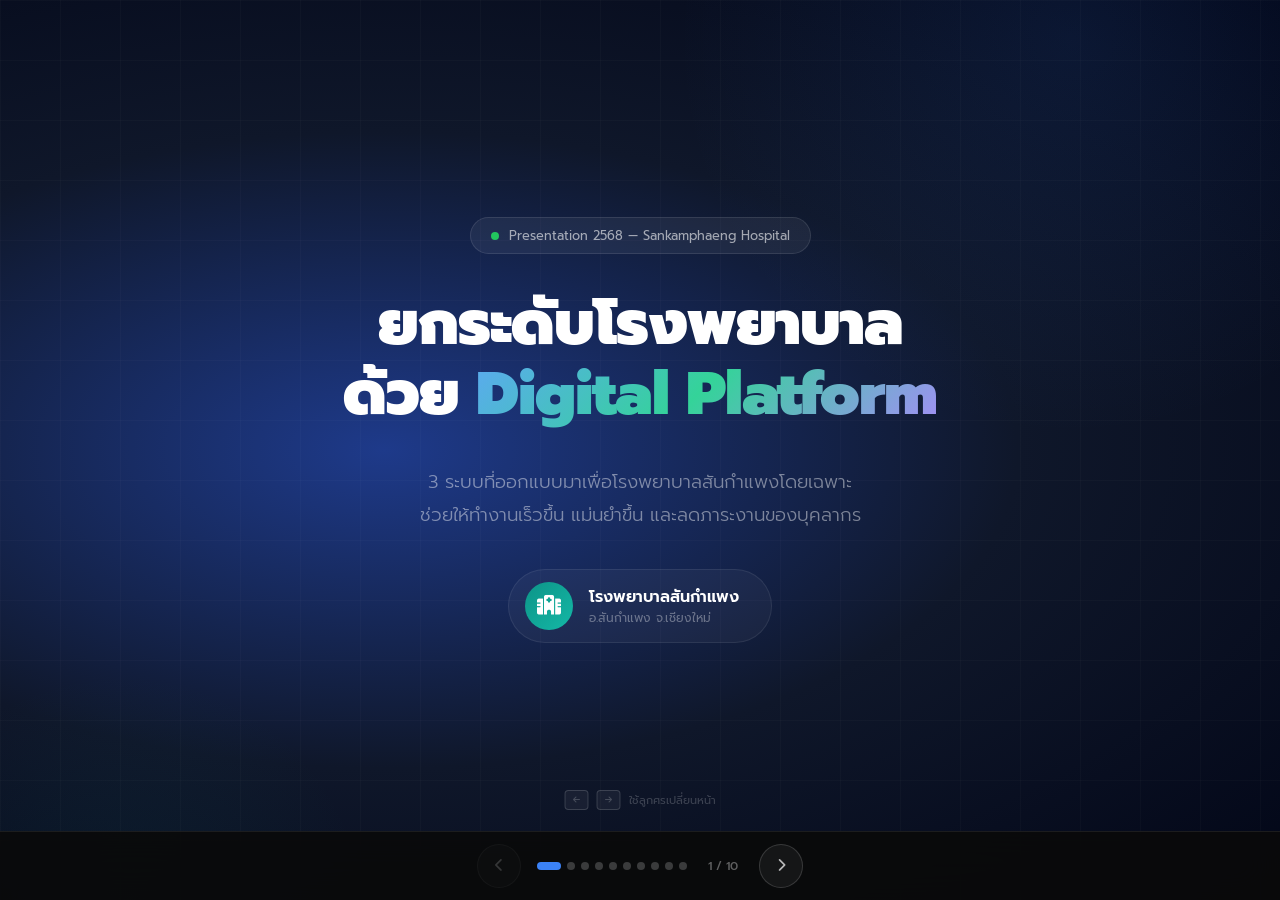
<file: index.html>
<!DOCTYPE html>
<html lang="th">
<head>
    <meta charset="UTF-8">
    <meta name="viewport" content="width=device-width, initial-scale=1.0, maximum-scale=1.0, user-scalable=no, viewport-fit=cover">
    <title>Nectra Solutions - Digital Platform สำหรับโรงพยาบาลสันกำแพง</title>
    <link rel="preconnect" href="https://fonts.googleapis.com">
    <link rel="preconnect" href="https://fonts.gstatic.com" crossorigin>
    <link href="https://fonts.googleapis.com/css2?family=Prompt:wght@300;400;500;600;700;800;900&display=swap" rel="stylesheet">
    <link rel="stylesheet" href="https://cdnjs.cloudflare.com/ajax/libs/font-awesome/6.5.1/css/all.min.css">
    <style>
        :root {
            --primary: #1e40af;
            --primary-light: #3b82f6;
            --accent: #0d9488;
            --accent-light: #14b8a6;
        }

        *, *::before, *::after { margin: 0; padding: 0; box-sizing: border-box; }
        html {
            font-size: 16px;
            overflow: hidden;
            position: fixed;
            inset: 0;
        }

        body {
            font-family: 'Prompt', -apple-system, sans-serif;
            background: #0a0a0a;
            color: white;
            overflow: hidden;
            position: fixed;
            inset: 0;
            -webkit-font-smoothing: antialiased;
            touch-action: none;
            -webkit-overflow-scrolling: auto;
            overscroll-behavior: none;
        }

        /* ===== Slide Container ===== */
        .deck {
            position: fixed;
            inset: 0;
            touch-action: none;
        }

        .slide {
            position: absolute;
            inset: 0;
            display: flex;
            align-items: flex-start;
            justify-content: center;
            padding: 40px 80px 100px;
            opacity: 0;
            visibility: hidden;
            transform: translateX(60px);
            transition: all 0.5s cubic-bezier(0.4, 0, 0.2, 1);
            overflow-y: auto;
            overflow-x: hidden;
            -webkit-overflow-scrolling: touch;
            overscroll-behavior: contain;
            touch-action: pan-y;
        }

        .slide.active {
            opacity: 1;
            visibility: visible;
            transform: translateX(0);
        }

        .slide.exit-left {
            opacity: 0;
            transform: translateX(-60px);
        }

        .slide-inner {
            max-width: 1200px;
            width: 100%;
            padding-top: 20px;
        }

        /* ===== Navigation Controls ===== */
        .slide-controls {
            position: fixed;
            bottom: 0;
            left: 0;
            right: 0;
            z-index: 100;
            display: flex;
            align-items: center;
            justify-content: center;
            gap: 16px;
            background: rgba(10,10,10,0.92);
            backdrop-filter: blur(20px);
            padding: 12px 20px;
            padding-bottom: max(12px, env(safe-area-inset-bottom));
            border-top: 1px solid rgba(255,255,255,0.08);
            touch-action: manipulation;
        }

        .ctrl-btn {
            width: 44px; height: 44px;
            border-radius: 50%;
            border: 1px solid rgba(255,255,255,0.15);
            background: rgba(255,255,255,0.05);
            color: rgba(255,255,255,0.7);
            font-size: 0.85rem;
            cursor: pointer;
            transition: all 0.2s ease;
            display: flex; align-items: center; justify-content: center;
            -webkit-tap-highlight-color: transparent;
            touch-action: manipulation;
        }

        .ctrl-btn:hover {
            background: rgba(255,255,255,0.15);
            color: white;
            border-color: rgba(255,255,255,0.3);
        }

        .ctrl-btn:active {
            background: rgba(255,255,255,0.2);
            transform: scale(0.92);
        }

        .ctrl-btn:disabled {
            opacity: 0.25;
            cursor: not-allowed;
        }

        .slide-dots {
            display: flex;
            gap: 6px;
            align-items: center;
        }

        .slide-dot {
            width: 8px; height: 8px;
            border-radius: 50%;
            background: rgba(255,255,255,0.2);
            cursor: pointer;
            transition: all 0.3s ease;
            border: none;
            -webkit-tap-highlight-color: transparent;
            touch-action: manipulation;
            padding: 0;
        }

        .slide-dot.active {
            background: var(--primary-light);
            width: 24px;
            border-radius: 4px;
        }

        .slide-counter {
            color: rgba(255,255,255,0.35);
            font-size: 0.75rem;
            font-weight: 500;
            min-width: 40px;
            text-align: center;
            font-variant-numeric: tabular-nums;
        }

        /* ===== Keyboard hint ===== */
        .key-hint {
            position: fixed;
            bottom: 90px;
            left: 50%;
            transform: translateX(-50%);
            z-index: 99;
            color: rgba(255,255,255,0.2);
            font-size: 0.7rem;
            display: flex;
            align-items: center;
            gap: 8px;
            pointer-events: none;
        }

        .key-hint kbd {
            display: inline-flex;
            align-items: center;
            justify-content: center;
            width: 24px; height: 20px;
            border: 1px solid rgba(255,255,255,0.15);
            border-radius: 4px;
            font-size: 0.6rem;
            font-family: inherit;
            background: rgba(255,255,255,0.05);
        }

        /* ===== Tags ===== */
        .tag {
            display: inline-flex;
            align-items: center;
            gap: 8px;
            padding: 6px 18px;
            border-radius: 30px;
            font-size: 0.78rem;
            font-weight: 600;
            margin-bottom: 20px;
        }

        .tag-blue { background: rgba(59,130,246,0.12); color: #60a5fa; border: 1px solid rgba(59,130,246,0.2); }
        .tag-teal { background: rgba(13,148,136,0.12); color: #2dd4bf; border: 1px solid rgba(13,148,136,0.2); }
        .tag-amber { background: rgba(245,158,11,0.12); color: #fbbf24; border: 1px solid rgba(245,158,11,0.2); }
        .tag-purple { background: rgba(124,58,237,0.12); color: #a78bfa; border: 1px solid rgba(124,58,237,0.2); }
        .tag-green { background: rgba(34,197,94,0.12); color: #4ade80; border: 1px solid rgba(34,197,94,0.2); }

        /* ===== Buttons ===== */
        .btn-demo {
            display: inline-flex;
            align-items: center;
            gap: 10px;
            padding: 12px 24px;
            border: none;
            border-radius: 12px;
            font-family: 'Prompt', sans-serif;
            font-size: 0.85rem;
            font-weight: 600;
            cursor: pointer;
            text-decoration: none;
            transition: all 0.3s ease;
        }

        .btn-demo:hover { transform: translateY(-2px); filter: brightness(1.1); }

        .btn-blue { background: linear-gradient(135deg, #2563eb, #3b82f6); color: white; box-shadow: 0 4px 20px rgba(37,99,235,0.35); }
        .btn-teal { background: linear-gradient(135deg, #0d9488, #14b8a6); color: white; box-shadow: 0 4px 20px rgba(13,148,136,0.35); }
        .btn-amber { background: linear-gradient(135deg, #d97706, #f59e0b); color: white; box-shadow: 0 4px 20px rgba(217,119,6,0.35); }
        .btn-ghost { background: rgba(255,255,255,0.06); border: 1px solid rgba(255,255,255,0.15); color: rgba(255,255,255,0.8); box-shadow: none; }
        .btn-ghost:hover { background: rgba(255,255,255,0.1); }

        .btn-group { display: flex; gap: 12px; flex-wrap: wrap; margin-top: 28px; }

        /* ========================================================
           SLIDE 0 : HERO
           ======================================================== */
        .s-hero {
            background: radial-gradient(ellipse at 30% 50%, #1e3a8a 0%, #0f172a 50%, #020617 100%);
            align-items: center;
        }

        .s-cta {
            align-items: center;
        }

        .s-hero::before {
            content: '';
            position: absolute;
            top: -40%; right: -15%;
            width: 800px; height: 800px;
            background: radial-gradient(circle, rgba(59,130,246,0.1) 0%, transparent 70%);
            border-radius: 50%;
            pointer-events: none;
        }

        .s-hero::after {
            content: '';
            position: absolute;
            bottom: -30%; left: -10%;
            width: 500px; height: 500px;
            background: radial-gradient(circle, rgba(13,148,136,0.08) 0%, transparent 70%);
            border-radius: 50%;
            pointer-events: none;
        }

        .hero-grid-bg {
            position: absolute; inset: 0;
            background-image:
                linear-gradient(rgba(255,255,255,0.018) 1px, transparent 1px),
                linear-gradient(90deg, rgba(255,255,255,0.018) 1px, transparent 1px);
            background-size: 60px 60px;
            pointer-events: none;
        }

        .hero-layout {
            display: flex;
            flex-direction: column;
            align-items: center;
            text-align: center;
            gap: 36px;
            position: relative;
            z-index: 1;
        }

        .hero-top-badge {
            display: inline-flex;
            align-items: center;
            gap: 10px;
            background: rgba(255,255,255,0.06);
            border: 1px solid rgba(255,255,255,0.1);
            padding: 8px 20px;
            border-radius: 40px;
            color: rgba(255,255,255,0.6);
            font-size: 0.8rem;
        }

        .pulse-dot {
            width: 8px; height: 8px;
            border-radius: 50%;
            background: #22c55e;
            animation: pulse-g 2s infinite;
        }

        @keyframes pulse-g {
            0%,100% { box-shadow: 0 0 0 0 rgba(34,197,94,0.4); }
            50% { box-shadow: 0 0 0 6px rgba(34,197,94,0); }
        }

        .hero-title {
            font-size: 3.8rem;
            font-weight: 900;
            line-height: 1.15;
            letter-spacing: -1px;
            max-width: 900px;
        }

        .hero-title .hl {
            background: linear-gradient(135deg, #60a5fa 0%, #34d399 50%, #a78bfa 100%);
            -webkit-background-clip: text;
            -webkit-text-fill-color: transparent;
            background-clip: text;
        }

        .hero-sub {
            color: rgba(255,255,255,0.45);
            font-size: 1.15rem;
            font-weight: 300;
            max-width: 680px;
            line-height: 1.8;
        }

        .hero-client {
            display: inline-flex;
            align-items: center;
            gap: 16px;
            background: rgba(255,255,255,0.04);
            border: 1px solid rgba(255,255,255,0.08);
            border-radius: 60px;
            padding: 12px 32px 12px 16px;
        }

        .hero-client-icon {
            width: 48px; height: 48px;
            background: linear-gradient(135deg, #0d9488, #14b8a6);
            border-radius: 50%;
            display: flex; align-items: center; justify-content: center;
            color: white; font-size: 1.2rem;
        }

        .hero-client-info { text-align: left; }
        .hero-client-info .name { font-weight: 600; font-size: 1rem; }
        .hero-client-info .desc { color: rgba(255,255,255,0.35); font-size: 0.76rem; }

        /* ========================================================
           SLIDE 1 : OVERVIEW  (3 systems)
           ======================================================== */
        .s-overview { background: linear-gradient(180deg, #0f172a 0%, #020617 100%); }

        .section-head { margin-bottom: 48px; }
        .section-head h2 { font-size: 2.4rem; font-weight: 800; margin-bottom: 10px; }
        .section-head p { color: rgba(255,255,255,0.4); font-size: 1rem; max-width: 600px; }

        .overview-grid {
            display: grid;
            grid-template-columns: repeat(3, 1fr);
            gap: 28px;
        }

        .ov-card {
            background: rgba(255,255,255,0.03);
            border: 1px solid rgba(255,255,255,0.07);
            border-radius: 20px;
            padding: 36px 28px;
            text-align: center;
            transition: all 0.3s ease;
            position: relative;
            overflow: hidden;
        }

        .ov-card::before {
            content: '';
            position: absolute;
            top: 0; left: 0; right: 0;
            height: 3px;
            opacity: 0;
            transition: opacity 0.3s ease;
        }

        .ov-card:hover { transform: translateY(-6px); border-color: transparent; }
        .ov-card:hover::before { opacity: 1; }

        .ov-card-1::before { background: linear-gradient(90deg,#3b82f6,#60a5fa); }
        .ov-card-1:hover { background: rgba(59,130,246,0.06); border-color: rgba(59,130,246,0.2); }
        .ov-card-2::before { background: linear-gradient(90deg,#0d9488,#2dd4bf); }
        .ov-card-2:hover { background: rgba(13,148,136,0.06); border-color: rgba(13,148,136,0.2); }
        .ov-card-3::before { background: linear-gradient(90deg,#f59e0b,#fbbf24); }
        .ov-card-3:hover { background: rgba(245,158,11,0.06); border-color: rgba(245,158,11,0.2); }

        .ov-num { font-size: 0.7rem; font-weight: 700; color: rgba(255,255,255,0.18); letter-spacing: 2px; margin-bottom: 18px; }

        .ov-icon {
            width: 64px; height: 64px;
            border-radius: 18px;
            display: flex; align-items: center; justify-content: center;
            font-size: 1.6rem;
            margin: 0 auto 20px;
        }

        .ov-card h3 { font-size: 1.15rem; font-weight: 700; margin-bottom: 10px; }
        .ov-card p { color: rgba(255,255,255,0.4); font-size: 0.85rem; line-height: 1.7; margin-bottom: 20px; }

        .ov-tags { display: flex; flex-wrap: wrap; gap: 6px; justify-content: center; }
        .ov-tag {
            background: rgba(255,255,255,0.05);
            border: 1px solid rgba(255,255,255,0.08);
            color: rgba(255,255,255,0.55);
            padding: 3px 11px;
            border-radius: 20px;
            font-size: 0.7rem;
        }

        /* ========================================================
           SLIDE 2 : HRM DETAIL
           ======================================================== */
        .s-hrm { background: linear-gradient(160deg, #020617 0%, #0f172a 50%, #172554 100%); }
        .s-hrm::before {
            content: ''; position: absolute; top: 10%; right: -5%;
            width: 500px; height: 500px;
            background: radial-gradient(circle, rgba(59,130,246,0.07) 0%, transparent 70%);
            border-radius: 50%; pointer-events: none;
        }

        .two-col { display: grid; grid-template-columns: 1fr 1fr; gap: 56px; align-items: center; }

        .feat-list { display: flex; flex-direction: column; gap: 18px; }

        .feat-item { display: flex; gap: 14px; }

        .feat-icon {
            width: 42px; height: 42px; min-width: 42px;
            border-radius: 12px;
            display: flex; align-items: center; justify-content: center;
            font-size: 0.95rem;
        }

        .feat-item h4 { font-size: 0.92rem; font-weight: 600; margin-bottom: 3px; }
        .feat-item p { color: rgba(255,255,255,0.38); font-size: 0.8rem; line-height: 1.6; }

        /* Mockup */
        .mockup {
            background: rgba(255,255,255,0.03);
            border: 1px solid rgba(255,255,255,0.08);
            border-radius: 20px;
            overflow: hidden;
            box-shadow: 0 25px 50px rgba(0,0,0,0.35);
        }

        .mockup-bar {
            display: flex; align-items: center; gap: 8px;
            padding: 12px 16px;
            background: rgba(255,255,255,0.03);
            border-bottom: 1px solid rgba(255,255,255,0.06);
        }

        .mockup-dot { width: 9px; height: 9px; border-radius: 50%; }
        .mockup-bar-text { margin-left: 8px; color: rgba(255,255,255,0.25); font-size: 0.68rem; }

        .mockup-body { padding: 20px; }

        .m-stats { display: grid; grid-template-columns: repeat(3,1fr); gap: 10px; margin-bottom: 14px; }

        .m-stat {
            background: rgba(255,255,255,0.035);
            border: 1px solid rgba(255,255,255,0.06);
            border-radius: 10px;
            padding: 12px;
        }

        .m-stat .lb { font-size: 0.6rem; color: rgba(255,255,255,0.3); margin-bottom: 3px; }
        .m-stat .vl { font-size: 1rem; font-weight: 700; }
        .m-stat .ch { font-size: 0.6rem; margin-top: 3px; }

        .m-chart {
            background: rgba(255,255,255,0.025);
            border: 1px solid rgba(255,255,255,0.05);
            border-radius: 10px;
            padding: 14px;
            height: 100px;
            display: flex;
            align-items: flex-end;
            gap: 5px;
        }

        .m-bar { flex: 1; border-radius: 3px 3px 0 0; min-height: 6px; }

        /* ========================================================
           SLIDE 3 : HRM VERSIONS
           ======================================================== */
        .s-hrm-ver { background: linear-gradient(160deg, #020617 0%, #0f172a 60%, #172554 100%); }

        .ver-grid { display: grid; grid-template-columns: 1fr 1fr; gap: 28px; }

        .ver-card {
            background: rgba(255,255,255,0.025);
            border: 1px solid rgba(255,255,255,0.07);
            border-radius: 20px;
            padding: 32px;
            transition: all 0.3s ease;
        }

        .ver-card:hover { background: rgba(255,255,255,0.05); transform: translateY(-4px); }

        .ver-badge {
            display: inline-flex; align-items: center; gap: 6px;
            padding: 4px 14px; border-radius: 20px;
            font-size: 0.7rem; font-weight: 600; margin-bottom: 18px;
        }

        .ver-card h3 { font-size: 1.15rem; font-weight: 700; margin-bottom: 6px; }
        .ver-card .ver-desc { color: rgba(255,255,255,0.38); font-size: 0.85rem; margin-bottom: 20px; line-height: 1.7; }

        .ver-for {
            display: flex; align-items: center; gap: 8px;
            padding: 10px 14px;
            background: rgba(255,255,255,0.03);
            border: 1px solid rgba(255,255,255,0.06);
            border-radius: 10px;
            color: rgba(255,255,255,0.45);
            font-size: 0.78rem;
            margin-bottom: 20px;
        }

        .ver-for i { color: rgba(255,255,255,0.25); }

        .ver-list { list-style: none; display: flex; flex-direction: column; gap: 10px; margin-bottom: 24px; }

        .ver-list li {
            display: flex; align-items: center; gap: 10px;
            color: rgba(255,255,255,0.55); font-size: 0.82rem;
        }

        .ver-list li i {
            font-size: 0.7rem; width: 20px; height: 20px;
            display: flex; align-items: center; justify-content: center;
            border-radius: 50%;
        }

        .ck-blue { background: rgba(59,130,246,0.15); color: #60a5fa; }
        .ck-teal { background: rgba(13,148,136,0.15); color: #2dd4bf; }

        /* ========================================================
           SLIDE 4 : DISCHARGE DETAIL
           ======================================================== */
        .s-discharge { background: linear-gradient(160deg, #042f2e 0%, #0f172a 50%, #020617 100%); }
        .s-discharge::before {
            content: ''; position: absolute; bottom: 10%; left: -5%;
            width: 500px; height: 500px;
            background: radial-gradient(circle, rgba(13,148,136,0.07) 0%, transparent 70%);
            border-radius: 50%; pointer-events: none;
        }

        .patient-row {
            display: flex; align-items: center; gap: 10px;
            padding: 9px 12px;
            background: rgba(255,255,255,0.02);
            border: 1px solid rgba(255,255,255,0.04);
            border-radius: 8px;
            margin-bottom: 7px;
        }

        .patient-avatar {
            width: 30px; height: 30px; border-radius: 50%;
            background: rgba(255,255,255,0.07);
            display: flex; align-items: center; justify-content: center;
            font-size: 0.6rem; color: rgba(255,255,255,0.35);
        }

        .patient-info { flex: 1; }
        .patient-info .nm { color: rgba(255,255,255,0.65); font-size: 0.7rem; font-weight: 500; }
        .patient-info .mt { color: rgba(255,255,255,0.28); font-size: 0.58rem; }

        .status-badge {
            padding: 2px 9px; border-radius: 20px;
            font-size: 0.58rem; font-weight: 600;
        }

        /* ========================================================
           SLIDE 5 : DISCHARGE FLOW
           ======================================================== */
        .s-dc-flow { background: linear-gradient(180deg, #0f172a 0%, #042f2e 100%); }

        .flow-steps { display: flex; align-items: center; gap: 0; flex-wrap: wrap; justify-content: center; }

        .flow-step {
            display: flex; flex-direction: column; align-items: center;
            text-align: center; min-width: 120px;
        }

        .flow-icon {
            width: 52px; height: 52px; border-radius: 14px;
            display: flex; align-items: center; justify-content: center;
            font-size: 1.1rem; margin-bottom: 10px; position: relative;
        }

        .flow-num {
            position: absolute; top: -5px; right: -5px;
            width: 18px; height: 18px; border-radius: 50%;
            background: rgba(0,0,0,0.8); color: rgba(255,255,255,0.5);
            font-size: 0.55rem; font-weight: 700;
            display: flex; align-items: center; justify-content: center;
            border: 1px solid rgba(255,255,255,0.12);
        }

        .flow-step h5 { font-size: 0.78rem; font-weight: 600; margin-bottom: 3px; }
        .flow-step p { color: rgba(255,255,255,0.3); font-size: 0.68rem; }

        .flow-arrow {
            color: rgba(255,255,255,0.12); font-size: 1.1rem;
            min-width: 36px; text-align: center; margin-bottom: 28px;
        }

        /* Stats row */
        .stats-row {
            display: grid; grid-template-columns: repeat(4,1fr);
            gap: 20px; margin-top: 40px;
            padding-top: 40px;
            border-top: 1px solid rgba(255,255,255,0.06);
        }

        .stat-item { text-align: center; }

        .stat-num {
            font-size: 2.2rem; font-weight: 900; line-height: 1; margin-bottom: 6px;
            background: linear-gradient(135deg, #60a5fa, #34d399);
            -webkit-background-clip: text; -webkit-text-fill-color: transparent; background-clip: text;
        }

        .stat-label { color: rgba(255,255,255,0.35); font-size: 0.8rem; line-height: 1.4; }

        /* ========================================================
           SLIDE 6 : STOCK DETAIL
           ======================================================== */
        .s-stock { background: linear-gradient(160deg, #1c1917 0%, #0f172a 50%, #020617 100%); }
        .s-stock::before {
            content: ''; position: absolute; top: 20%; right: -5%;
            width: 500px; height: 500px;
            background: radial-gradient(circle, rgba(245,158,11,0.06) 0%, transparent 70%);
            border-radius: 50%; pointer-events: none;
        }

        .stock-item {
            display: flex; align-items: center; justify-content: space-between;
            padding: 9px 12px;
            background: rgba(255,255,255,0.02);
            border: 1px solid rgba(255,255,255,0.04);
            border-radius: 8px;
            margin-bottom: 7px;
        }

        .stock-item .s-name { color: rgba(255,255,255,0.65); font-size: 0.7rem; font-weight: 500; }
        .stock-item .s-qty { color: rgba(255,255,255,0.38); font-size: 0.7rem; }

        .stock-bar { height: 3px; background: rgba(255,255,255,0.06); border-radius: 2px; margin-top: 5px; overflow: hidden; width: 120px; }
        .stock-fill { height: 100%; border-radius: 2px; }

        /* ========================================================
           SLIDE 7 : STOCK FLOW
           ======================================================== */
        .s-st-flow { background: linear-gradient(180deg, #0f172a 0%, #1c1917 100%); }

        /* ========================================================
           SLIDE 8 : WHY US
           ======================================================== */
        .s-why { background: linear-gradient(180deg, #020617 0%, #0f172a 100%); }

        .why-grid { display: grid; grid-template-columns: repeat(4,1fr); gap: 22px; }

        .why-card {
            background: rgba(255,255,255,0.025);
            border: 1px solid rgba(255,255,255,0.06);
            border-radius: 16px;
            padding: 28px 22px;
            text-align: center;
            transition: all 0.3s ease;
        }

        .why-card:hover { background: rgba(255,255,255,0.05); transform: translateY(-4px); }

        .why-icon {
            width: 52px; height: 52px; border-radius: 14px;
            display: flex; align-items: center; justify-content: center;
            font-size: 1.2rem; margin: 0 auto 16px;
        }

        .why-card h4 { font-size: 0.95rem; font-weight: 600; margin-bottom: 6px; }
        .why-card p { color: rgba(255,255,255,0.38); font-size: 0.78rem; line-height: 1.6; }

        /* ========================================================
           SLIDE 9 : CTA
           ======================================================== */
        .s-cta {
            background: linear-gradient(160deg, #0f172a 0%, #1e3a8a 40%, #0d9488 100%);
            text-align: center;
        }

        .cta-title { font-size: 2.8rem; font-weight: 900; margin-bottom: 16px; line-height: 1.2; }
        .cta-title .hl {
            background: linear-gradient(135deg, #60a5fa, #34d399);
            -webkit-background-clip: text; -webkit-text-fill-color: transparent; background-clip: text;
        }

        .cta-sub { color: rgba(255,255,255,0.55); font-size: 1.05rem; max-width: 550px; margin: 0 auto 36px; line-height: 1.8; }

        .cta-cards { display: flex; justify-content: center; gap: 18px; flex-wrap: wrap; margin-bottom: 32px; }

        .cta-card {
            background: rgba(255,255,255,0.07);
            border: 1px solid rgba(255,255,255,0.13);
            border-radius: 16px;
            padding: 22px 28px;
            text-decoration: none;
            transition: all 0.3s ease;
            min-width: 180px;
            backdrop-filter: blur(8px);
        }

        .cta-card:hover { background: rgba(255,255,255,0.14); transform: translateY(-4px); box-shadow: 0 12px 40px rgba(0,0,0,0.25); }

        .cta-card .cta-icon { font-size: 1.8rem; margin-bottom: 10px; }
        .cta-card h4 { color: white; font-size: 0.9rem; font-weight: 600; margin-bottom: 3px; }
        .cta-card p { color: rgba(255,255,255,0.4); font-size: 0.72rem; }

        .cta-note { color: rgba(255,255,255,0.25); font-size: 0.78rem; }

        /* Footer inside CTA slide */
        .slide-footer {
            position: absolute;
            bottom: 70px; left: 0; right: 0;
            padding: 16px 40px;
            display: flex;
            justify-content: space-between;
            align-items: center;
            border-top: 1px solid rgba(255,255,255,0.05);
        }

        .sf-brand { display: flex; align-items: center; gap: 10px; }

        .sf-logo {
            width: 32px; height: 32px;
            background: linear-gradient(135deg, var(--primary-light), var(--accent));
            border-radius: 8px;
            display: flex; align-items: center; justify-content: center;
            color: white; font-size: 0.8rem; font-weight: 800;
        }

        .sf-brand-text h3 { color: rgba(255,255,255,0.7); font-size: 0.82rem; font-weight: 600; }
        .sf-brand-text p { color: rgba(255,255,255,0.25); font-size: 0.65rem; }
        .sf-right { color: rgba(255,255,255,0.2); font-size: 0.72rem; }

        /* ===== Responsive ===== */
        @media (max-width: 1024px) {
            .slide { padding: 30px 32px 90px; }
            .hero-title { font-size: 2.8rem; }
            .overview-grid { grid-template-columns: 1fr 1fr; }
            .two-col { grid-template-columns: 1fr; gap: 28px; }
            .ver-grid { grid-template-columns: 1fr; }
            .why-grid { grid-template-columns: repeat(2,1fr); }
            .stats-row { grid-template-columns: repeat(2,1fr); }
        }

        @media (max-width: 768px) {
            .slide { padding: 16px 18px 80px; }
            .slide-inner { padding-top: 8px; }
            .hero-layout { gap: 20px; }
            .hero-title { font-size: 1.8rem; letter-spacing: -0.5px; }
            .hero-sub { font-size: 0.88rem; line-height: 1.6; }
            .hero-top-badge { font-size: 0.7rem; padding: 6px 14px; }
            .hero-client { padding: 10px 16px 10px 10px; gap: 10px; }
            .hero-client-icon { width: 38px; height: 38px; font-size: 1rem; }
            .hero-client-info .name { font-size: 0.88rem; }
            .hero-client-info .desc { font-size: 0.7rem; }

            .section-head { margin-bottom: 24px; }
            .section-head h2 { font-size: 1.4rem; }
            .section-head p { font-size: 0.85rem; }
            .tag { font-size: 0.7rem; padding: 4px 12px; margin-bottom: 12px; }

            .overview-grid { grid-template-columns: 1fr; gap: 14px; }
            .ov-card { padding: 20px 18px; border-radius: 14px; }
            .ov-icon { width: 48px; height: 48px; font-size: 1.2rem; margin-bottom: 12px; }
            .ov-card h3 { font-size: 1rem; }
            .ov-card p { font-size: 0.78rem; margin-bottom: 12px; }
            .ov-num { font-size: 0.6rem; margin-bottom: 10px; }

            .two-col { grid-template-columns: 1fr; gap: 24px; }
            .feat-list { gap: 14px; }
            .feat-icon { width: 36px; height: 36px; min-width: 36px; font-size: 0.85rem; border-radius: 10px; }
            .feat-item { gap: 10px; }
            .feat-item h4 { font-size: 0.85rem; }
            .feat-item p { font-size: 0.75rem; }

            .mockup { display: none; }

            .m-stats { grid-template-columns: 1fr 1fr; gap: 8px; }
            .m-stat { padding: 10px; }
            .m-stat .vl { font-size: 0.9rem; }

            .ver-grid { grid-template-columns: 1fr; gap: 14px; }
            .ver-card { padding: 20px 18px; border-radius: 14px; }
            .ver-card h3 { font-size: 1rem; }
            .ver-card .ver-desc { font-size: 0.8rem; margin-bottom: 14px; }
            .ver-for { font-size: 0.72rem; padding: 8px 12px; margin-bottom: 14px; }
            .ver-list { gap: 8px; margin-bottom: 18px; }
            .ver-list li { font-size: 0.78rem; }
            .ver-badge { font-size: 0.65rem; margin-bottom: 12px; }

            .why-grid { grid-template-columns: 1fr 1fr; gap: 12px; }
            .why-card { padding: 18px 14px; border-radius: 12px; }
            .why-icon { width: 42px; height: 42px; font-size: 1rem; margin-bottom: 10px; }
            .why-card h4 { font-size: 0.82rem; }
            .why-card p { font-size: 0.72rem; }

            .cta-title { font-size: 1.7rem; }
            .cta-sub { font-size: 0.9rem; margin-bottom: 24px; }
            .cta-cards { flex-direction: column; align-items: stretch; gap: 10px; }
            .cta-card { padding: 16px 20px; min-width: auto; display: flex; align-items: center; gap: 14px; border-radius: 12px; }
            .cta-card .cta-icon { font-size: 1.3rem; margin-bottom: 0; }
            .cta-card h4 { font-size: 0.85rem; text-align: left; }
            .cta-card p { font-size: 0.68rem; text-align: left; }
            .cta-note { font-size: 0.7rem; }

            .flow-steps { gap: 0; }
            .flow-step { min-width: 72px; }
            .flow-icon { width: 42px; height: 42px; font-size: 0.9rem; border-radius: 10px; }
            .flow-num { width: 16px; height: 16px; font-size: 0.5rem; }
            .flow-step h5 { font-size: 0.68rem; }
            .flow-step p { font-size: 0.6rem; }
            .flow-arrow { min-width: 16px; font-size: 0.75rem; margin-bottom: 24px; }

            .stats-row { grid-template-columns: 1fr 1fr; gap: 12px; margin-top: 24px; padding-top: 24px; }
            .stat-num { font-size: 1.4rem; }
            .stat-label { font-size: 0.7rem; }

            .key-hint { display: none; }

            .btn-demo { padding: 10px 18px; font-size: 0.8rem; border-radius: 10px; }
            .btn-group { margin-top: 20px; gap: 10px; }
            .btn-group .btn-demo { width: 100%; justify-content: center; }

            .slide-footer { padding: 12px 18px; flex-direction: column; gap: 6px; text-align: center; }
            .sf-brand-text h3 { font-size: 0.75rem; }
            .sf-brand-text p { font-size: 0.6rem; }
            .sf-right { font-size: 0.6rem; }

            .patient-row { padding: 7px 10px; gap: 8px; }
            .patient-avatar { width: 26px; height: 26px; font-size: 0.55rem; }
            .patient-info .nm { font-size: 0.65rem; }
            .patient-info .mt { font-size: 0.55rem; }
            .status-badge { font-size: 0.52rem; padding: 2px 7px; }

            .stock-item { padding: 7px 10px; }
            .stock-item .s-name { font-size: 0.65rem; }
            .stock-item .s-qty { font-size: 0.65rem; }
            .stock-bar { width: 80px; }
        }

        @media (max-width: 480px) {
            .hero-title { font-size: 1.55rem; }
            .slide-controls { gap: 8px; padding: 10px 14px; }
            .ctrl-btn { width: 38px; height: 38px; font-size: 0.8rem; }
            .slide-dot { width: 6px; height: 6px; }
            .slide-dot.active { width: 18px; }
            .slide-counter { font-size: 0.68rem; min-width: 34px; }
            .overview-grid { gap: 10px; }
            .why-grid { gap: 10px; }
        }

        /* ===== Custom Scrollbar for slide overflow ===== */
        .slide::-webkit-scrollbar { width: 3px; }
        .slide::-webkit-scrollbar-track { background: transparent; }
        .slide::-webkit-scrollbar-thumb { background: rgba(255,255,255,0.08); border-radius: 2px; }
    </style>
</head>
<body>

<div class="deck" id="deck">

    <!-- ==================== SLIDE 0 : HERO ==================== -->
    <div class="slide s-hero active" data-index="0">
        <div class="hero-grid-bg"></div>
        <div class="slide-inner">
            <div class="hero-layout">
                <div class="hero-top-badge">
                    <span class="pulse-dot"></span>
                    Presentation 2568 &mdash; Sankamphaeng Hospital
                </div>

                <h1 class="hero-title">
                    ยกระดับโรงพยาบาล<br>
                    ด้วย<span class="hl"> Digital Platform</span>
                </h1>

                <p class="hero-sub">
                    3 ระบบที่ออกแบบมาเพื่อโรงพยาบาลสันกำแพงโดยเฉพาะ<br>
                    ช่วยให้ทำงานเร็วขึ้น แม่นยำขึ้น และลดภาระงานของบุคลากร
                </p>

                <div class="hero-client">
                    <div class="hero-client-icon"><i class="fas fa-hospital"></i></div>
                    <div class="hero-client-info">
                        <div class="name">โรงพยาบาลสันกำแพง</div>
                        <div class="desc">อ.สันกำแพง จ.เชียงใหม่</div>
                    </div>
                </div>
            </div>
        </div>
    </div>

    <!-- ==================== SLIDE 1 : OVERVIEW ==================== -->
    <div class="slide s-overview" data-index="1">
        <div class="slide-inner">
            <div class="section-head">
                <div class="tag tag-green"><i class="fas fa-lightbulb"></i> ภาพรวมระบบ</div>
                <h2>3 ระบบหลักที่เราออกแบบให้</h2>
                <p>ตอบโจทย์ทุกแผนก ตั้งแต่ HR, พยาบาล, ช่างซ่อมบำรุง ไปจนถึงผู้บริหาร</p>
            </div>

            <div class="overview-grid">
                <div class="ov-card ov-card-1">
                    <div class="ov-num">SYSTEM 01</div>
                    <div class="ov-icon" style="background:rgba(59,130,246,0.1);color:#60a5fa">
                        <i class="fas fa-users-gear"></i>
                    </div>
                    <h3>HRM - บริหารทรัพยากรบุคคล</h3>
                    <p>สลิปเงินเดือนดิจิทัล ระบบลา OT เวลาทำงาน สวัสดิการ ทั้งเวอร์ชันเต็มและเวอร์ชันง่ายสำหรับมือถือ</p>
                    <div class="ov-tags">
                        <span class="ov-tag">สลิปเงินเดือน</span>
                        <span class="ov-tag">ระบบลา</span>
                        <span class="ov-tag">OT</span>
                        <span class="ov-tag">สวัสดิการ</span>
                        <span class="ov-tag">ใบรับรอง</span>
                    </div>
                </div>

                <div class="ov-card ov-card-2">
                    <div class="ov-num">SYSTEM 02</div>
                    <div class="ov-icon" style="background:rgba(13,148,136,0.1);color:#2dd4bf">
                        <i class="fas fa-hospital-user"></i>
                    </div>
                    <h3>Discharge Center</h3>
                    <p>ติดตามผู้ป่วยตั้งแต่ Admit จนถึง Follow-up หลังกลับบ้าน วางแผน Home Visit ลด Re-admission</p>
                    <div class="ov-tags">
                        <span class="ov-tag">Discharge Plan</span>
                        <span class="ov-tag">Follow-up</span>
                        <span class="ov-tag">Home Visit</span>
                        <span class="ov-tag">สถิติ</span>
                    </div>
                </div>

                <div class="ov-card ov-card-3">
                    <div class="ov-num">SYSTEM 03</div>
                    <div class="ov-icon" style="background:rgba(245,158,11,0.1);color:#fbbf24">
                        <i class="fas fa-warehouse"></i>
                    </div>
                    <h3>Stock & Equipment</h3>
                    <p>จัดการครุภัณฑ์ ซ่อมบำรุง คลังวัสดุ สแกนบาร์โค้ด ติดตามสถานะอุปกรณ์ทุกชิ้น</p>
                    <div class="ov-tags">
                        <span class="ov-tag">ทะเบียนครุภัณฑ์</span>
                        <span class="ov-tag">ซ่อมบำรุง</span>
                        <span class="ov-tag">คลังวัสดุ</span>
                        <span class="ov-tag">Barcode</span>
                    </div>
                </div>
            </div>
        </div>
    </div>

    <!-- ==================== SLIDE 2 : HRM DETAIL ==================== -->
    <div class="slide s-hrm" data-index="2">
        <div class="slide-inner">
            <div class="section-head">
                <div class="tag tag-blue"><i class="fas fa-users-gear"></i> SYSTEM 01</div>
                <h2>HRM - บริหารทรัพยากรบุคคล</h2>
                <p>ให้บุคลากรทุกคนเข้าถึงข้อมูลของตัวเองได้ทันที ลดภาระงาน HR</p>
            </div>

            <div class="two-col">
                <div>
                    <div class="feat-list">
                        <div class="feat-item">
                            <div class="feat-icon" style="background:rgba(59,130,246,0.1);color:#60a5fa"><i class="fas fa-receipt"></i></div>
                            <div>
                                <h4>สลิปเงินเดือนดิจิทัล</h4>
                                <p>ดูย้อนหลังได้ทุกเดือน ดาวน์โหลด PDF ข้อมูลเป็นความลับ เข้าถึงได้เฉพาะเจ้าตัว</p>
                            </div>
                        </div>
                        <div class="feat-item">
                            <div class="feat-icon" style="background:rgba(34,197,94,0.1);color:#4ade80"><i class="fas fa-calendar-check"></i></div>
                            <div>
                                <h4>ระบบลาออนไลน์</h4>
                                <p>ลาป่วย ลากิจ ลาพักร้อน กดจากมือถือ เห็นวันลาคงเหลือทันที อนุมัติผ่านระบบ</p>
                            </div>
                        </div>
                        <div class="feat-item">
                            <div class="feat-icon" style="background:rgba(245,158,11,0.1);color:#fbbf24"><i class="fas fa-clock"></i></div>
                            <div>
                                <h4>ลงเวลาทำงาน & OT</h4>
                                <p>บันทึกเวลาเข้า-ออก คำนวณ OT อัตโนมัติ ดูสรุปรายเดือน</p>
                            </div>
                        </div>
                        <div class="feat-item">
                            <div class="feat-icon" style="background:rgba(124,58,237,0.1);color:#a78bfa"><i class="fas fa-shield-halved"></i></div>
                            <div>
                                <h4>ข้อมูลภาษี & ประกันสังคม</h4>
                                <p>สรุปภาษีหัก ณ ที่จ่าย ประกันสังคม กบข. ทั้งปี ใช้ยื่นภาษีได้เลย</p>
                            </div>
                        </div>
                    </div>
                    <div class="btn-group">
                        <a href="hrm/" class="btn-demo btn-blue"><i class="fas fa-desktop"></i> ทดลอง HRM ฉบับเต็ม</a>
                        <a href="hrm-simple/" class="btn-demo btn-teal"><i class="fas fa-mobile-screen-button"></i> ทดลอง HRM เวอร์ชันง่าย</a>
                    </div>
                </div>
                <div>
                    <div class="mockup">
                        <div class="mockup-bar">
                            <div class="mockup-dot" style="background:#ef4444"></div>
                            <div class="mockup-dot" style="background:#f59e0b"></div>
                            <div class="mockup-dot" style="background:#22c55e"></div>
                            <span class="mockup-bar-text">HRM Dashboard</span>
                        </div>
                        <div class="mockup-body">
                            <div class="m-stats">
                                <div class="m-stat">
                                    <div class="lb">เงินเดือนสุทธิ</div>
                                    <div class="vl" style="color:#60a5fa">38,582</div>
                                    <div class="ch" style="color:#4ade80">+2.3%</div>
                                </div>
                                <div class="m-stat">
                                    <div class="lb">วันลาคงเหลือ</div>
                                    <div class="vl" style="color:#fbbf24">8 วัน</div>
                                    <div class="ch" style="color:rgba(255,255,255,0.25)">จาก 10 วัน</div>
                                </div>
                                <div class="m-stat">
                                    <div class="lb">OT เดือนนี้</div>
                                    <div class="vl" style="color:#2dd4bf">4,800</div>
                                    <div class="ch" style="color:rgba(255,255,255,0.25)">12 ชม.</div>
                                </div>
                            </div>
                            <div class="m-chart">
                                <div class="m-bar" style="height:35%;background:rgba(59,130,246,0.35)"></div>
                                <div class="m-bar" style="height:50%;background:rgba(59,130,246,0.45)"></div>
                                <div class="m-bar" style="height:42%;background:rgba(59,130,246,0.4)"></div>
                                <div class="m-bar" style="height:60%;background:rgba(59,130,246,0.5)"></div>
                                <div class="m-bar" style="height:55%;background:rgba(59,130,246,0.48)"></div>
                                <div class="m-bar" style="height:48%;background:rgba(59,130,246,0.42)"></div>
                                <div class="m-bar" style="height:65%;background:rgba(59,130,246,0.55)"></div>
                                <div class="m-bar" style="height:72%;background:rgba(59,130,246,0.62)"></div>
                                <div class="m-bar" style="height:58%;background:rgba(59,130,246,0.5)"></div>
                                <div class="m-bar" style="height:78%;background:rgba(59,130,246,0.68)"></div>
                                <div class="m-bar" style="height:68%;background:rgba(59,130,246,0.6)"></div>
                                <div class="m-bar" style="height:88%;background:linear-gradient(to top,#3b82f6,#60a5fa)"></div>
                            </div>
                        </div>
                    </div>
                </div>
            </div>
        </div>
    </div>

    <!-- ==================== SLIDE 3 : HRM VERSIONS ==================== -->
    <div class="slide s-hrm-ver" data-index="3">
        <div class="slide-inner">
            <div class="section-head">
                <div class="tag tag-blue"><i class="fas fa-code-compare"></i> HRM &mdash; 2 เวอร์ชัน</div>
                <h2>เลือกแบบที่เหมาะกับการใช้งาน</h2>
                <p>ฉบับเต็มสำหรับ HR และหัวหน้า &bull; เวอร์ชันง่ายสำหรับบุคลากรทุกคน</p>
            </div>

            <div class="ver-grid">
                <!-- Full -->
                <div class="ver-card">
                    <div class="ver-badge" style="background:rgba(59,130,246,0.12);color:#60a5fa;border:1px solid rgba(59,130,246,0.2)">
                        <i class="fas fa-desktop"></i> Full Version
                    </div>
                    <h3>HRM ฉบับเต็ม</h3>
                    <p class="ver-desc">ระบบครบครัน มี Dashboard สถิติ สำหรับงาน HR และบุคลากรที่ต้องการข้อมูลละเอียด</p>
                    <div class="ver-for"><i class="fas fa-user-tie"></i> เหมาะสำหรับ: ฝ่าย HR, หัวหน้าแผนก, ผู้บริหาร</div>
                    <ul class="ver-list">
                        <li><i class="fas fa-check ck-blue"></i> Dashboard สรุปภาพรวม</li>
                        <li><i class="fas fa-check ck-blue"></i> สลิปเงินเดือน + ดาวน์โหลด PDF</li>
                        <li><i class="fas fa-check ck-blue"></i> ระบบลา + อนุมัติออนไลน์</li>
                        <li><i class="fas fa-check ck-blue"></i> จัดการ OT และเวลาทำงาน</li>
                        <li><i class="fas fa-check ck-blue"></i> ข้อมูลภาษี / ประกันสังคม</li>
                        <li><i class="fas fa-check ck-blue"></i> สวัสดิการ / ฝึกอบรม / เอกสาร</li>
                        <li><i class="fas fa-check ck-blue"></i> ประกาศข่าวสาร</li>
                        <li><i class="fas fa-check ck-blue"></i> เข้าสู่ระบบด้วยรหัสพนักงาน + Password</li>
                    </ul>
                    <a href="hrm/" class="btn-demo btn-blue" style="width:100%;justify-content:center">
                        <i class="fas fa-play"></i> ทดลองใช้ HRM ฉบับเต็ม
                    </a>
                </div>

                <!-- Simple -->
                <div class="ver-card">
                    <div class="ver-badge" style="background:rgba(13,148,136,0.12);color:#2dd4bf;border:1px solid rgba(13,148,136,0.2)">
                        <i class="fas fa-mobile-screen-button"></i> Simple Version
                    </div>
                    <h3>HRM เวอร์ชันง่าย</h3>
                    <p class="ver-desc">ดูข้อมูลสำคัญได้ทันทีจากมือถือ ไม่ต้องจำ Password เข้าด้วย OTP ผ่านเบอร์โทร</p>
                    <div class="ver-for"><i class="fas fa-users"></i> เหมาะสำหรับ: บุคลากรทุกคน, พยาบาล, เจ้าหน้าที่</div>
                    <ul class="ver-list">
                        <li><i class="fas fa-check ck-teal"></i> เข้าระบบด้วยเบอร์โทร + OTP</li>
                        <li><i class="fas fa-check ck-teal"></i> ดูสลิปเงินเดือนทันที</li>
                        <li><i class="fas fa-check ck-teal"></i> เช็ควันลาคงเหลือ</li>
                        <li><i class="fas fa-check ck-teal"></i> ข้อมูลส่วนตัว</li>
                        <li><i class="fas fa-check ck-teal"></i> ออกแบบสำหรับมือถือโดยเฉพาะ</li>
                        <li><i class="fas fa-check ck-teal"></i> ใช้งานง่าย ไม่ต้องเรียนรู้มาก</li>
                    </ul>
                    <a href="hrm-simple/" class="btn-demo btn-teal" style="width:100%;justify-content:center">
                        <i class="fas fa-play"></i> ทดลองใช้ HRM เวอร์ชันง่าย
                    </a>
                </div>
            </div>
        </div>
    </div>

    <!-- ==================== SLIDE 4 : DISCHARGE DETAIL ==================== -->
    <div class="slide s-discharge" data-index="4">
        <div class="slide-inner">
            <div class="section-head">
                <div class="tag tag-teal"><i class="fas fa-hospital-user"></i> SYSTEM 02</div>
                <h2>Discharge Center - ศูนย์วางแผนจำหน่าย</h2>
                <p>ติดตามผู้ป่วยตั้งแต่ Admit จนถึง Follow-up หลังกลับบ้าน</p>
            </div>

            <div class="two-col">
                <div>
                    <div class="feat-list">
                        <div class="feat-item">
                            <div class="feat-icon" style="background:rgba(13,148,136,0.1);color:#2dd4bf"><i class="fas fa-clipboard-list"></i></div>
                            <div>
                                <h4>Dashboard ผู้ป่วย Real-time</h4>
                                <p>จำนวนผู้ป่วย Admit, รอ Discharge, Follow-up ดูได้ทันที พร้อมสถิติรายวัน</p>
                            </div>
                        </div>
                        <div class="feat-item">
                            <div class="feat-icon" style="background:rgba(59,130,246,0.1);color:#60a5fa"><i class="fas fa-route"></i></div>
                            <div>
                                <h4>Discharge Planning</h4>
                                <p>วางแผนจำหน่ายล่วงหน้า กำหนดวันที่คาดว่าจะ Discharge เตรียมความพร้อมก่อนกลับบ้าน</p>
                            </div>
                        </div>
                        <div class="feat-item">
                            <div class="feat-icon" style="background:rgba(245,158,11,0.1);color:#fbbf24"><i class="fas fa-phone-volume"></i></div>
                            <div>
                                <h4>ระบบ Follow-up</h4>
                                <p>แจ้งเตือนนัด Follow-up ผู้ป่วยหลังจำหน่าย ไม่มีตกหล่น ติดตามอาการอย่างต่อเนื่อง</p>
                            </div>
                        </div>
                        <div class="feat-item">
                            <div class="feat-icon" style="background:rgba(124,58,237,0.1);color:#a78bfa"><i class="fas fa-house-medical"></i></div>
                            <div>
                                <h4>Home Visit Management</h4>
                                <p>จัดตาราง Home Visit บันทึกผลเยี่ยมบ้าน ดูประวัติการเยี่ยมย้อนหลัง</p>
                            </div>
                        </div>
                    </div>
                    <div class="btn-group">
                        <a href="discharge/" class="btn-demo btn-teal"><i class="fas fa-play"></i> ทดลองใช้ Discharge Center</a>
                    </div>
                </div>
                <div>
                    <div class="mockup">
                        <div class="mockup-bar">
                            <div class="mockup-dot" style="background:#ef4444"></div>
                            <div class="mockup-dot" style="background:#f59e0b"></div>
                            <div class="mockup-dot" style="background:#22c55e"></div>
                            <span class="mockup-bar-text">Discharge Center</span>
                        </div>
                        <div class="mockup-body">
                            <div class="m-stats">
                                <div class="m-stat">
                                    <div class="lb">ผู้ป่วยใน</div>
                                    <div class="vl" style="color:#2dd4bf">47</div>
                                    <div class="ch" style="color:#f87171">+3 วันนี้</div>
                                </div>
                                <div class="m-stat">
                                    <div class="lb">รอ Discharge</div>
                                    <div class="vl" style="color:#fbbf24">12</div>
                                    <div class="ch" style="color:rgba(255,255,255,0.25)">5 พร้อมวันนี้</div>
                                </div>
                                <div class="m-stat">
                                    <div class="lb">Follow-up</div>
                                    <div class="vl" style="color:#60a5fa">28</div>
                                    <div class="ch" style="color:#4ade80">8 นัดวันนี้</div>
                                </div>
                            </div>
                            <div class="patient-row">
                                <div class="patient-avatar"><i class="fas fa-user"></i></div>
                                <div class="patient-info">
                                    <div class="nm">นายสมชาย ใจดี</div>
                                    <div class="mt">Ward A &bull; Admit 3 วัน</div>
                                </div>
                                <div class="status-badge" style="background:rgba(34,197,94,0.15);color:#4ade80">พร้อม D/C</div>
                            </div>
                            <div class="patient-row">
                                <div class="patient-avatar"><i class="fas fa-user"></i></div>
                                <div class="patient-info">
                                    <div class="nm">นางสาวสุดา รักษา</div>
                                    <div class="mt">Ward B &bull; Admit 5 วัน</div>
                                </div>
                                <div class="status-badge" style="background:rgba(245,158,11,0.15);color:#fbbf24">วางแผน D/C</div>
                            </div>
                            <div class="patient-row">
                                <div class="patient-avatar"><i class="fas fa-user"></i></div>
                                <div class="patient-info">
                                    <div class="nm">นายวิชัย สุขใจ</div>
                                    <div class="mt">D/C แล้ว 2 วัน</div>
                                </div>
                                <div class="status-badge" style="background:rgba(59,130,246,0.15);color:#60a5fa">Follow-up</div>
                            </div>
                        </div>
                    </div>
                </div>
            </div>
        </div>
    </div>

    <!-- ==================== SLIDE 5 : DISCHARGE FLOW ==================== -->
    <div class="slide s-dc-flow" data-index="5">
        <div class="slide-inner">
            <div class="section-head">
                <div class="tag tag-teal"><i class="fas fa-route"></i> Discharge Center &mdash; Workflow</div>
                <h2>Flow การทำงานของระบบ</h2>
                <p>ครอบคลุมตั้งแต่วันแรกที่ผู้ป่วย Admit จนถึงการติดตามหลังกลับบ้าน</p>
            </div>

            <div class="flow-steps">
                <div class="flow-step">
                    <div class="flow-icon" style="background:rgba(239,68,68,0.1);color:#f87171">
                        <i class="fas fa-bed"></i><span class="flow-num">1</span>
                    </div>
                    <h5>รับผู้ป่วย</h5>
                    <p>Admit เข้า Ward</p>
                </div>
                <div class="flow-arrow"><i class="fas fa-chevron-right"></i></div>
                <div class="flow-step">
                    <div class="flow-icon" style="background:rgba(245,158,11,0.1);color:#fbbf24">
                        <i class="fas fa-clipboard-list"></i><span class="flow-num">2</span>
                    </div>
                    <h5>วางแผน D/C</h5>
                    <p>กำหนดวันจำหน่าย</p>
                </div>
                <div class="flow-arrow"><i class="fas fa-chevron-right"></i></div>
                <div class="flow-step">
                    <div class="flow-icon" style="background:rgba(34,197,94,0.1);color:#4ade80">
                        <i class="fas fa-check-circle"></i><span class="flow-num">3</span>
                    </div>
                    <h5>Discharge</h5>
                    <p>จำหน่ายกลับบ้าน</p>
                </div>
                <div class="flow-arrow"><i class="fas fa-chevron-right"></i></div>
                <div class="flow-step">
                    <div class="flow-icon" style="background:rgba(59,130,246,0.1);color:#60a5fa">
                        <i class="fas fa-phone"></i><span class="flow-num">4</span>
                    </div>
                    <h5>Follow-up</h5>
                    <p>โทรติดตามอาการ</p>
                </div>
                <div class="flow-arrow"><i class="fas fa-chevron-right"></i></div>
                <div class="flow-step">
                    <div class="flow-icon" style="background:rgba(124,58,237,0.1);color:#a78bfa">
                        <i class="fas fa-house-medical"></i><span class="flow-num">5</span>
                    </div>
                    <h5>Home Visit</h5>
                    <p>เยี่ยมบ้าน</p>
                </div>
                <div class="flow-arrow"><i class="fas fa-chevron-right"></i></div>
                <div class="flow-step">
                    <div class="flow-icon" style="background:rgba(13,148,136,0.1);color:#2dd4bf">
                        <i class="fas fa-chart-line"></i><span class="flow-num">6</span>
                    </div>
                    <h5>รายงานสถิติ</h5>
                    <p>วิเคราะห์ Re-admit</p>
                </div>
            </div>

            <div class="stats-row">
                <div class="stat-item">
                    <div class="stat-num" style="background:linear-gradient(135deg,#2dd4bf,#0d9488);-webkit-background-clip:text;-webkit-text-fill-color:transparent;background-clip:text">Real-time</div>
                    <div class="stat-label">ข้อมูลผู้ป่วย<br>อัพเดททันที</div>
                </div>
                <div class="stat-item">
                    <div class="stat-num" style="background:linear-gradient(135deg,#60a5fa,#3b82f6);-webkit-background-clip:text;-webkit-text-fill-color:transparent;background-clip:text">ครบวงจร</div>
                    <div class="stat-label">ติดตามตั้งแต่ Admit<br>จนถึง Follow-up</div>
                </div>
                <div class="stat-item">
                    <div class="stat-num" style="background:linear-gradient(135deg,#fbbf24,#f59e0b);-webkit-background-clip:text;-webkit-text-fill-color:transparent;background-clip:text">อัตโนมัติ</div>
                    <div class="stat-label">แจ้งเตือนนัด<br>ไม่มีตกหล่น</div>
                </div>
                <div class="stat-item">
                    <div class="stat-num" style="background:linear-gradient(135deg,#a78bfa,#7c3aed);-webkit-background-clip:text;-webkit-text-fill-color:transparent;background-clip:text">Dashboard</div>
                    <div class="stat-label">สถิติและรายงาน<br>พร้อมใช้ทันที</div>
                </div>
            </div>
        </div>
    </div>

    <!-- ==================== SLIDE 6 : STOCK DETAIL ==================== -->
    <div class="slide s-stock" data-index="6">
        <div class="slide-inner">
            <div class="section-head">
                <div class="tag tag-amber"><i class="fas fa-warehouse"></i> SYSTEM 03</div>
                <h2>Stock & Equipment Management</h2>
                <p>จัดการครุภัณฑ์ ซ่อมบำรุง และคลังวัสดุในที่เดียว</p>
            </div>

            <div class="two-col">
                <div>
                    <div class="feat-list">
                        <div class="feat-item">
                            <div class="feat-icon" style="background:rgba(245,158,11,0.1);color:#fbbf24"><i class="fas fa-list-check"></i></div>
                            <div>
                                <h4>ทะเบียนครุภัณฑ์</h4>
                                <p>บันทึกข้อมูลครุภัณฑ์ทุกชิ้น รู้ว่าอยู่ที่ไหน สถานะเป็นอย่างไร ใครรับผิดชอบ</p>
                            </div>
                        </div>
                        <div class="feat-item">
                            <div class="feat-icon" style="background:rgba(239,68,68,0.1);color:#f87171"><i class="fas fa-screwdriver-wrench"></i></div>
                            <div>
                                <h4>ระบบแจ้งซ่อม & บำรุงรักษา</h4>
                                <p>แจ้งซ่อมออนไลน์ ติดตามสถานะ Real-time ตั้งแผนบำรุงรักษาเชิงป้องกัน</p>
                            </div>
                        </div>
                        <div class="feat-item">
                            <div class="feat-icon" style="background:rgba(34,197,94,0.1);color:#4ade80"><i class="fas fa-boxes-stacked"></i></div>
                            <div>
                                <h4>คลังวัสดุสิ้นเปลือง</h4>
                                <p>เบิกจ่ายวัสดุ ติดตามยอดคงเหลือ แจ้งเตือนเมื่อใกล้หมด ดูประวัติการเบิกย้อนหลัง</p>
                            </div>
                        </div>
                        <div class="feat-item">
                            <div class="feat-icon" style="background:rgba(59,130,246,0.1);color:#60a5fa"><i class="fas fa-barcode"></i></div>
                            <div>
                                <h4>สแกนบาร์โค้ด</h4>
                                <p>รับของเข้าคลังด้วยการสแกน เร็ว แม่นยำ ใช้มือถือสแกนได้</p>
                            </div>
                        </div>
                    </div>
                    <div class="btn-group">
                        <a href="equipment-management/" class="btn-demo btn-amber"><i class="fas fa-play"></i> ทดลองใช้ Stock Management</a>
                    </div>
                </div>
                <div>
                    <div class="mockup">
                        <div class="mockup-bar">
                            <div class="mockup-dot" style="background:#ef4444"></div>
                            <div class="mockup-dot" style="background:#f59e0b"></div>
                            <div class="mockup-dot" style="background:#22c55e"></div>
                            <span class="mockup-bar-text">Equipment Management</span>
                        </div>
                        <div class="mockup-body">
                            <div class="m-stats">
                                <div class="m-stat">
                                    <div class="lb">ครุภัณฑ์ทั้งหมด</div>
                                    <div class="vl" style="color:#fbbf24">1,247</div>
                                    <div class="ch" style="color:#4ade80">98% ใช้งานได้</div>
                                </div>
                                <div class="m-stat">
                                    <div class="lb">รอซ่อม</div>
                                    <div class="vl" style="color:#f87171">18</div>
                                    <div class="ch" style="color:rgba(255,255,255,0.25)">5 เร่งด่วน</div>
                                </div>
                                <div class="m-stat">
                                    <div class="lb">วัสดุต่ำกว่า Min</div>
                                    <div class="vl" style="color:#60a5fa">7</div>
                                    <div class="ch" style="color:#fbbf24">ต้องสั่งเพิ่ม</div>
                                </div>
                            </div>
                            <div class="stock-item">
                                <div>
                                    <div class="s-name">ถุงมือยาง (M)</div>
                                    <div class="stock-bar"><div class="stock-fill" style="width:25%;background:linear-gradient(90deg,#ef4444,#f87171)"></div></div>
                                </div>
                                <div class="s-qty" style="color:#f87171">250 / 1,000</div>
                            </div>
                            <div class="stock-item">
                                <div>
                                    <div class="s-name">ผ้าก๊อซ 4x4</div>
                                    <div class="stock-bar"><div class="stock-fill" style="width:60%;background:linear-gradient(90deg,#f59e0b,#fbbf24)"></div></div>
                                </div>
                                <div class="s-qty">600 / 1,000</div>
                            </div>
                            <div class="stock-item">
                                <div>
                                    <div class="s-name">เข็มฉีดยา 3ml</div>
                                    <div class="stock-bar"><div class="stock-fill" style="width:85%;background:linear-gradient(90deg,#22c55e,#4ade80)"></div></div>
                                </div>
                                <div class="s-qty" style="color:#4ade80">850 / 1,000</div>
                            </div>
                            <div class="stock-item">
                                <div>
                                    <div class="s-name">สำลี</div>
                                    <div class="stock-bar"><div class="stock-fill" style="width:45%;background:linear-gradient(90deg,#f59e0b,#fbbf24)"></div></div>
                                </div>
                                <div class="s-qty">450 / 1,000</div>
                            </div>
                        </div>
                    </div>
                </div>
            </div>
        </div>
    </div>

    <!-- ==================== SLIDE 7 : STOCK FLOW ==================== -->
    <div class="slide s-st-flow" data-index="7">
        <div class="slide-inner">
            <div class="section-head">
                <div class="tag tag-amber"><i class="fas fa-route"></i> Stock & Equipment &mdash; Workflow</div>
                <h2>Flow การทำงานของระบบ</h2>
                <p>ครอบคลุมทั้งการลงทะเบียน เบิกจ่าย ซ่อมบำรุง และรายงาน</p>
            </div>

            <div class="flow-steps">
                <div class="flow-step">
                    <div class="flow-icon" style="background:rgba(59,130,246,0.1);color:#60a5fa">
                        <i class="fas fa-plus-circle"></i><span class="flow-num">1</span>
                    </div>
                    <h5>ลงทะเบียน</h5>
                    <p>บันทึกครุภัณฑ์/วัสดุ</p>
                </div>
                <div class="flow-arrow"><i class="fas fa-chevron-right"></i></div>
                <div class="flow-step">
                    <div class="flow-icon" style="background:rgba(245,158,11,0.1);color:#fbbf24">
                        <i class="fas fa-barcode"></i><span class="flow-num">2</span>
                    </div>
                    <h5>สแกนรับเข้า</h5>
                    <p>Barcode / QR Code</p>
                </div>
                <div class="flow-arrow"><i class="fas fa-chevron-right"></i></div>
                <div class="flow-step">
                    <div class="flow-icon" style="background:rgba(34,197,94,0.1);color:#4ade80">
                        <i class="fas fa-hand-holding"></i><span class="flow-num">3</span>
                    </div>
                    <h5>เบิกจ่าย</h5>
                    <p>แผนกขอเบิก</p>
                </div>
                <div class="flow-arrow"><i class="fas fa-chevron-right"></i></div>
                <div class="flow-step">
                    <div class="flow-icon" style="background:rgba(239,68,68,0.1);color:#f87171">
                        <i class="fas fa-bell"></i><span class="flow-num">4</span>
                    </div>
                    <h5>แจ้งเตือน</h5>
                    <p>Stock ต่ำ / ต้องซ่อม</p>
                </div>
                <div class="flow-arrow"><i class="fas fa-chevron-right"></i></div>
                <div class="flow-step">
                    <div class="flow-icon" style="background:rgba(124,58,237,0.1);color:#a78bfa">
                        <i class="fas fa-screwdriver-wrench"></i><span class="flow-num">5</span>
                    </div>
                    <h5>ซ่อมบำรุง</h5>
                    <p>ติดตามสถานะ</p>
                </div>
                <div class="flow-arrow"><i class="fas fa-chevron-right"></i></div>
                <div class="flow-step">
                    <div class="flow-icon" style="background:rgba(245,158,11,0.1);color:#fbbf24">
                        <i class="fas fa-chart-pie"></i><span class="flow-num">6</span>
                    </div>
                    <h5>รายงาน</h5>
                    <p>สรุปต้นทุน/มูลค่า</p>
                </div>
            </div>

            <div class="stats-row">
                <div class="stat-item">
                    <div class="stat-num" style="background:linear-gradient(135deg,#fbbf24,#f59e0b);-webkit-background-clip:text;-webkit-text-fill-color:transparent;background-clip:text">Barcode</div>
                    <div class="stat-label">สแกนรับเข้าคลัง<br>ลดข้อผิดพลาด</div>
                </div>
                <div class="stat-item">
                    <div class="stat-num" style="background:linear-gradient(135deg,#f87171,#ef4444);-webkit-background-clip:text;-webkit-text-fill-color:transparent;background-clip:text">แจ้งเตือน</div>
                    <div class="stat-label">วัสดุใกล้หมด<br>อุปกรณ์ต้องซ่อม</div>
                </div>
                <div class="stat-item">
                    <div class="stat-num" style="background:linear-gradient(135deg,#4ade80,#16a34a);-webkit-background-clip:text;-webkit-text-fill-color:transparent;background-clip:text">ครบจุด</div>
                    <div class="stat-label">ติดตามทุกชิ้น<br>ทุกแผนก</div>
                </div>
                <div class="stat-item">
                    <div class="stat-num" style="background:linear-gradient(135deg,#a78bfa,#7c3aed);-webkit-background-clip:text;-webkit-text-fill-color:transparent;background-clip:text">PM Plan</div>
                    <div class="stat-label">บำรุงรักษา<br>เชิงป้องกัน</div>
                </div>
            </div>
        </div>
    </div>

    <!-- ==================== SLIDE 8 : WHY US ==================== -->
    <div class="slide s-why" data-index="8">
        <div class="slide-inner">
            <div class="section-head" style="text-align:center;">
                <div class="tag tag-purple"><i class="fas fa-star"></i> ทำไมต้องเลือกเรา</div>
                <h2>สิ่งที่ Nectra Solutions มอบให้</h2>
                <p style="margin:0 auto;">ซอฟต์แวร์ทุกรูปแบบ ส่งมอบด้วยความเร็วที่วัดผลได้ &mdash; Enterprise-grade quality, startup velocity</p>
            </div>

            <div class="why-grid">
                <div class="why-card">
                    <div class="why-icon" style="background:rgba(59,130,246,0.1);color:#60a5fa"><i class="fas fa-bolt"></i></div>
                    <h4>Prototype ใน<br>3-5 วัน</h4>
                    <p>ส่งมอบ Functional Prototype ได้ภายใน 3-5 วัน ปรับแต่งตามความต้องการได้ทันที</p>
                </div>
                <div class="why-card">
                    <div class="why-icon" style="background:rgba(34,197,94,0.1);color:#4ade80"><i class="fas fa-mobile-screen-button"></i></div>
                    <h4>ใช้งานง่าย<br>ทุกอุปกรณ์</h4>
                    <p>ทำงานได้ทั้ง PC และมือถือ มีเวอร์ชันง่ายสำหรับคนที่ไม่ถนัดเทคโนโลยี</p>
                </div>
                <div class="why-card">
                    <div class="why-icon" style="background:rgba(245,158,11,0.1);color:#fbbf24"><i class="fas fa-users-gear"></i></div>
                    <h4>ทีมพัฒนา<br>มืออาชีพ</h4>
                    <p>เคยทำงานให้กับ Kasikorn Bank, Lazada, Refinitiv คุณภาพระดับ Enterprise</p>
                </div>
                <div class="why-card">
                    <div class="why-icon" style="background:rgba(124,58,237,0.1);color:#a78bfa"><i class="fas fa-comments"></i></div>
                    <h4>สื่อสารตรง<br>กับ Developer</h4>
                    <p>คุยกับทีมพัฒนาโดยตรง ไม่ผ่านตัวกลาง แก้ไขปัญหาได้รวดเร็ว</p>
                </div>
            </div>
        </div>
    </div>

    <!-- ==================== SLIDE 9 : CTA ==================== -->
    <div class="slide s-cta" data-index="9">
        <div class="slide-inner">
            <div class="cta-content">
                <div class="tag tag-green" style="margin-bottom:20px"><i class="fas fa-rocket"></i> พร้อมเริ่มต้น</div>
                <h2 class="cta-title">
                    ทดลองใช้ระบบได้เลย<br>
                    <span class="hl">วันนี้</span>
                </h2>
                <p class="cta-sub">
                    คลิกที่ระบบที่สนใจเพื่อดู Demo การทำงานจริง<br>
                    ทุกระบบพร้อมติดตั้งและเริ่มใช้งานทันที
                </p>

                <div class="cta-cards">
                    <a href="hrm/" class="cta-card">
                        <div class="cta-icon" style="color:#60a5fa"><i class="fas fa-desktop"></i></div>
                        <h4>HRM ฉบับเต็ม</h4>
                        <p>Desktop &bull; Full features</p>
                    </a>
                    <a href="hrm-simple/" class="cta-card">
                        <div class="cta-icon" style="color:#2dd4bf"><i class="fas fa-mobile-screen-button"></i></div>
                        <h4>HRM เวอร์ชันง่าย</h4>
                        <p>Mobile &bull; Phone + OTP</p>
                    </a>
                    <a href="discharge/" class="cta-card">
                        <div class="cta-icon" style="color:#a78bfa"><i class="fas fa-hospital-user"></i></div>
                        <h4>Discharge Center</h4>
                        <p>ศูนย์วางแผนจำหน่าย</p>
                    </a>
                    <a href="equipment-management/" class="cta-card">
                        <div class="cta-icon" style="color:#fbbf24"><i class="fas fa-warehouse"></i></div>
                        <h4>Stock & Equipment</h4>
                        <p>คลังและครุภัณฑ์</p>
                    </a>
                </div>

                <p class="cta-note"><i class="fas fa-info-circle"></i>&nbsp; ระบบ Demo ใช้ข้อมูลตัวอย่าง สามารถทดลองใช้งานได้ทุกฟีเจอร์</p>
            </div>
        </div>

        <div class="slide-footer">
            <div class="sf-brand">
                <div class="sf-logo">N</div>
                <div class="sf-brand-text">
                    <h3>Nectra Solutions Co., Ltd.</h3>
                    <p>ซอฟต์แวร์ทุกรูปแบบ ส่งมอบด้วยความเร็วที่วัดผลได้</p>
                </div>
            </div>
            <div class="sf-right">&copy; 2568 Nectra Solutions Co., Ltd. &bull; contact@nectrasolutions.com &bull; 088-594-4074</div>
        </div>
    </div>

</div>

<!-- ===== Controls ===== -->
<div class="slide-controls">
    <button class="ctrl-btn" id="btnPrev" disabled><i class="fas fa-chevron-left"></i></button>
    <div class="slide-dots" id="dots"></div>
    <span class="slide-counter" id="counter">1 / 10</span>
    <button class="ctrl-btn" id="btnNext"><i class="fas fa-chevron-right"></i></button>
</div>

<div class="key-hint">
    <kbd><i class="fas fa-arrow-left" style="font-size:0.5rem"></i></kbd>
    <kbd><i class="fas fa-arrow-right" style="font-size:0.5rem"></i></kbd>
    ใช้ลูกศรเปลี่ยนหน้า
</div>

<script>
(function() {
    const slides = document.querySelectorAll('.slide');
    const total = slides.length;
    let current = 0;
    let isAnimating = false;

    const btnPrev = document.getElementById('btnPrev');
    const btnNext = document.getElementById('btnNext');
    const dotsContainer = document.getElementById('dots');
    const counter = document.getElementById('counter');

    // Build dots
    for (let i = 0; i < total; i++) {
        const dot = document.createElement('button');
        dot.className = 'slide-dot' + (i === 0 ? ' active' : '');
        dot.addEventListener('click', () => goTo(i));
        dotsContainer.appendChild(dot);
    }

    function updateUI() {
        counter.textContent = (current + 1) + ' / ' + total;
        btnPrev.disabled = current === 0;
        btnNext.disabled = current === total - 1;

        dotsContainer.querySelectorAll('.slide-dot').forEach((dot, i) => {
            dot.classList.toggle('active', i === current);
        });
    }

    function goTo(index) {
        if (isAnimating || index === current || index < 0 || index >= total) return;
        isAnimating = true;

        const direction = index > current ? 1 : -1;
        const prev = slides[current];
        const next = slides[index];

        // Setup next slide starting position
        next.style.transition = 'none';
        next.style.transform = 'translateX(' + (direction * 60) + 'px)';
        next.style.opacity = '0';
        next.style.visibility = 'visible';

        // Force reflow
        next.offsetHeight;

        // Animate
        next.style.transition = '';
        prev.style.transition = '';

        prev.classList.remove('active');
        prev.style.transform = 'translateX(' + (-direction * 60) + 'px)';
        prev.style.opacity = '0';

        next.classList.add('active');
        next.style.transform = 'translateX(0)';
        next.style.opacity = '1';

        // Scroll new slide to top
        next.scrollTop = 0;

        current = index;
        updateUI();

        setTimeout(() => {
            prev.style.visibility = 'hidden';
            prev.scrollTop = 0;
            isAnimating = false;
        }, 500);
    }

    function next() { goTo(current + 1); }
    function prev() { goTo(current - 1); }

    btnNext.addEventListener('click', next);
    btnPrev.addEventListener('click', prev);

    // Keyboard
    document.addEventListener('keydown', (e) => {
        if (e.key === 'ArrowRight' || e.key === 'ArrowDown' || e.key === ' ') {
            e.preventDefault();
            next();
        }
        if (e.key === 'ArrowLeft' || e.key === 'ArrowUp') {
            e.preventDefault();
            prev();
        }
        if (e.key === 'Home') { e.preventDefault(); goTo(0); }
        if (e.key === 'End') { e.preventDefault(); goTo(total - 1); }
    });

    // Touch/Swipe - improved for mobile
    let touchStartX = 0;
    let touchStartY = 0;
    let touchStartTime = 0;
    let isSwiping = false;

    const deck = document.getElementById('deck');

    deck.addEventListener('touchstart', (e) => {
        touchStartX = e.touches[0].clientX;
        touchStartY = e.touches[0].clientY;
        touchStartTime = Date.now();
        isSwiping = false;
    }, { passive: true });

    deck.addEventListener('touchmove', (e) => {
        if (!touchStartX) return;
        const dx = e.touches[0].clientX - touchStartX;
        const dy = e.touches[0].clientY - touchStartY;
        // If horizontal movement is dominant, mark as swiping
        if (Math.abs(dx) > 10 && Math.abs(dx) > Math.abs(dy) * 1.2) {
            isSwiping = true;
            e.preventDefault();
        }
    }, { passive: false });

    deck.addEventListener('touchend', (e) => {
        const dx = e.changedTouches[0].clientX - touchStartX;
        const dy = e.changedTouches[0].clientY - touchStartY;
        const dt = Date.now() - touchStartTime;

        // Swipe detection: horizontal dominant, min 30px, max 500ms
        if (Math.abs(dx) > Math.abs(dy) && Math.abs(dx) > 30 && dt < 500) {
            if (dx < 0) next();
            else prev();
        }
        touchStartX = 0;
        touchStartY = 0;
        isSwiping = false;
    }, { passive: true });

    updateUI();
})();
</script>
</body>
</html>
</file>
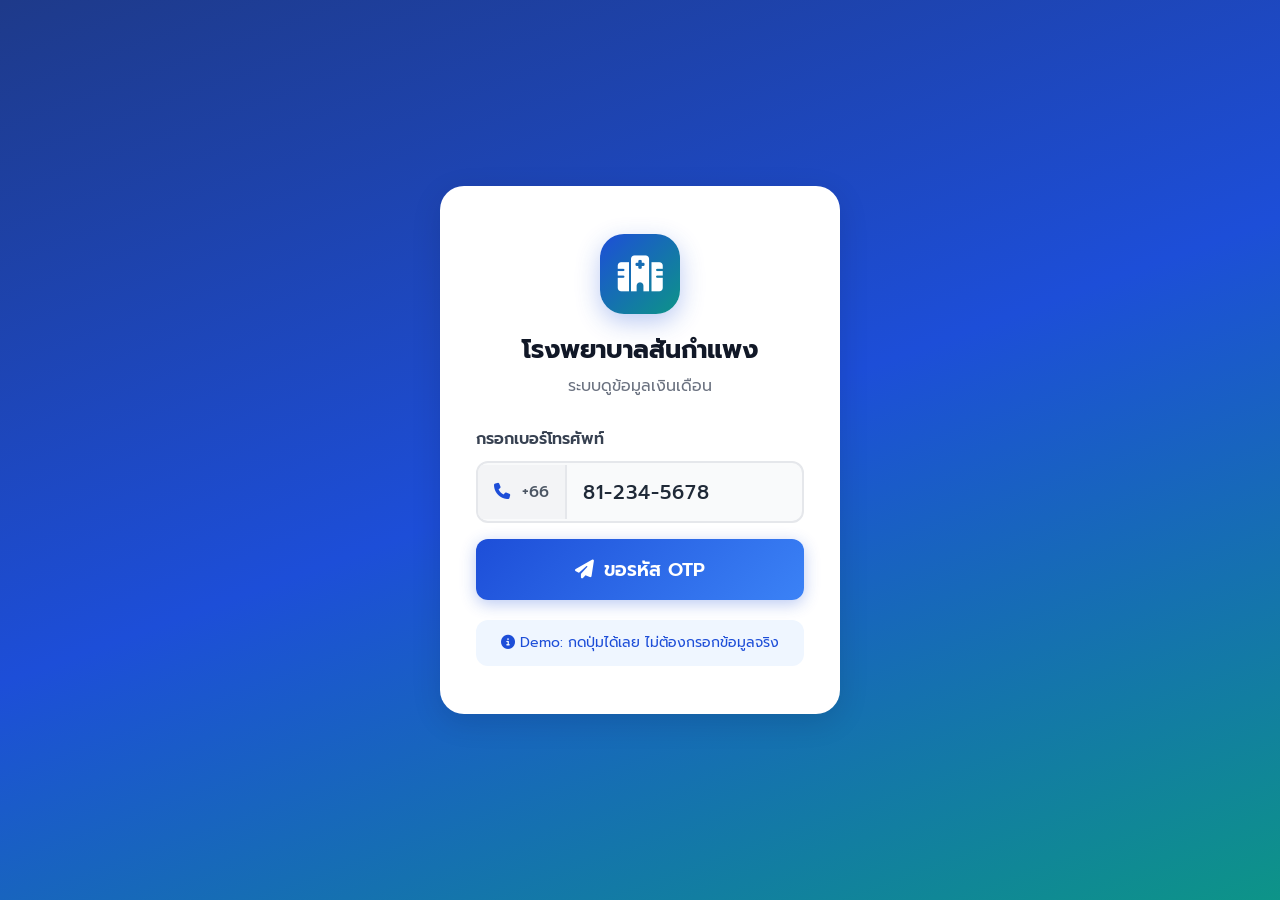
<file: hrm-simple/index.html>
<!DOCTYPE html>
<html lang="th">
<head>
    <meta charset="UTF-8">
    <meta name="viewport" content="width=device-width, initial-scale=1.0, maximum-scale=1.0, user-scalable=no">
    <title>HRM โรงพยาบาลสันกำแพง - เวอร์ชันง่าย</title>
    <link rel="preconnect" href="https://fonts.googleapis.com">
    <link rel="preconnect" href="https://fonts.gstatic.com" crossorigin>
    <link href="https://fonts.googleapis.com/css2?family=Prompt:wght@300;400;500;600;700&display=swap" rel="stylesheet">
    <link rel="stylesheet" href="https://cdnjs.cloudflare.com/ajax/libs/font-awesome/6.5.1/css/all.min.css">
    <link rel="stylesheet" href="css/style.css">
</head>
<body>

    <!-- ===== LOGIN: Step 1 - Phone ===== -->
    <div id="login-phone" class="page login-page">
        <div class="login-box">
            <div class="login-logo">
                <i class="fas fa-hospital"></i>
            </div>
            <h1>โรงพยาบาลสันกำแพง</h1>
            <p class="login-sub">ระบบดูข้อมูลเงินเดือน</p>

            <div class="login-form">
                <label class="field-label">กรอกเบอร์โทรศัพท์</label>
                <div class="phone-input-group">
                    <span class="phone-prefix">
                        <i class="fas fa-phone"></i> +66
                    </span>
                    <input type="tel" id="phone-input" class="big-input" placeholder="81-234-5678" maxlength="12" value="81-234-5678">
                </div>
                <button class="big-btn" onclick="app.sendOTP()">
                    <i class="fas fa-paper-plane"></i> ขอรหัส OTP
                </button>
            </div>

            <div class="login-hint">
                <i class="fas fa-info-circle"></i> Demo: กดปุ่มได้เลย ไม่ต้องกรอกข้อมูลจริง
            </div>
        </div>
    </div>

    <!-- ===== LOGIN: Step 2 - OTP ===== -->
    <div id="login-otp" class="page login-page hidden">
        <div class="login-box">
            <div class="login-logo small">
                <i class="fas fa-shield-halved"></i>
            </div>
            <h2>ใส่รหัส OTP</h2>
            <p class="login-sub">ส่งรหัสไปที่เบอร์ <strong id="otp-phone-display">081-234-5678</strong></p>

            <div class="otp-inputs">
                <input type="tel" maxlength="1" class="otp-box" value="1" data-index="0">
                <input type="tel" maxlength="1" class="otp-box" value="2" data-index="1">
                <input type="tel" maxlength="1" class="otp-box" value="3" data-index="2">
                <input type="tel" maxlength="1" class="otp-box" value="4" data-index="3">
                <input type="tel" maxlength="1" class="otp-box" value="5" data-index="4">
                <input type="tel" maxlength="1" class="otp-box" value="6" data-index="5">
            </div>

            <button class="big-btn" onclick="app.verifyOTP()">
                <i class="fas fa-check-circle"></i> ยืนยัน
            </button>

            <div class="otp-actions">
                <button class="text-btn" onclick="app.sendOTP()">
                    <i class="fas fa-redo"></i> ส่งรหัสใหม่
                </button>
                <button class="text-btn" onclick="app.backToPhone()">
                    <i class="fas fa-arrow-left"></i> เปลี่ยนเบอร์
                </button>
            </div>

            <div class="login-hint">
                <i class="fas fa-info-circle"></i> Demo: กด "ยืนยัน" ได้เลย
            </div>
        </div>
    </div>

    <!-- ===== MAIN APP ===== -->
    <div id="app" class="hidden">

        <!-- Top Bar -->
        <header class="topbar">
            <div class="topbar-left">
                <i class="fas fa-hospital topbar-icon"></i>
                <span id="topbar-title">หน้าหลัก</span>
            </div>
            <div class="topbar-right">
                <button class="topbar-btn" id="notif-btn" onclick="app.goTo('announcements')">
                    <i class="fas fa-bell"></i>
                    <span class="notif-dot"></span>
                </button>
            </div>
        </header>

        <!-- Page Container -->
        <div id="page-container" class="page-container">
            <!-- Dynamic content -->
        </div>

        <!-- Bottom Navigation -->
        <nav class="bottom-nav">
            <button class="nav-tab active" data-page="home" onclick="app.goTo('home')">
                <i class="fas fa-home"></i>
                <span>หน้าหลัก</span>
            </button>
            <button class="nav-tab" data-page="payslip" onclick="app.goTo('payslip')">
                <i class="fas fa-file-invoice-dollar"></i>
                <span>สลิปเงินเดือน</span>
            </button>
            <button class="nav-tab" data-page="leave" onclick="app.goTo('leave')">
                <i class="fas fa-calendar-minus"></i>
                <span>วันลา</span>
            </button>
            <button class="nav-tab" data-page="profile" onclick="app.goTo('profile')">
                <i class="fas fa-user"></i>
                <span>ข้อมูลฉัน</span>
            </button>
        </nav>
    </div>

    <script src="js/app.js"></script>
</body>
</html>
</file>
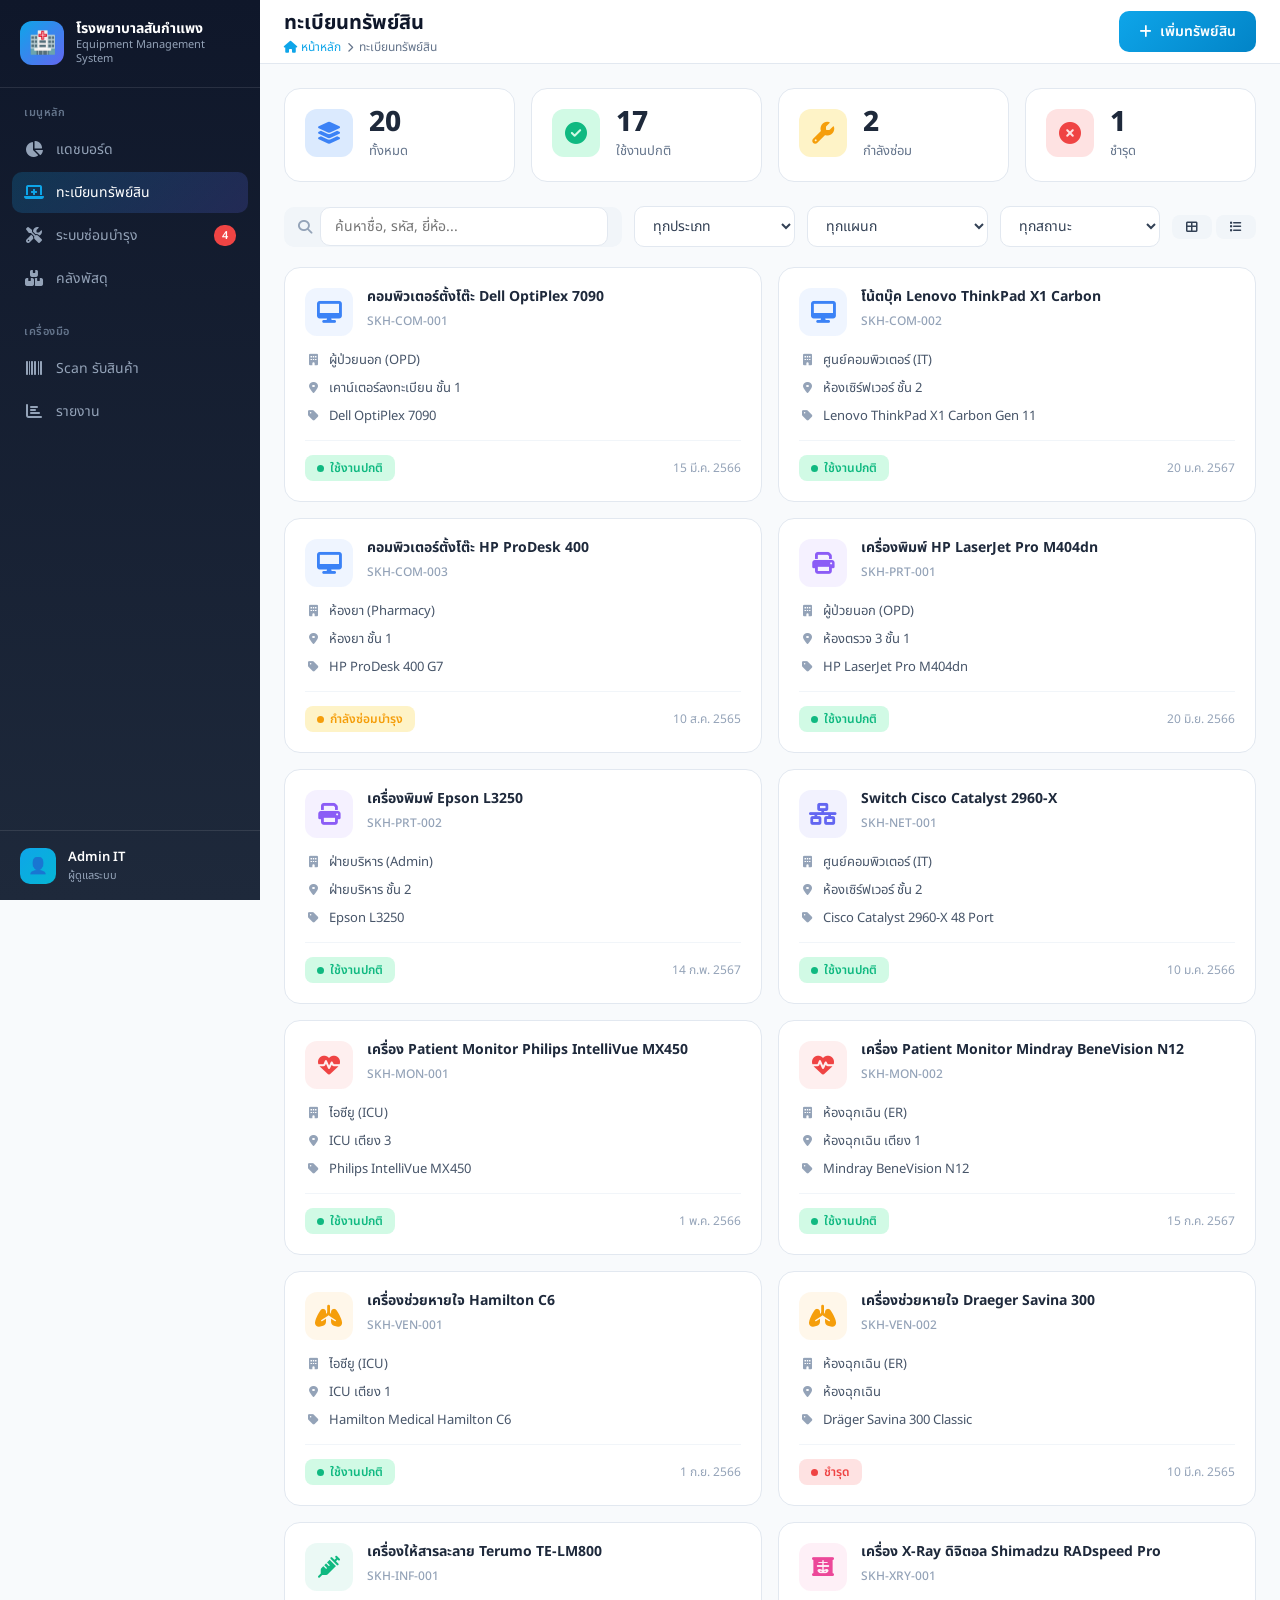
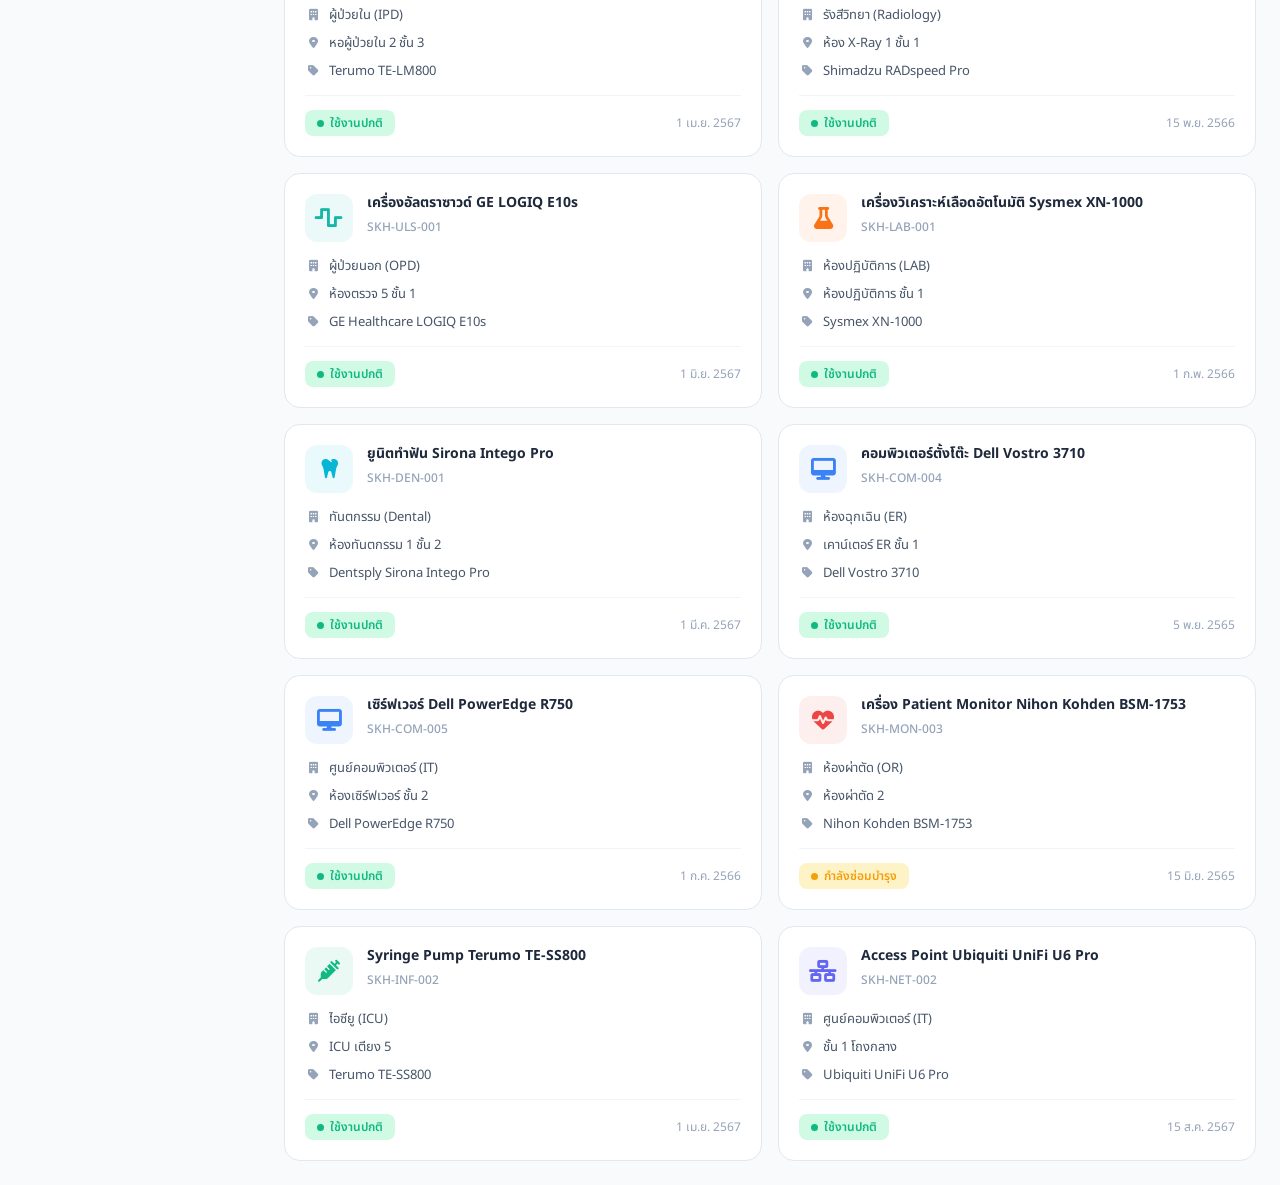
<file: equipment-management/pages/assets.html>
<!DOCTYPE html>
<html lang="th">
<head>
  <meta charset="UTF-8">
  <meta name="viewport" content="width=device-width, initial-scale=1.0">
  <title>ทะเบียนทรัพย์สิน - โรงพยาบาลสันกำแพง</title>
  <link rel="preconnect" href="https://fonts.googleapis.com">
  <link href="https://fonts.googleapis.com/css2?family=Noto+Sans+Thai:wght@300;400;500;600;700;800&display=swap" rel="stylesheet">
  <link rel="stylesheet" href="https://cdnjs.cloudflare.com/ajax/libs/font-awesome/6.5.1/css/all.min.css">
  <link rel="stylesheet" href="../css/styles.css">
</head>
<body>
  <div class="sidebar-overlay" id="sidebarOverlay" onclick="toggleSidebar()"></div>

  <aside class="sidebar" id="sidebar">
    <div class="sidebar-header">
      <div class="sidebar-logo">🏥</div>
      <div class="sidebar-title">
        โรงพยาบาลสันกำแพง
        <small>Equipment Management System</small>
      </div>
    </div>
    <nav class="sidebar-nav">
      <div class="nav-section">
        <div class="nav-section-title">เมนูหลัก</div>
        <a href="../index.html" class="nav-item"><i class="fas fa-chart-pie nav-icon"></i> แดชบอร์ด</a>
        <a href="assets.html" class="nav-item active"><i class="fas fa-laptop-medical nav-icon"></i> ทะเบียนทรัพย์สิน</a>
        <a href="maintenance.html" class="nav-item"><i class="fas fa-tools nav-icon"></i> ระบบซ่อมบำรุง <span class="nav-badge">4</span></a>
        <a href="stock.html" class="nav-item"><i class="fas fa-boxes-stacked nav-icon"></i> คลังพัสดุ</a>
      </div>
      <div class="nav-section">
        <div class="nav-section-title">เครื่องมือ</div>
        <a href="stock-receive.html" class="nav-item"><i class="fas fa-barcode nav-icon"></i> Scan รับสินค้า</a>
        <a href="reports.html" class="nav-item"><i class="fas fa-chart-bar nav-icon"></i> รายงาน</a>
      </div>
    </nav>
    <div class="sidebar-footer">
      <div class="user-info">
        <div class="user-avatar">👤</div>
        <div><div class="user-name">Admin IT</div><div class="user-role">ผู้ดูแลระบบ</div></div>
      </div>
    </div>
  </aside>

  <main class="main-content">
    <header class="header">
      <button class="menu-toggle" onclick="toggleSidebar()"><i class="fas fa-bars"></i></button>
      <div class="page-title-area">
        <h1>ทะเบียนทรัพย์สิน</h1>
        <div class="breadcrumb"><a href="../index.html"><i class="fas fa-home"></i> หน้าหลัก</a> <i class="fas fa-chevron-right" style="font-size:10px;"></i> ทะเบียนทรัพย์สิน</div>
      </div>
      <div class="header-actions">
        <button class="btn btn-primary" onclick="openAddModal()"><i class="fas fa-plus"></i> <span class="hide-mobile">เพิ่มทรัพย์สิน</span></button>
      </div>
    </header>

    <div class="page-container fade-in">
      <!-- Stats -->
      <div class="stats-grid">
        <div class="stat-card">
          <div class="stat-icon" style="background:#DBEAFE;color:#3B82F6;"><i class="fas fa-layer-group"></i></div>
          <div class="stat-info"><h3 id="totalCount">0</h3><p>ทั้งหมด</p></div>
        </div>
        <div class="stat-card">
          <div class="stat-icon" style="background:#D1FAE5;color:#10B981;"><i class="fas fa-check-circle"></i></div>
          <div class="stat-info"><h3 id="activeCount">0</h3><p>ใช้งานปกติ</p></div>
        </div>
        <div class="stat-card">
          <div class="stat-icon" style="background:#FEF3C7;color:#F59E0B;"><i class="fas fa-wrench"></i></div>
          <div class="stat-info"><h3 id="maintCount">0</h3><p>กำลังซ่อม</p></div>
        </div>
        <div class="stat-card">
          <div class="stat-icon" style="background:#FEE2E2;color:#EF4444;"><i class="fas fa-times-circle"></i></div>
          <div class="stat-info"><h3 id="brokenCount">0</h3><p>ชำรุด</p></div>
        </div>
      </div>

      <!-- Filters -->
      <div class="filter-bar">
        <div class="search-box" style="flex:1;max-width:360px;">
          <i class="fas fa-search"></i>
          <input type="text" placeholder="ค้นหาชื่อ, รหัส, ยี่ห้อ..." id="searchInput" oninput="filterAssets()">
        </div>
        <select id="filterCategory" onchange="filterAssets()">
          <option value="">ทุกประเภท</option>
        </select>
        <select id="filterDepartment" onchange="filterAssets()">
          <option value="">ทุกแผนก</option>
        </select>
        <select id="filterStatus" onchange="filterAssets()">
          <option value="">ทุกสถานะ</option>
        </select>
        <div style="margin-left:auto;display:flex;gap:4px;">
          <button class="btn btn-sm btn-secondary view-btn active" onclick="setView('grid')" id="gridViewBtn"><i class="fas fa-th-large"></i></button>
          <button class="btn btn-sm btn-secondary view-btn" onclick="setView('table')" id="tableViewBtn"><i class="fas fa-list"></i></button>
        </div>
      </div>

      <!-- Grid View -->
      <div id="gridView" class="asset-grid"></div>

      <!-- Table View -->
      <div id="tableView" class="card" style="display:none;">
        <div class="table-container">
          <table class="data-table">
            <thead>
              <tr>
                <th>รหัส</th>
                <th>ชื่อ/รุ่น</th>
                <th>ประเภท</th>
                <th>แผนก</th>
                <th>สถานะ</th>
                <th>วันจัดซื้อ</th>
                <th>ราคา</th>
              </tr>
            </thead>
            <tbody id="tableBody"></tbody>
          </table>
        </div>
      </div>
    </div>
  </main>

  <!-- Add Asset Modal -->
  <div class="modal-overlay" id="addModal">
    <div class="modal">
      <div class="modal-header">
        <h2><i class="fas fa-plus-circle" style="color:var(--primary);margin-right:8px;"></i> เพิ่มทรัพย์สินใหม่</h2>
        <button class="modal-close" onclick="closeAddModal()"><i class="fas fa-times"></i></button>
      </div>
      <div class="modal-body">
        <div class="form-group">
          <label>ชื่ออุปกรณ์ *</label>
          <input type="text" class="form-control" placeholder="เช่น คอมพิวเตอร์ Dell OptiPlex 7090">
        </div>
        <div style="display:grid;grid-template-columns:1fr 1fr;gap:12px;">
          <div class="form-group">
            <label>ประเภท *</label>
            <select class="form-control" id="modalCategory"></select>
          </div>
          <div class="form-group">
            <label>แผนก *</label>
            <select class="form-control" id="modalDepartment"></select>
          </div>
        </div>
        <div style="display:grid;grid-template-columns:1fr 1fr;gap:12px;">
          <div class="form-group">
            <label>ยี่ห้อ</label>
            <input type="text" class="form-control" placeholder="เช่น Dell, HP, Philips">
          </div>
          <div class="form-group">
            <label>รุ่น</label>
            <input type="text" class="form-control" placeholder="เช่น OptiPlex 7090">
          </div>
        </div>
        <div style="display:grid;grid-template-columns:1fr 1fr;gap:12px;">
          <div class="form-group">
            <label>Serial Number</label>
            <input type="text" class="form-control" placeholder="หมายเลขซีเรียล">
          </div>
          <div class="form-group">
            <label>ราคาจัดซื้อ (บาท)</label>
            <input type="number" class="form-control" placeholder="0.00">
          </div>
        </div>
        <div style="display:grid;grid-template-columns:1fr 1fr;gap:12px;">
          <div class="form-group">
            <label>วันที่จัดซื้อ</label>
            <input type="date" class="form-control">
          </div>
          <div class="form-group">
            <label>สิ้นสุดประกัน</label>
            <input type="date" class="form-control">
          </div>
        </div>
        <div class="form-group">
          <label>ตำแหน่งที่ตั้ง</label>
          <input type="text" class="form-control" placeholder="เช่น เคาน์เตอร์ OPD ชั้น 1">
        </div>
        <div class="form-group">
          <label>รายละเอียด/สเปค</label>
          <textarea class="form-control" placeholder="ข้อมูลจำเพาะ..."></textarea>
        </div>
      </div>
      <div class="modal-footer">
        <button class="btn btn-secondary" onclick="closeAddModal()">ยกเลิก</button>
        <button class="btn btn-primary" onclick="closeAddModal()"><i class="fas fa-save"></i> บันทึก</button>
      </div>
    </div>
  </div>

  <!-- Bottom Nav -->
  <nav class="bottom-nav">
    <div class="bottom-nav-items">
      <a href="../index.html" class="bottom-nav-item"><i class="fas fa-chart-pie"></i><span>แดชบอร์ด</span></a>
      <a href="assets.html" class="bottom-nav-item active"><i class="fas fa-laptop-medical"></i><span>ทรัพย์สิน</span></a>
      <a href="maintenance.html" class="bottom-nav-item"><i class="fas fa-tools"></i><span>ซ่อมบำรุง</span></a>
      <a href="stock.html" class="bottom-nav-item"><i class="fas fa-boxes-stacked"></i><span>คลังพัสดุ</span></a>
      <a href="reports.html" class="bottom-nav-item"><i class="fas fa-chart-bar"></i><span>รายงาน</span></a>
    </div>
  </nav>

  <script src="../js/data.js"></script>
  <script>
    function toggleSidebar() {
      document.getElementById('sidebar').classList.toggle('open');
      document.getElementById('sidebarOverlay').classList.toggle('active');
    }

    // Populate filters
    const catSelect = document.getElementById('filterCategory');
    const deptSelect = document.getElementById('filterDepartment');
    const statusSelect = document.getElementById('filterStatus');
    const modalCat = document.getElementById('modalCategory');
    const modalDept = document.getElementById('modalDepartment');

    ASSET_CATEGORIES.forEach(c => {
      catSelect.innerHTML += `<option value="${c.id}">${c.name}</option>`;
      modalCat.innerHTML += `<option value="${c.id}">${c.name}</option>`;
    });
    DEPARTMENTS.forEach(d => {
      deptSelect.innerHTML += `<option value="${d.id}">${d.name}</option>`;
      modalDept.innerHTML += `<option value="${d.id}">${d.name}</option>`;
    });
    ASSET_STATUSES.forEach(s => {
      statusSelect.innerHTML += `<option value="${s.id}">${s.name}</option>`;
    });

    // Render
    function filterAssets() {
      const search = document.getElementById('searchInput').value.toLowerCase();
      const cat = catSelect.value;
      const dept = deptSelect.value;
      const status = statusSelect.value;

      let filtered = ASSETS.filter(a => {
        if (search && !`${a.name} ${a.id} ${a.brand} ${a.model} ${a.serial}`.toLowerCase().includes(search)) return false;
        if (cat && a.category !== cat) return false;
        if (dept && a.department !== dept) return false;
        if (status && a.status !== status) return false;
        return true;
      });

      renderGrid(filtered);
      renderTable(filtered);
      updateCounts(filtered);
    }

    function renderGrid(assets) {
      const grid = document.getElementById('gridView');
      grid.innerHTML = '';
      if (assets.length === 0) {
        grid.innerHTML = '<div class="empty-state" style="grid-column:1/-1;"><i class="fas fa-search"></i><h3>ไม่พบข้อมูล</h3><p>ลองเปลี่ยนเงื่อนไขการค้นหา</p></div>';
        return;
      }
      assets.forEach(a => {
        const cat = getCategoryById(a.category);
        const dept = getDepartmentById(a.department);
        const status = getStatusById(a.status);
        grid.innerHTML += `
          <div class="asset-card" onclick="location.href='asset-detail.html?id=${a.id}'">
            <div class="asset-card-header">
              <div class="asset-card-icon" style="background:${cat.color}15;color:${cat.color};">
                <i class="fas ${cat.icon}"></i>
              </div>
              <div class="asset-card-title">
                <h3>${a.name}</h3>
                <span class="asset-id">${a.id}</span>
              </div>
            </div>
            <div class="asset-card-meta">
              <div class="asset-meta-row"><i class="fas fa-building"></i> ${dept.name}</div>
              <div class="asset-meta-row"><i class="fas fa-map-marker-alt"></i> ${a.location}</div>
              <div class="asset-meta-row"><i class="fas fa-tag"></i> ${a.brand} ${a.model}</div>
            </div>
            <div class="asset-card-footer">
              <span class="badge" style="background:${status.bg};color:${status.color};">
                <span class="badge-dot" style="background:${status.color};"></span>
                ${status.name}
              </span>
              <span style="font-size:12px;color:var(--gray-400);">${formatDate(a.purchaseDate)}</span>
            </div>
          </div>
        `;
      });
    }

    function renderTable(assets) {
      const tbody = document.getElementById('tableBody');
      tbody.innerHTML = '';
      assets.forEach(a => {
        const cat = getCategoryById(a.category);
        const dept = getDepartmentById(a.department);
        const status = getStatusById(a.status);
        tbody.innerHTML += `
          <tr onclick="location.href='asset-detail.html?id=${a.id}'">
            <td><strong>${a.id}</strong></td>
            <td>
              <div style="font-weight:600;">${a.name}</div>
              <div style="font-size:12px;color:var(--gray-400);">${a.brand} ${a.model}</div>
            </td>
            <td><span style="color:${cat.color};"><i class="fas ${cat.icon}" style="margin-right:4px;"></i>${cat.name}</span></td>
            <td>${dept.name}</td>
            <td><span class="badge" style="background:${status.bg};color:${status.color};"><span class="badge-dot" style="background:${status.color};"></span>${status.name}</span></td>
            <td>${formatDate(a.purchaseDate)}</td>
            <td style="font-weight:600;">${formatCurrency(a.price)} ฿</td>
          </tr>
        `;
      });
    }

    function updateCounts() {
      document.getElementById('totalCount').textContent = ASSETS.length;
      document.getElementById('activeCount').textContent = ASSETS.filter(a => a.status === 'active').length;
      document.getElementById('maintCount').textContent = ASSETS.filter(a => a.status === 'maintenance').length;
      document.getElementById('brokenCount').textContent = ASSETS.filter(a => a.status === 'broken').length;
    }

    let currentView = 'grid';
    function setView(view) {
      currentView = view;
      document.getElementById('gridView').style.display = view === 'grid' ? 'grid' : 'none';
      document.getElementById('tableView').style.display = view === 'table' ? 'block' : 'none';
      document.querySelectorAll('.view-btn').forEach(b => b.classList.remove('active'));
      document.getElementById(view + 'ViewBtn').classList.add('active');
    }

    function openAddModal() { document.getElementById('addModal').classList.add('active'); }
    function closeAddModal() { document.getElementById('addModal').classList.remove('active'); }

    // Init
    filterAssets();
  </script>
</body>
</html>
</file>
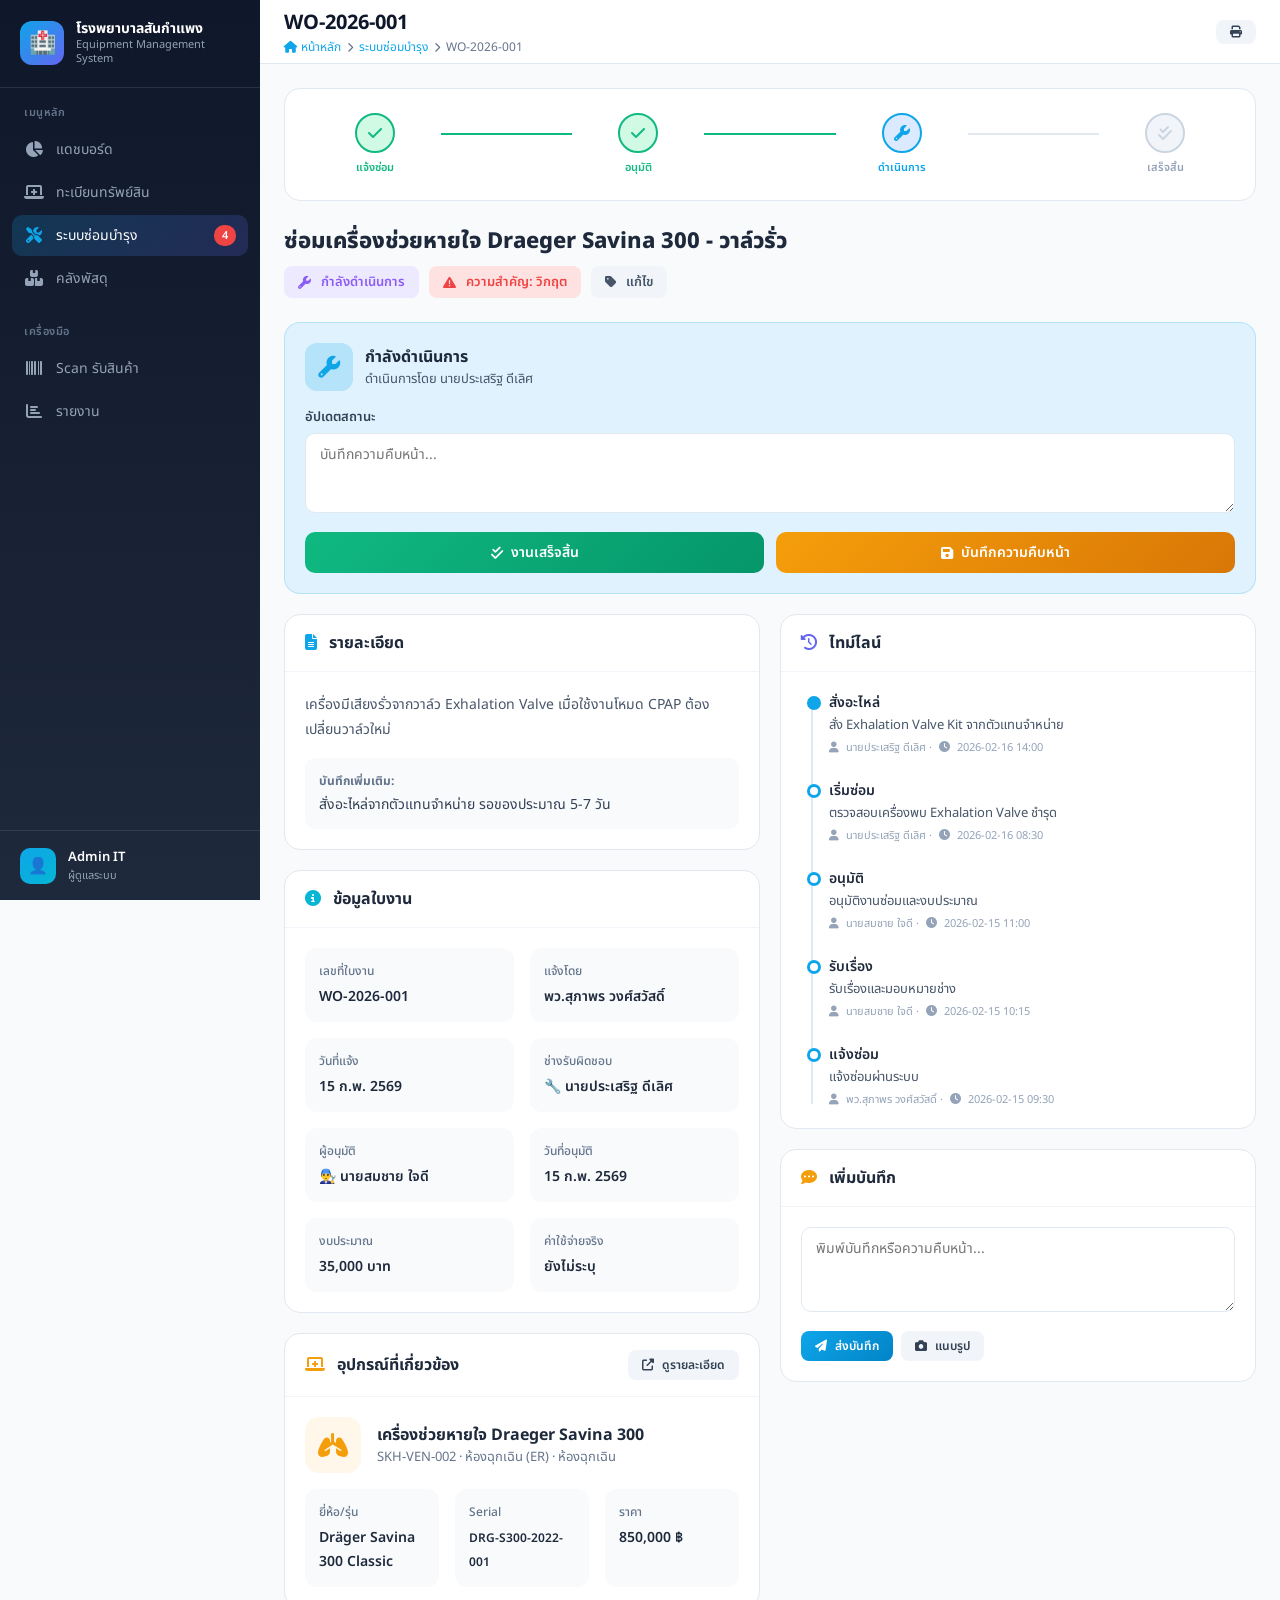
<file: equipment-management/pages/maintenance-detail.html>
<!DOCTYPE html>
<html lang="th">
<head>
  <meta charset="UTF-8">
  <meta name="viewport" content="width=device-width, initial-scale=1.0">
  <title>รายละเอียดใบงาน - โรงพยาบาลสันกำแพง</title>
  <link rel="preconnect" href="https://fonts.googleapis.com">
  <link href="https://fonts.googleapis.com/css2?family=Noto+Sans+Thai:wght@300;400;500;600;700;800&display=swap" rel="stylesheet">
  <link rel="stylesheet" href="https://cdnjs.cloudflare.com/ajax/libs/font-awesome/6.5.1/css/all.min.css">
  <link rel="stylesheet" href="../css/styles.css">
</head>
<body>
  <div class="sidebar-overlay" id="sidebarOverlay" onclick="toggleSidebar()"></div>

  <aside class="sidebar" id="sidebar">
    <div class="sidebar-header">
      <div class="sidebar-logo">🏥</div>
      <div class="sidebar-title">โรงพยาบาลสันกำแพง<small>Equipment Management System</small></div>
    </div>
    <nav class="sidebar-nav">
      <div class="nav-section">
        <div class="nav-section-title">เมนูหลัก</div>
        <a href="../index.html" class="nav-item"><i class="fas fa-chart-pie nav-icon"></i> แดชบอร์ด</a>
        <a href="assets.html" class="nav-item"><i class="fas fa-laptop-medical nav-icon"></i> ทะเบียนทรัพย์สิน</a>
        <a href="maintenance.html" class="nav-item active"><i class="fas fa-tools nav-icon"></i> ระบบซ่อมบำรุง <span class="nav-badge">4</span></a>
        <a href="stock.html" class="nav-item"><i class="fas fa-boxes-stacked nav-icon"></i> คลังพัสดุ</a>
      </div>
      <div class="nav-section">
        <div class="nav-section-title">เครื่องมือ</div>
        <a href="stock-receive.html" class="nav-item"><i class="fas fa-barcode nav-icon"></i> Scan รับสินค้า</a>
        <a href="reports.html" class="nav-item"><i class="fas fa-chart-bar nav-icon"></i> รายงาน</a>
      </div>
    </nav>
    <div class="sidebar-footer">
      <div class="user-info">
        <div class="user-avatar">👤</div>
        <div><div class="user-name">Admin IT</div><div class="user-role">ผู้ดูแลระบบ</div></div>
      </div>
    </div>
  </aside>

  <main class="main-content">
    <header class="header">
      <button class="menu-toggle" onclick="toggleSidebar()"><i class="fas fa-bars"></i></button>
      <div class="page-title-area">
        <h1 id="pageTitle">รายละเอียดใบงาน</h1>
        <div class="breadcrumb">
          <a href="../index.html"><i class="fas fa-home"></i> หน้าหลัก</a>
          <i class="fas fa-chevron-right" style="font-size:10px;"></i>
          <a href="maintenance.html">ระบบซ่อมบำรุง</a>
          <i class="fas fa-chevron-right" style="font-size:10px;"></i>
          <span id="breadcrumbId">-</span>
        </div>
      </div>
      <div class="header-actions">
        <button class="btn btn-secondary btn-sm" onclick="window.print()"><i class="fas fa-print"></i></button>
      </div>
    </header>

    <div class="page-container fade-in" id="detailContent"></div>
  </main>

  <nav class="bottom-nav">
    <div class="bottom-nav-items">
      <a href="../index.html" class="bottom-nav-item"><i class="fas fa-chart-pie"></i><span>แดชบอร์ด</span></a>
      <a href="assets.html" class="bottom-nav-item"><i class="fas fa-laptop-medical"></i><span>ทรัพย์สิน</span></a>
      <a href="maintenance.html" class="bottom-nav-item active"><i class="fas fa-tools"></i><span>ซ่อมบำรุง</span></a>
      <a href="stock.html" class="bottom-nav-item"><i class="fas fa-boxes-stacked"></i><span>คลังพัสดุ</span></a>
      <a href="reports.html" class="bottom-nav-item"><i class="fas fa-chart-bar"></i><span>รายงาน</span></a>
    </div>
  </nav>

  <script src="../js/data.js"></script>
  <script>
    function toggleSidebar() {
      document.getElementById('sidebar').classList.toggle('open');
      document.getElementById('sidebarOverlay').classList.toggle('active');
    }

    const params = new URLSearchParams(window.location.search);
    const woId = params.get('id') || 'WO-2026-001';
    const wo = WORK_ORDERS.find(w => w.id === woId);

    if (!wo) {
      document.getElementById('detailContent').innerHTML = '<div class="empty-state"><i class="fas fa-exclamation-circle"></i><h3>ไม่พบใบงาน</h3><a href="maintenance.html" class="btn btn-primary" style="margin-top:16px;">กลับหน้าซ่อมบำรุง</a></div>';
    } else {
      const status = getMaintenanceStatusById(wo.status);
      const priority = getPriorityInfo(wo.priority);
      const asset = getAssetById(wo.assetId);
      const tech = getTechnicianById(wo.assignedTo);
      const approver = getTechnicianById(wo.approvedBy);
      const cat = asset ? getCategoryById(asset.category) : null;
      const dept = asset ? getDepartmentById(asset.department) : null;

      document.getElementById('pageTitle').textContent = wo.id;
      document.getElementById('breadcrumbId').textContent = wo.id;

      // Workflow steps
      const steps = [
        { key: 'pending', label: 'แจ้งซ่อม', icon: 'fa-paper-plane' },
        { key: 'approved', label: 'อนุมัติ', icon: 'fa-check-circle' },
        { key: 'in_progress', label: 'ดำเนินการ', icon: 'fa-wrench' },
        { key: 'completed', label: 'เสร็จสิ้น', icon: 'fa-check-double' },
      ];
      const statusOrder = { pending: 0, approved: 1, in_progress: 2, waiting_parts: 2, completed: 3, rejected: -1 };
      const currentStep = statusOrder[wo.status];

      const workflowHTML = steps.map((step, i) => {
        const isCompleted = i < currentStep;
        const isCurrent = i === currentStep;
        const color = isCompleted ? 'var(--success)' : isCurrent ? 'var(--primary)' : 'var(--gray-300)';
        const bg = isCompleted ? '#D1FAE5' : isCurrent ? '#DBEAFE' : 'var(--gray-100)';
        return `
          <div style="display:flex;flex-direction:column;align-items:center;flex:1;position:relative;">
            <div style="width:40px;height:40px;border-radius:50%;background:${bg};color:${color};display:flex;align-items:center;justify-content:center;font-size:16px;border:2px solid ${color};z-index:1;">
              <i class="fas ${isCompleted ? 'fa-check' : step.icon}"></i>
            </div>
            <span style="font-size:11px;font-weight:600;margin-top:6px;color:${isCurrent ? 'var(--primary)' : isCompleted ? 'var(--success)' : 'var(--gray-400)'};">${step.label}</span>
          </div>
          ${i < steps.length - 1 ? `<div style="flex:1;height:2px;background:${isCompleted ? 'var(--success)' : 'var(--gray-200)'};margin-top:20px;"></div>` : ''}
        `;
      }).join('');

      // Approval section
      let approvalHTML = '';
      if (wo.status === 'pending') {
        approvalHTML = `
          <div class="approval-card" style="margin-bottom:20px;">
            <div style="display:flex;align-items:center;gap:12px;margin-bottom:12px;">
              <div style="width:48px;height:48px;border-radius:12px;background:rgba(245,158,11,0.2);color:#F59E0B;display:flex;align-items:center;justify-content:center;font-size:22px;">
                <i class="fas fa-user-shield"></i>
              </div>
              <div>
                <h3 style="font-size:16px;font-weight:700;">รออนุมัติจากหัวหน้าช่าง</h3>
                <p style="font-size:13px;color:var(--gray-600);">ใบงานนี้กำลังรอการอนุมัติเพื่อเริ่มดำเนินการซ่อม</p>
              </div>
            </div>
            <div class="form-group" style="margin-bottom:12px;">
              <label>ความเห็นผู้อนุมัติ</label>
              <textarea class="form-control" placeholder="ระบุความเห็น (ถ้ามี)..." rows="2"></textarea>
            </div>
            <div class="approval-actions">
              <button class="btn btn-success btn-lg" style="flex:1;" onclick="alert('อนุมัติเรียบร้อย! (Demo)')"><i class="fas fa-check-circle"></i> อนุมัติ</button>
              <button class="btn btn-danger btn-lg" style="flex:1;" onclick="alert('ไม่อนุมัติ (Demo)')"><i class="fas fa-times-circle"></i> ไม่อนุมัติ</button>
            </div>
          </div>
        `;
      } else if (wo.status === 'approved') {
        approvalHTML = `
          <div class="approval-card approved" style="margin-bottom:20px;">
            <div style="display:flex;align-items:center;gap:12px;">
              <div style="width:48px;height:48px;border-radius:12px;background:rgba(16,185,129,0.2);color:#10B981;display:flex;align-items:center;justify-content:center;font-size:22px;">
                <i class="fas fa-check-circle"></i>
              </div>
              <div>
                <h3 style="font-size:16px;font-weight:700;">อนุมัติแล้ว</h3>
                <p style="font-size:13px;color:var(--gray-600);">อนุมัติโดย ${approver ? approver.name : '-'} เมื่อ ${formatDate(wo.approvedDate)}</p>
              </div>
            </div>
            <div style="margin-top:12px;">
              <button class="btn btn-primary btn-lg" style="width:100%;" onclick="alert('เริ่มดำเนินการซ่อมแล้ว! (Demo)')"><i class="fas fa-play-circle"></i> เริ่มดำเนินการ</button>
            </div>
          </div>
        `;
      } else if (wo.status === 'in_progress' || wo.status === 'waiting_parts') {
        approvalHTML = `
          <div style="background:var(--primary-light);border-radius:16px;padding:20px;border:1px solid rgba(14,165,233,0.2);margin-bottom:20px;">
            <div style="display:flex;align-items:center;gap:12px;margin-bottom:16px;">
              <div style="width:48px;height:48px;border-radius:12px;background:rgba(14,165,233,0.2);color:var(--primary);display:flex;align-items:center;justify-content:center;font-size:22px;">
                <i class="fas fa-wrench"></i>
              </div>
              <div>
                <h3 style="font-size:16px;font-weight:700;">${status.name}</h3>
                <p style="font-size:13px;color:var(--gray-600);">ดำเนินการโดย ${tech ? tech.name : '-'}</p>
              </div>
            </div>
            <div class="form-group" style="margin-bottom:12px;">
              <label>อัปเดตสถานะ</label>
              <textarea class="form-control" placeholder="บันทึกความคืบหน้า..." rows="2"></textarea>
            </div>
            <div style="display:flex;gap:12px;">
              <button class="btn btn-success" style="flex:1;" onclick="alert('บันทึกงานเสร็จสิ้น! (Demo)')"><i class="fas fa-check-double"></i> งานเสร็จสิ้น</button>
              <button class="btn btn-warning" style="flex:1;" onclick="alert('อัปเดตสถานะแล้ว! (Demo)')"><i class="fas fa-save"></i> บันทึกความคืบหน้า</button>
            </div>
          </div>
        `;
      }

      document.getElementById('detailContent').innerHTML = `
        <!-- Workflow Progress -->
        <div class="card" style="margin-bottom:24px;">
          <div class="card-body" style="padding:24px;">
            <div style="display:flex;align-items:flex-start;">
              ${workflowHTML}
            </div>
          </div>
        </div>

        <!-- Title Section -->
        <div style="display:flex;align-items:flex-start;gap:16px;margin-bottom:24px;flex-wrap:wrap;">
          <div style="flex:1;min-width:280px;">
            <h1 style="font-size:22px;font-weight:800;margin-bottom:8px;">${wo.title}</h1>
            <div style="display:flex;gap:10px;flex-wrap:wrap;">
              <span class="badge" style="background:${status.bg};color:${status.color};font-size:13px;padding:6px 14px;"><i class="fas ${status.icon}" style="margin-right:4px;"></i> ${status.name}</span>
              <span class="badge" style="background:${priority.bg};color:${priority.color};font-size:13px;padding:6px 14px;"><i class="fas ${priority.icon}" style="margin-right:4px;"></i> ความสำคัญ: ${priority.name}</span>
              <span class="badge" style="background:var(--gray-100);color:var(--gray-600);font-size:13px;padding:6px 14px;"><i class="fas fa-tag" style="margin-right:4px;"></i> ${wo.type === 'corrective' ? 'แก้ไข' : 'ป้องกัน'}</span>
            </div>
          </div>
        </div>

        <!-- Approval / Action -->
        ${approvalHTML}

        <div class="grid-2">
          <!-- Left Column -->
          <div>
            <!-- Details -->
            <div class="card" style="margin-bottom:20px;">
              <div class="card-header"><h2><i class="fas fa-file-alt" style="color:var(--primary);margin-right:8px;"></i> รายละเอียด</h2></div>
              <div class="card-body">
                <p style="font-size:14px;line-height:1.8;color:var(--gray-600);margin-bottom:16px;">${wo.description}</p>
                ${wo.notes ? `<div style="background:var(--gray-50);border-radius:10px;padding:14px;"><strong style="font-size:12px;color:var(--gray-500);display:block;margin-bottom:4px;">บันทึกเพิ่มเติม:</strong><p style="font-size:14px;color:var(--gray-700);">${wo.notes}</p></div>` : ''}
              </div>
            </div>

            <!-- Info -->
            <div class="card" style="margin-bottom:20px;">
              <div class="card-header"><h2><i class="fas fa-info-circle" style="color:var(--info);margin-right:8px;"></i> ข้อมูลใบงาน</h2></div>
              <div class="card-body">
                <div class="info-grid">
                  <div class="info-item"><label>เลขที่ใบงาน</label><span>${wo.id}</span></div>
                  <div class="info-item"><label>แจ้งโดย</label><span>${wo.reportedBy}</span></div>
                  <div class="info-item"><label>วันที่แจ้ง</label><span>${formatDate(wo.reportedDate)}</span></div>
                  <div class="info-item"><label>ช่างรับผิดชอบ</label><span>${tech ? `${tech.avatar} ${tech.name}` : '-'}</span></div>
                  <div class="info-item"><label>ผู้อนุมัติ</label><span>${approver ? `${approver.avatar} ${approver.name}` : 'รออนุมัติ'}</span></div>
                  <div class="info-item"><label>วันที่อนุมัติ</label><span>${formatDate(wo.approvedDate)}</span></div>
                  <div class="info-item"><label>งบประมาณ</label><span>${wo.estimatedCost ? formatCurrency(wo.estimatedCost) + ' บาท' : '-'}</span></div>
                  <div class="info-item"><label>ค่าใช้จ่ายจริง</label><span>${wo.actualCost ? formatCurrency(wo.actualCost) + ' บาท' : 'ยังไม่ระบุ'}</span></div>
                </div>
              </div>
            </div>

            <!-- Asset Info -->
            ${asset ? `
            <div class="card">
              <div class="card-header">
                <h2><i class="fas fa-laptop-medical" style="color:${cat.color};margin-right:8px;"></i> อุปกรณ์ที่เกี่ยวข้อง</h2>
                <a href="asset-detail.html?id=${asset.id}" class="btn btn-sm btn-secondary"><i class="fas fa-external-link-alt"></i> ดูรายละเอียด</a>
              </div>
              <div class="card-body">
                <div style="display:flex;align-items:center;gap:16px;margin-bottom:16px;">
                  <div style="width:56px;height:56px;border-radius:14px;background:${cat.color}15;color:${cat.color};display:flex;align-items:center;justify-content:center;font-size:24px;">
                    <i class="fas ${cat.icon}"></i>
                  </div>
                  <div>
                    <h3 style="font-size:16px;font-weight:700;">${asset.name}</h3>
                    <p style="font-size:13px;color:var(--gray-500);">${asset.id} · ${dept.name} · ${asset.location}</p>
                  </div>
                </div>
                <div class="info-grid" style="grid-template-columns:1fr 1fr 1fr;">
                  <div class="info-item"><label>ยี่ห้อ/รุ่น</label><span>${asset.brand} ${asset.model}</span></div>
                  <div class="info-item"><label>Serial</label><span style="font-size:12px;">${asset.serial}</span></div>
                  <div class="info-item"><label>ราคา</label><span>${formatCurrency(asset.price)} ฿</span></div>
                </div>
              </div>
            </div>
            ` : ''}
          </div>

          <!-- Right Column: Timeline -->
          <div>
            <div class="card">
              <div class="card-header"><h2><i class="fas fa-history" style="color:var(--secondary);margin-right:8px;"></i> ไทม์ไลน์</h2></div>
              <div class="card-body">
                <div class="timeline">
                  ${wo.timeline.slice().reverse().map((t, i) => `
                    <div class="timeline-item">
                      <div class="timeline-dot" style="${i === 0 ? 'background:var(--primary);border-color:var(--primary);' : ''}"></div>
                      <div class="timeline-content">
                        <h4>${t.action}</h4>
                        <p>${t.detail}</p>
                        <div class="timeline-meta">
                          <i class="fas fa-user" style="margin-right:4px;"></i> ${t.by} · <i class="fas fa-clock" style="margin:0 4px;"></i> ${t.date}
                        </div>
                      </div>
                    </div>
                  `).join('')}
                </div>
              </div>
            </div>

            <!-- Add Note -->
            <div class="card" style="margin-top:20px;">
              <div class="card-header"><h2><i class="fas fa-comment-dots" style="color:var(--warning);margin-right:8px;"></i> เพิ่มบันทึก</h2></div>
              <div class="card-body">
                <textarea class="form-control" placeholder="พิมพ์บันทึกหรือความคืบหน้า..." rows="3"></textarea>
                <div style="display:flex;gap:8px;margin-top:12px;">
                  <button class="btn btn-primary btn-sm"><i class="fas fa-paper-plane"></i> ส่งบันทึก</button>
                  <button class="btn btn-secondary btn-sm"><i class="fas fa-camera"></i> แนบรูป</button>
                </div>
              </div>
            </div>
          </div>
        </div>
      `;
    }
  </script>
</body>
</html>
</file>
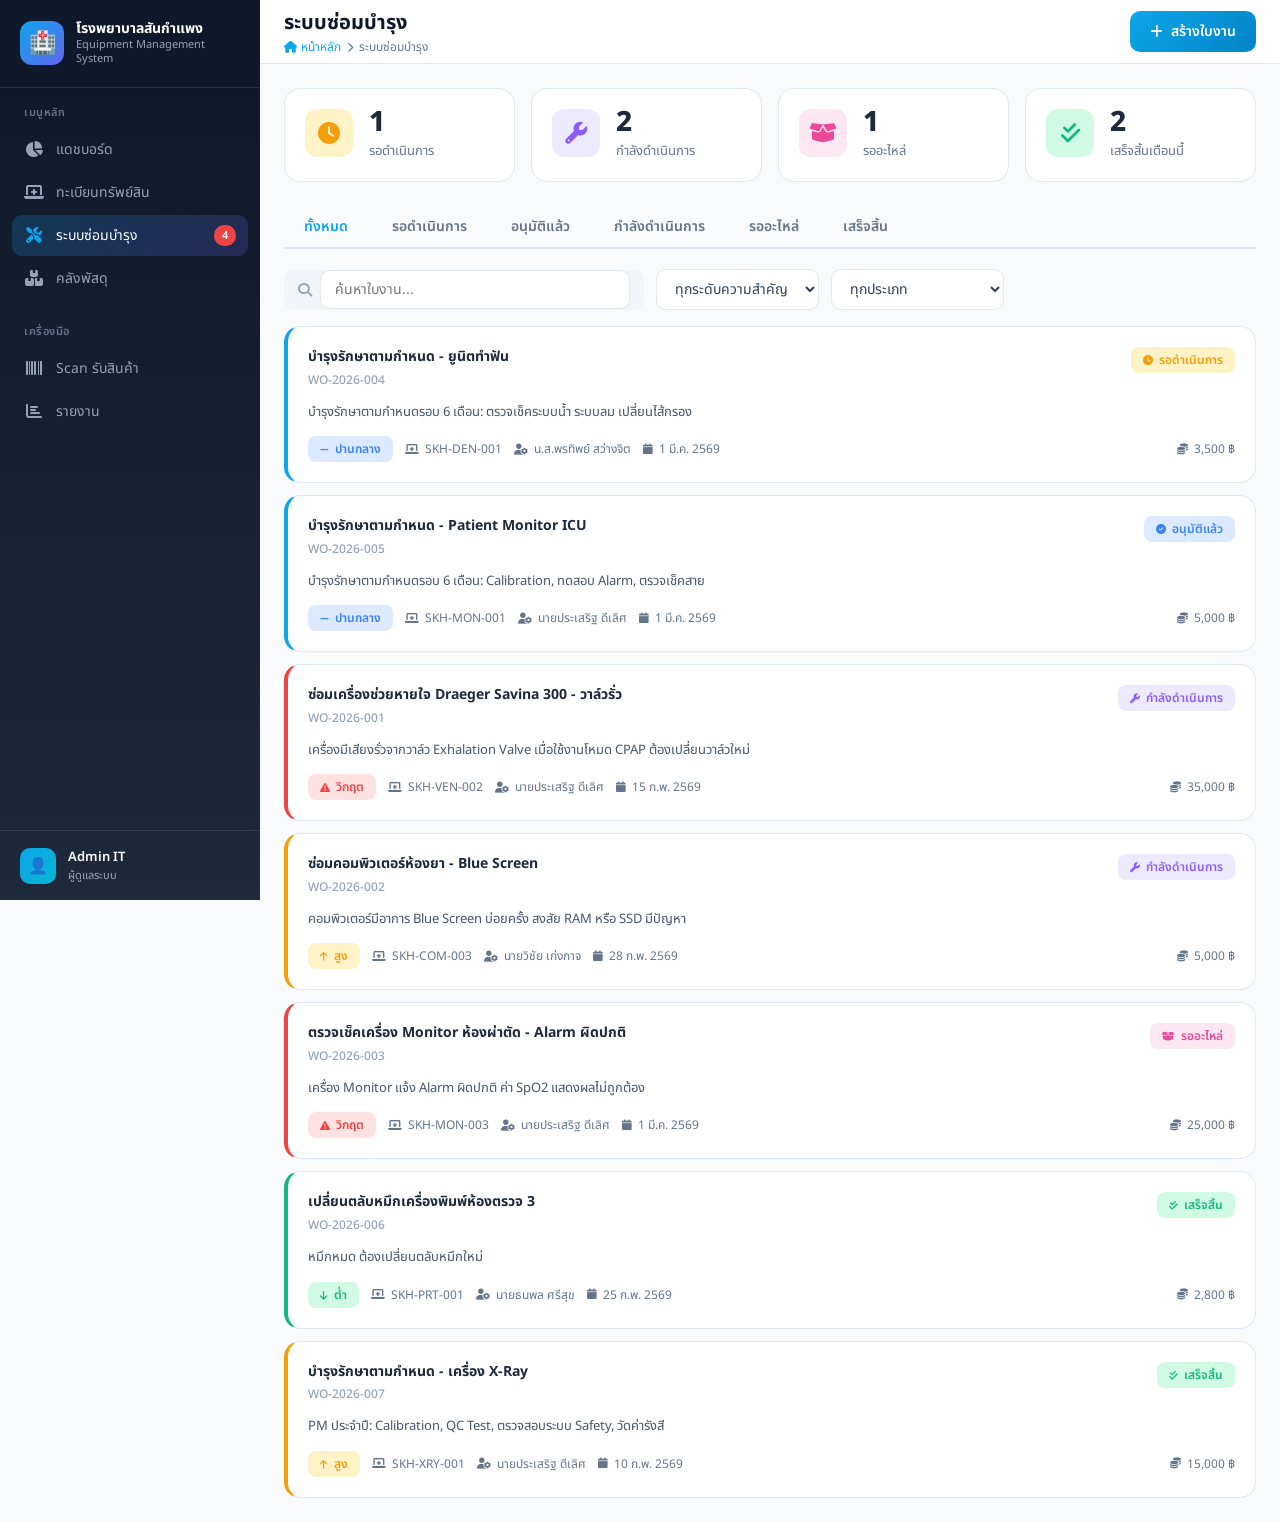
<file: equipment-management/pages/maintenance.html>
<!DOCTYPE html>
<html lang="th">
<head>
  <meta charset="UTF-8">
  <meta name="viewport" content="width=device-width, initial-scale=1.0">
  <title>ระบบซ่อมบำรุง - โรงพยาบาลสันกำแพง</title>
  <link rel="preconnect" href="https://fonts.googleapis.com">
  <link href="https://fonts.googleapis.com/css2?family=Noto+Sans+Thai:wght@300;400;500;600;700;800&display=swap" rel="stylesheet">
  <link rel="stylesheet" href="https://cdnjs.cloudflare.com/ajax/libs/font-awesome/6.5.1/css/all.min.css">
  <link rel="stylesheet" href="../css/styles.css">
</head>
<body>
  <div class="sidebar-overlay" id="sidebarOverlay" onclick="toggleSidebar()"></div>

  <aside class="sidebar" id="sidebar">
    <div class="sidebar-header">
      <div class="sidebar-logo">🏥</div>
      <div class="sidebar-title">โรงพยาบาลสันกำแพง<small>Equipment Management System</small></div>
    </div>
    <nav class="sidebar-nav">
      <div class="nav-section">
        <div class="nav-section-title">เมนูหลัก</div>
        <a href="../index.html" class="nav-item"><i class="fas fa-chart-pie nav-icon"></i> แดชบอร์ด</a>
        <a href="assets.html" class="nav-item"><i class="fas fa-laptop-medical nav-icon"></i> ทะเบียนทรัพย์สิน</a>
        <a href="maintenance.html" class="nav-item active"><i class="fas fa-tools nav-icon"></i> ระบบซ่อมบำรุง <span class="nav-badge">4</span></a>
        <a href="stock.html" class="nav-item"><i class="fas fa-boxes-stacked nav-icon"></i> คลังพัสดุ</a>
      </div>
      <div class="nav-section">
        <div class="nav-section-title">เครื่องมือ</div>
        <a href="stock-receive.html" class="nav-item"><i class="fas fa-barcode nav-icon"></i> Scan รับสินค้า</a>
        <a href="reports.html" class="nav-item"><i class="fas fa-chart-bar nav-icon"></i> รายงาน</a>
      </div>
    </nav>
    <div class="sidebar-footer">
      <div class="user-info">
        <div class="user-avatar">👤</div>
        <div><div class="user-name">Admin IT</div><div class="user-role">ผู้ดูแลระบบ</div></div>
      </div>
    </div>
  </aside>

  <main class="main-content">
    <header class="header">
      <button class="menu-toggle" onclick="toggleSidebar()"><i class="fas fa-bars"></i></button>
      <div class="page-title-area">
        <h1>ระบบซ่อมบำรุง</h1>
        <div class="breadcrumb"><a href="../index.html"><i class="fas fa-home"></i> หน้าหลัก</a> <i class="fas fa-chevron-right" style="font-size:10px;"></i> ระบบซ่อมบำรุง</div>
      </div>
      <div class="header-actions">
        <button class="btn btn-primary" onclick="openCreateWO()"><i class="fas fa-plus"></i> <span class="hide-mobile">สร้างใบงาน</span></button>
      </div>
    </header>

    <div class="page-container fade-in">
      <!-- Stats -->
      <div class="stats-grid">
        <div class="stat-card">
          <div class="stat-icon" style="background:#FEF3C7;color:#F59E0B;"><i class="fas fa-clock"></i></div>
          <div class="stat-info"><h3 id="pendingCount">0</h3><p>รอดำเนินการ</p></div>
        </div>
        <div class="stat-card">
          <div class="stat-icon" style="background:#EDE9FE;color:#8B5CF6;"><i class="fas fa-wrench"></i></div>
          <div class="stat-info"><h3 id="inProgressCount">0</h3><p>กำลังดำเนินการ</p></div>
        </div>
        <div class="stat-card">
          <div class="stat-icon" style="background:#FCE7F3;color:#EC4899;"><i class="fas fa-box-open"></i></div>
          <div class="stat-info"><h3 id="waitingCount">0</h3><p>รออะไหล่</p></div>
        </div>
        <div class="stat-card">
          <div class="stat-icon" style="background:#D1FAE5;color:#10B981;"><i class="fas fa-check-double"></i></div>
          <div class="stat-info"><h3 id="completedCount">0</h3><p>เสร็จสิ้นเดือนนี้</p></div>
        </div>
      </div>

      <!-- Filter Tabs -->
      <div class="tabs" id="statusTabs">
        <button class="tab-btn active" data-status="all" onclick="filterWO('all', this)">ทั้งหมด</button>
        <button class="tab-btn" data-status="pending" onclick="filterWO('pending', this)">รอดำเนินการ</button>
        <button class="tab-btn" data-status="approved" onclick="filterWO('approved', this)">อนุมัติแล้ว</button>
        <button class="tab-btn" data-status="in_progress" onclick="filterWO('in_progress', this)">กำลังดำเนินการ</button>
        <button class="tab-btn" data-status="waiting_parts" onclick="filterWO('waiting_parts', this)">รออะไหล่</button>
        <button class="tab-btn" data-status="completed" onclick="filterWO('completed', this)">เสร็จสิ้น</button>
      </div>

      <!-- Filter Bar -->
      <div class="filter-bar" style="margin-bottom:16px;">
        <div class="search-box" style="flex:1;max-width:360px;">
          <i class="fas fa-search"></i>
          <input type="text" placeholder="ค้นหาใบงาน..." id="searchWO" oninput="renderWorkOrders()">
        </div>
        <select id="filterPriority" onchange="renderWorkOrders()">
          <option value="">ทุกระดับความสำคัญ</option>
          <option value="critical">วิกฤต</option>
          <option value="high">สูง</option>
          <option value="medium">ปานกลาง</option>
          <option value="low">ต่ำ</option>
        </select>
        <select id="filterType" onchange="renderWorkOrders()">
          <option value="">ทุกประเภท</option>
          <option value="corrective">แก้ไข (Corrective)</option>
          <option value="preventive">ป้องกัน (Preventive)</option>
        </select>
      </div>

      <!-- Work Order List -->
      <div id="woList" style="display:flex;flex-direction:column;gap:12px;"></div>
    </div>
  </main>

  <!-- Create WO Modal -->
  <div class="modal-overlay" id="createWOModal">
    <div class="modal" style="max-width:620px;">
      <div class="modal-header">
        <h2><i class="fas fa-plus-circle" style="color:var(--primary);margin-right:8px;"></i> สร้างใบงานซ่อม</h2>
        <button class="modal-close" onclick="closeCreateWO()"><i class="fas fa-times"></i></button>
      </div>
      <div class="modal-body">
        <div class="form-group">
          <label>อุปกรณ์ที่ต้องการซ่อม *</label>
          <select class="form-control" id="woAsset">
            <option value="">-- เลือกอุปกรณ์ --</option>
          </select>
        </div>
        <div class="form-group">
          <label>หัวข้อ *</label>
          <input type="text" class="form-control" placeholder="เช่น ซ่อมคอมพิวเตอร์ - จอไม่ติด">
        </div>
        <div style="display:grid;grid-template-columns:1fr 1fr;gap:12px;">
          <div class="form-group">
            <label>ระดับความสำคัญ *</label>
            <select class="form-control">
              <option value="low">ต่ำ</option>
              <option value="medium" selected>ปานกลาง</option>
              <option value="high">สูง</option>
              <option value="critical">วิกฤต</option>
            </select>
          </div>
          <div class="form-group">
            <label>ประเภทงาน</label>
            <select class="form-control">
              <option value="corrective">แก้ไข (Corrective)</option>
              <option value="preventive">ป้องกัน (Preventive)</option>
            </select>
          </div>
        </div>
        <div class="form-group">
          <label>มอบหมายช่าง</label>
          <select class="form-control" id="woTech">
            <option value="">-- เลือกช่าง --</option>
          </select>
        </div>
        <div class="form-group">
          <label>รายละเอียดอาการ *</label>
          <textarea class="form-control" rows="3" placeholder="อธิบายอาการเสีย/สิ่งที่ต้องการซ่อม..."></textarea>
        </div>
        <div class="form-group">
          <label>งบประมาณโดยประมาณ (บาท)</label>
          <input type="number" class="form-control" placeholder="0">
        </div>

        <!-- Workflow Info -->
        <div style="background:var(--gray-50);border-radius:12px;padding:16px;margin-top:8px;">
          <h4 style="font-size:13px;font-weight:600;margin-bottom:12px;"><i class="fas fa-route" style="color:var(--primary);margin-right:6px;"></i> ขั้นตอนการดำเนินงาน</h4>
          <div style="display:flex;align-items:center;gap:8px;flex-wrap:wrap;font-size:12px;">
            <span class="badge" style="background:#FEF3C7;color:#F59E0B;">1. แจ้งซ่อม</span>
            <i class="fas fa-arrow-right" style="color:var(--gray-300);font-size:10px;"></i>
            <span class="badge" style="background:#DBEAFE;color:#3B82F6;">2. อนุมัติ</span>
            <i class="fas fa-arrow-right" style="color:var(--gray-300);font-size:10px;"></i>
            <span class="badge" style="background:#EDE9FE;color:#8B5CF6;">3. ดำเนินการ</span>
            <i class="fas fa-arrow-right" style="color:var(--gray-300);font-size:10px;"></i>
            <span class="badge" style="background:#D1FAE5;color:#10B981;">4. เสร็จสิ้น</span>
          </div>
        </div>
      </div>
      <div class="modal-footer">
        <button class="btn btn-secondary" onclick="closeCreateWO()">ยกเลิก</button>
        <button class="btn btn-primary" onclick="closeCreateWO()"><i class="fas fa-paper-plane"></i> ส่งใบงาน</button>
      </div>
    </div>
  </div>

  <nav class="bottom-nav">
    <div class="bottom-nav-items">
      <a href="../index.html" class="bottom-nav-item"><i class="fas fa-chart-pie"></i><span>แดชบอร์ด</span></a>
      <a href="assets.html" class="bottom-nav-item"><i class="fas fa-laptop-medical"></i><span>ทรัพย์สิน</span></a>
      <a href="maintenance.html" class="bottom-nav-item active"><i class="fas fa-tools"></i><span>ซ่อมบำรุง</span></a>
      <a href="stock.html" class="bottom-nav-item"><i class="fas fa-boxes-stacked"></i><span>คลังพัสดุ</span></a>
      <a href="reports.html" class="bottom-nav-item"><i class="fas fa-chart-bar"></i><span>รายงาน</span></a>
    </div>
  </nav>

  <script src="../js/data.js"></script>
  <script>
    function toggleSidebar() {
      document.getElementById('sidebar').classList.toggle('open');
      document.getElementById('sidebarOverlay').classList.toggle('active');
    }

    // Populate dropdowns
    const woAssetSelect = document.getElementById('woAsset');
    ASSETS.forEach(a => { woAssetSelect.innerHTML += `<option value="${a.id}">${a.id} - ${a.name}</option>`; });
    const woTechSelect = document.getElementById('woTech');
    TECHNICIANS.forEach(t => { woTechSelect.innerHTML += `<option value="${t.id}">${t.avatar} ${t.name} (${t.role})</option>`; });

    let currentStatusFilter = 'all';

    function filterWO(status, btn) {
      currentStatusFilter = status;
      document.querySelectorAll('.tab-btn').forEach(b => b.classList.remove('active'));
      btn.classList.add('active');
      renderWorkOrders();
    }

    function renderWorkOrders() {
      const search = document.getElementById('searchWO').value.toLowerCase();
      const priority = document.getElementById('filterPriority').value;
      const type = document.getElementById('filterType').value;

      let filtered = WORK_ORDERS.filter(wo => {
        if (currentStatusFilter !== 'all' && wo.status !== currentStatusFilter) return false;
        if (search && !`${wo.id} ${wo.title} ${wo.description}`.toLowerCase().includes(search)) return false;
        if (priority && wo.priority !== priority) return false;
        if (type && wo.type !== type) return false;
        return true;
      });

      // Sort: active first, then by date desc
      const statusOrder = { pending: 0, approved: 1, in_progress: 2, waiting_parts: 3, completed: 4, rejected: 5 };
      filtered.sort((a, b) => statusOrder[a.status] - statusOrder[b.status]);

      const container = document.getElementById('woList');
      container.innerHTML = '';

      if (filtered.length === 0) {
        container.innerHTML = '<div class="empty-state"><i class="fas fa-clipboard-check"></i><h3>ไม่พบใบงาน</h3><p>ยังไม่มีใบงานในหมวดนี้</p></div>';
        return;
      }

      filtered.forEach(wo => {
        const status = getMaintenanceStatusById(wo.status);
        const priorityInfo = getPriorityInfo(wo.priority);
        const asset = getAssetById(wo.assetId);
        const tech = getTechnicianById(wo.assignedTo);

        container.innerHTML += `
          <div class="wo-card priority-${wo.priority}" onclick="location.href='maintenance-detail.html?id=${wo.id}'">
            <div class="wo-card-header">
              <div>
                <h3>${wo.title}</h3>
                <span class="wo-id">${wo.id}</span>
              </div>
              <span class="badge" style="background:${status.bg};color:${status.color};flex-shrink:0;">
                <i class="fas ${status.icon}" style="font-size:10px;"></i> ${status.name}
              </span>
            </div>
            <div class="wo-card-body">${wo.description}</div>
            <div class="wo-card-footer">
              <span class="badge" style="background:${priorityInfo.bg};color:${priorityInfo.color};">
                <i class="fas ${priorityInfo.icon}" style="font-size:10px;"></i> ${priorityInfo.name}
              </span>
              <span class="wo-meta"><i class="fas fa-laptop-medical"></i> ${asset ? asset.id : '-'}</span>
              <span class="wo-meta"><i class="fas fa-user-cog"></i> ${tech ? tech.name : 'ยังไม่มอบหมาย'}</span>
              <span class="wo-meta"><i class="fas fa-calendar"></i> ${formatDate(wo.reportedDate)}</span>
              ${wo.estimatedCost ? `<span class="wo-meta" style="margin-left:auto;"><i class="fas fa-coins"></i> ${formatCurrency(wo.estimatedCost)} ฿</span>` : ''}
            </div>
          </div>
        `;
      });

      // Update counts
      document.getElementById('pendingCount').textContent = WORK_ORDERS.filter(wo => wo.status === 'pending').length;
      document.getElementById('inProgressCount').textContent = WORK_ORDERS.filter(wo => wo.status === 'in_progress').length;
      document.getElementById('waitingCount').textContent = WORK_ORDERS.filter(wo => wo.status === 'waiting_parts').length;
      document.getElementById('completedCount').textContent = WORK_ORDERS.filter(wo => wo.status === 'completed').length;
    }

    function openCreateWO() { document.getElementById('createWOModal').classList.add('active'); }
    function closeCreateWO() { document.getElementById('createWOModal').classList.remove('active'); }

    renderWorkOrders();
  </script>
</body>
</html>
</file>
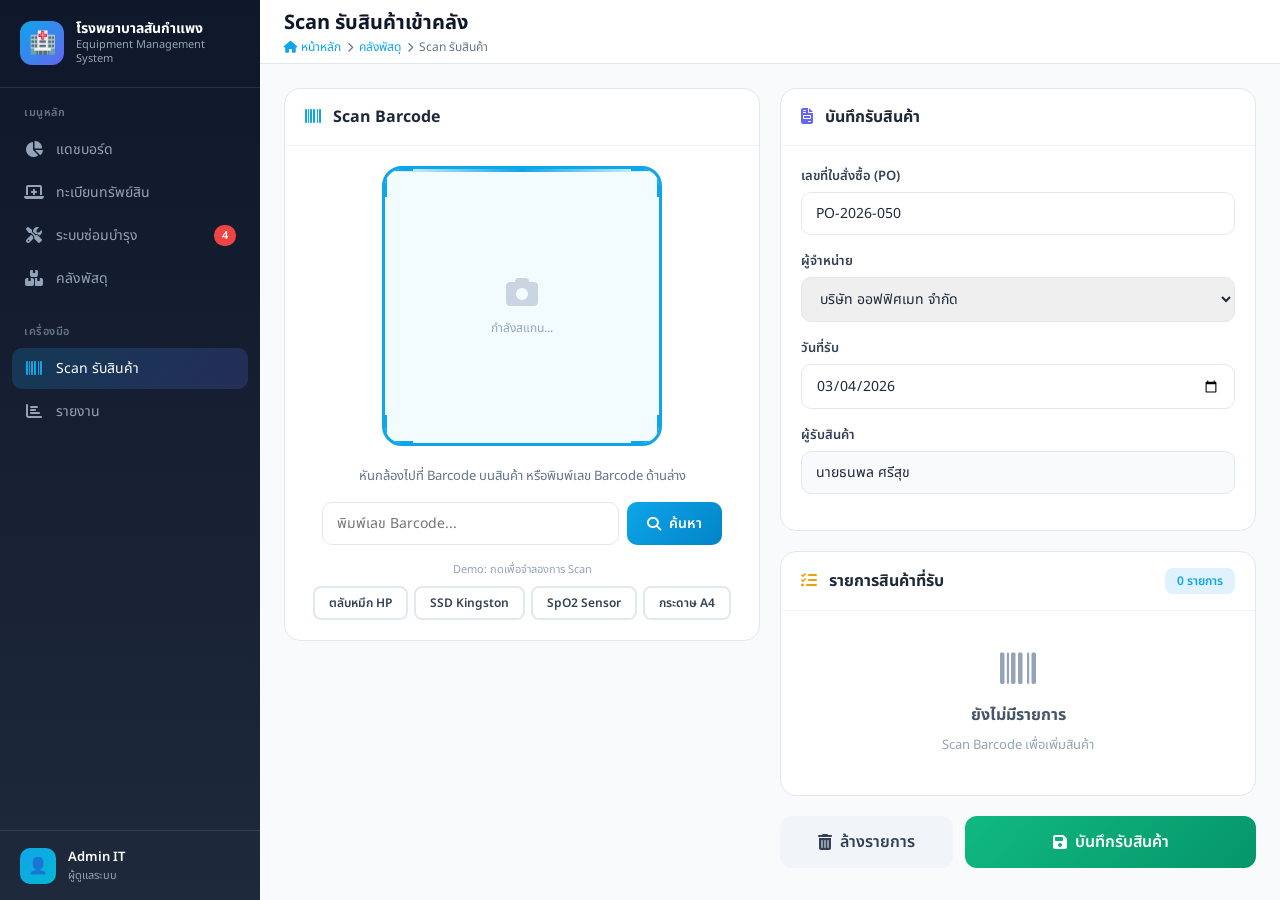
<file: equipment-management/pages/stock-receive.html>
<!DOCTYPE html>
<html lang="th">
<head>
  <meta charset="UTF-8">
  <meta name="viewport" content="width=device-width, initial-scale=1.0">
  <title>Scan รับสินค้า - โรงพยาบาลสันกำแพง</title>
  <link rel="preconnect" href="https://fonts.googleapis.com">
  <link href="https://fonts.googleapis.com/css2?family=Noto+Sans+Thai:wght@300;400;500;600;700;800&display=swap" rel="stylesheet">
  <link rel="stylesheet" href="https://cdnjs.cloudflare.com/ajax/libs/font-awesome/6.5.1/css/all.min.css">
  <link rel="stylesheet" href="../css/styles.css">
</head>
<body>
  <div class="sidebar-overlay" id="sidebarOverlay" onclick="toggleSidebar()"></div>

  <aside class="sidebar" id="sidebar">
    <div class="sidebar-header">
      <div class="sidebar-logo">🏥</div>
      <div class="sidebar-title">โรงพยาบาลสันกำแพง<small>Equipment Management System</small></div>
    </div>
    <nav class="sidebar-nav">
      <div class="nav-section">
        <div class="nav-section-title">เมนูหลัก</div>
        <a href="../index.html" class="nav-item"><i class="fas fa-chart-pie nav-icon"></i> แดชบอร์ด</a>
        <a href="assets.html" class="nav-item"><i class="fas fa-laptop-medical nav-icon"></i> ทะเบียนทรัพย์สิน</a>
        <a href="maintenance.html" class="nav-item"><i class="fas fa-tools nav-icon"></i> ระบบซ่อมบำรุง <span class="nav-badge">4</span></a>
        <a href="stock.html" class="nav-item"><i class="fas fa-boxes-stacked nav-icon"></i> คลังพัสดุ</a>
      </div>
      <div class="nav-section">
        <div class="nav-section-title">เครื่องมือ</div>
        <a href="stock-receive.html" class="nav-item active"><i class="fas fa-barcode nav-icon"></i> Scan รับสินค้า</a>
        <a href="reports.html" class="nav-item"><i class="fas fa-chart-bar nav-icon"></i> รายงาน</a>
      </div>
    </nav>
    <div class="sidebar-footer">
      <div class="user-info">
        <div class="user-avatar">👤</div>
        <div><div class="user-name">Admin IT</div><div class="user-role">ผู้ดูแลระบบ</div></div>
      </div>
    </div>
  </aside>

  <main class="main-content">
    <header class="header">
      <button class="menu-toggle" onclick="toggleSidebar()"><i class="fas fa-bars"></i></button>
      <div class="page-title-area">
        <h1>Scan รับสินค้าเข้าคลัง</h1>
        <div class="breadcrumb"><a href="../index.html"><i class="fas fa-home"></i> หน้าหลัก</a> <i class="fas fa-chevron-right" style="font-size:10px;"></i> <a href="stock.html">คลังพัสดุ</a> <i class="fas fa-chevron-right" style="font-size:10px;"></i> Scan รับสินค้า</div>
      </div>
    </header>

    <div class="page-container fade-in">
      <div class="grid-2">
        <!-- Left: Scanner -->
        <div>
          <div class="card" style="margin-bottom:20px;">
            <div class="card-header">
              <h2><i class="fas fa-barcode" style="color:var(--primary);margin-right:8px;"></i> Scan Barcode</h2>
            </div>
            <div class="card-body" style="text-align:center;">
              <!-- Scanner Simulation -->
              <div class="scan-area" style="margin-bottom:20px;">
                <div class="scan-line"></div>
                <div class="scan-corner tl"></div>
                <div class="scan-corner tr"></div>
                <div class="scan-corner bl"></div>
                <div class="scan-corner br"></div>
                <div style="position:absolute;top:50%;left:50%;transform:translate(-50%,-50%);text-align:center;">
                  <i class="fas fa-camera" style="font-size:32px;color:var(--gray-300);"></i>
                  <p style="font-size:12px;color:var(--gray-400);margin-top:8px;">กำลังสแกน...</p>
                </div>
              </div>
              <p style="font-size:13px;color:var(--gray-500);margin-bottom:16px;">หันกล้องไปที่ Barcode บนสินค้า หรือพิมพ์เลข Barcode ด้านล่าง</p>

              <!-- Manual Input -->
              <div style="display:flex;gap:8px;max-width:400px;margin:0 auto;">
                <input type="text" class="form-control" id="barcodeInput" placeholder="พิมพ์เลข Barcode..." style="flex:1;">
                <button class="btn btn-primary" onclick="lookupBarcode()"><i class="fas fa-search"></i> ค้นหา</button>
              </div>

              <!-- Demo Quick Scan Buttons -->
              <div style="margin-top:16px;">
                <p style="font-size:11px;color:var(--gray-400);margin-bottom:8px;">Demo: กดเพื่อจำลองการ Scan</p>
                <div style="display:flex;gap:6px;flex-wrap:wrap;justify-content:center;">
                  <button class="btn btn-sm btn-outline" onclick="simulateScan('8850001234501')">ตลับหมึก HP</button>
                  <button class="btn btn-sm btn-outline" onclick="simulateScan('8850001234506')">SSD Kingston</button>
                  <button class="btn btn-sm btn-outline" onclick="simulateScan('8850001234511')">SpO2 Sensor</button>
                  <button class="btn btn-sm btn-outline" onclick="simulateScan('8850001234514')">กระดาษ A4</button>
                </div>
              </div>
            </div>
          </div>

          <!-- Scanned Item -->
          <div class="card" id="scannedItemCard" style="display:none;">
            <div class="card-header">
              <h2><i class="fas fa-check-circle" style="color:var(--success);margin-right:8px;"></i> สินค้าที่พบ</h2>
            </div>
            <div class="card-body" id="scannedItemContent"></div>
          </div>
        </div>

        <!-- Right: Receive Form -->
        <div>
          <div class="card" style="margin-bottom:20px;">
            <div class="card-header">
              <h2><i class="fas fa-file-invoice" style="color:var(--secondary);margin-right:8px;"></i> บันทึกรับสินค้า</h2>
            </div>
            <div class="card-body">
              <div class="form-group">
                <label>เลขที่ใบสั่งซื้อ (PO)</label>
                <input type="text" class="form-control" placeholder="เช่น PO-2026-050" value="PO-2026-050">
              </div>
              <div class="form-group">
                <label>ผู้จำหน่าย</label>
                <select class="form-control">
                  <option>บริษัท ออฟฟิศเมท จำกัด</option>
                  <option>บริษัท คอมเทค จำกัด</option>
                  <option>บริษัท เน็ตเวิร์ค โปร จำกัด</option>
                  <option>อื่นๆ</option>
                </select>
              </div>
              <div class="form-group">
                <label>วันที่รับ</label>
                <input type="date" class="form-control" value="2026-03-04">
              </div>
              <div class="form-group">
                <label>ผู้รับสินค้า</label>
                <input type="text" class="form-control" value="นายธนพล ศรีสุข" readonly style="background:var(--gray-50);">
              </div>
            </div>
          </div>

          <!-- Items List -->
          <div class="card" style="margin-bottom:20px;">
            <div class="card-header">
              <h2><i class="fas fa-list-check" style="color:var(--warning);margin-right:8px;"></i> รายการสินค้าที่รับ</h2>
              <span class="badge" style="background:var(--primary-light);color:var(--primary);" id="itemCount">0 รายการ</span>
            </div>
            <div class="card-body" style="padding:0;" id="receiveList">
              <div class="empty-state" style="padding:40px;" id="emptyReceive">
                <i class="fas fa-barcode" style="font-size:36px;"></i>
                <h3 style="font-size:16px;">ยังไม่มีรายการ</h3>
                <p style="font-size:13px;">Scan Barcode เพื่อเพิ่มสินค้า</p>
              </div>
              <div class="table-container" id="receiveTable" style="display:none;">
                <table class="data-table">
                  <thead>
                    <tr>
                      <th>รายการ</th>
                      <th>จำนวน</th>
                      <th>ราคา/หน่วย</th>
                      <th>รวม</th>
                      <th></th>
                    </tr>
                  </thead>
                  <tbody id="receiveBody"></tbody>
                  <tfoot>
                    <tr style="background:var(--gray-50);">
                      <td colspan="3" style="text-align:right;font-weight:700;">รวมทั้งสิ้น</td>
                      <td style="font-weight:700;color:var(--primary);font-size:16px;" id="totalAmount">0 ฿</td>
                      <td></td>
                    </tr>
                  </tfoot>
                </table>
              </div>
            </div>
          </div>

          <!-- Submit -->
          <div style="display:flex;gap:12px;">
            <button class="btn btn-secondary btn-lg" style="flex:1;" onclick="clearReceive()"><i class="fas fa-trash-alt"></i> ล้างรายการ</button>
            <button class="btn btn-success btn-lg" style="flex:2;" onclick="submitReceive()"><i class="fas fa-save"></i> บันทึกรับสินค้า</button>
          </div>
        </div>
      </div>
    </div>
  </main>

  <nav class="bottom-nav">
    <div class="bottom-nav-items">
      <a href="../index.html" class="bottom-nav-item"><i class="fas fa-chart-pie"></i><span>แดชบอร์ด</span></a>
      <a href="assets.html" class="bottom-nav-item"><i class="fas fa-laptop-medical"></i><span>ทรัพย์สิน</span></a>
      <a href="maintenance.html" class="bottom-nav-item"><i class="fas fa-tools"></i><span>ซ่อมบำรุง</span></a>
      <a href="stock.html" class="bottom-nav-item"><i class="fas fa-boxes-stacked"></i><span>คลังพัสดุ</span></a>
      <a href="reports.html" class="bottom-nav-item"><i class="fas fa-chart-bar"></i><span>รายงาน</span></a>
    </div>
  </nav>

  <script src="../js/data.js"></script>
  <script>
    function toggleSidebar() {
      document.getElementById('sidebar').classList.toggle('open');
      document.getElementById('sidebarOverlay').classList.toggle('active');
    }

    let receiveItems = [];

    function simulateScan(barcode) {
      document.getElementById('barcodeInput').value = barcode;
      lookupBarcode();
    }

    function lookupBarcode() {
      const barcode = document.getElementById('barcodeInput').value.trim();
      if (!barcode) return;

      const item = STOCK_ITEMS.find(s => s.barcode === barcode);
      const card = document.getElementById('scannedItemCard');
      const content = document.getElementById('scannedItemContent');

      if (!item) {
        card.style.display = 'block';
        content.innerHTML = `
          <div style="text-align:center;padding:20px;color:var(--danger);">
            <i class="fas fa-times-circle" style="font-size:32px;margin-bottom:12px;"></i>
            <h3 style="font-size:16px;">ไม่พบสินค้า</h3>
            <p style="font-size:13px;color:var(--gray-500);">Barcode: ${barcode}</p>
          </div>
        `;
        return;
      }

      card.style.display = 'block';
      content.innerHTML = `
        <div style="display:flex;align-items:center;gap:16px;margin-bottom:16px;">
          <div style="width:56px;height:56px;border-radius:14px;background:#D1FAE5;color:var(--success);display:flex;align-items:center;justify-content:center;font-size:24px;">
            <i class="fas fa-box"></i>
          </div>
          <div style="flex:1;">
            <h3 style="font-size:16px;font-weight:700;">${item.name}</h3>
            <p style="font-size:12px;color:var(--gray-500);">${item.id} · ${item.category} · คงเหลือ: ${item.stock} ${item.unit}</p>
          </div>
        </div>
        <div style="display:grid;grid-template-columns:1fr 1fr;gap:12px;margin-bottom:16px;">
          <div class="info-item"><label>ราคา/หน่วย</label><span>${formatCurrency(item.price)} ฿</span></div>
          <div class="info-item"><label>ตำแหน่งจัดเก็บ</label><span>${item.location}</span></div>
        </div>
        <div style="display:flex;gap:8px;align-items:end;">
          <div class="form-group" style="flex:1;margin-bottom:0;">
            <label>จำนวนที่รับ</label>
            <input type="number" class="form-control" id="receiveQty" value="1" min="1">
          </div>
          <div class="form-group" style="flex:1;margin-bottom:0;">
            <label>ราคา/หน่วย</label>
            <input type="number" class="form-control" id="receivePrice" value="${item.price}">
          </div>
          <button class="btn btn-success" style="height:42px;" onclick="addToReceive('${item.id}')">
            <i class="fas fa-plus"></i> เพิ่ม
          </button>
        </div>
      `;
    }

    function addToReceive(itemId) {
      const item = getStockItemById(itemId);
      const qty = parseInt(document.getElementById('receiveQty').value) || 1;
      const price = parseFloat(document.getElementById('receivePrice').value) || item.price;

      const existing = receiveItems.find(r => r.itemId === itemId);
      if (existing) {
        existing.quantity += qty;
        existing.unitPrice = price;
      } else {
        receiveItems.push({ itemId, name: item.name, quantity: qty, unitPrice: price, unit: item.unit });
      }

      renderReceiveList();
      document.getElementById('barcodeInput').value = '';

      // Animation feedback
      const card = document.getElementById('scannedItemCard');
      card.style.borderColor = 'var(--success)';
      setTimeout(() => { card.style.borderColor = ''; }, 500);
    }

    function removeFromReceive(idx) {
      receiveItems.splice(idx, 1);
      renderReceiveList();
    }

    function renderReceiveList() {
      const empty = document.getElementById('emptyReceive');
      const table = document.getElementById('receiveTable');
      const tbody = document.getElementById('receiveBody');
      const countSpan = document.getElementById('itemCount');
      const totalSpan = document.getElementById('totalAmount');

      if (receiveItems.length === 0) {
        empty.style.display = 'block';
        table.style.display = 'none';
        countSpan.textContent = '0 รายการ';
        return;
      }

      empty.style.display = 'none';
      table.style.display = 'block';
      countSpan.textContent = receiveItems.length + ' รายการ';

      let total = 0;
      tbody.innerHTML = '';
      receiveItems.forEach((r, i) => {
        const lineTotal = r.quantity * r.unitPrice;
        total += lineTotal;
        tbody.innerHTML += `
          <tr>
            <td><strong>${r.name}</strong></td>
            <td>
              <div style="display:flex;align-items:center;gap:4px;">
                <button class="btn btn-sm btn-secondary btn-icon" onclick="changeQty(${i}, -1)" style="width:28px;height:28px;font-size:12px;">-</button>
                <span style="min-width:32px;text-align:center;font-weight:600;">${r.quantity}</span>
                <button class="btn btn-sm btn-secondary btn-icon" onclick="changeQty(${i}, 1)" style="width:28px;height:28px;font-size:12px;">+</button>
                <span style="font-size:12px;color:var(--gray-400);margin-left:4px;">${r.unit}</span>
              </div>
            </td>
            <td>${formatCurrency(r.unitPrice)} ฿</td>
            <td style="font-weight:600;">${formatCurrency(lineTotal)} ฿</td>
            <td><button class="btn btn-sm btn-icon" style="color:var(--danger);background:none;" onclick="removeFromReceive(${i})"><i class="fas fa-trash-alt"></i></button></td>
          </tr>
        `;
      });

      totalSpan.textContent = formatCurrency(total) + ' ฿';
    }

    function changeQty(idx, delta) {
      receiveItems[idx].quantity = Math.max(1, receiveItems[idx].quantity + delta);
      renderReceiveList();
    }

    function clearReceive() {
      if (receiveItems.length === 0) return;
      if (confirm('ต้องการล้างรายการทั้งหมดหรือไม่?')) {
        receiveItems = [];
        renderReceiveList();
      }
    }

    function submitReceive() {
      if (receiveItems.length === 0) {
        alert('กรุณาเพิ่มรายการสินค้าก่อน');
        return;
      }
      alert(`บันทึกรับสินค้าสำเร็จ! (Demo)\n\n${receiveItems.length} รายการ`);
      receiveItems = [];
      renderReceiveList();
      document.getElementById('scannedItemCard').style.display = 'none';
    }
  </script>
</body>
</html>
</file>
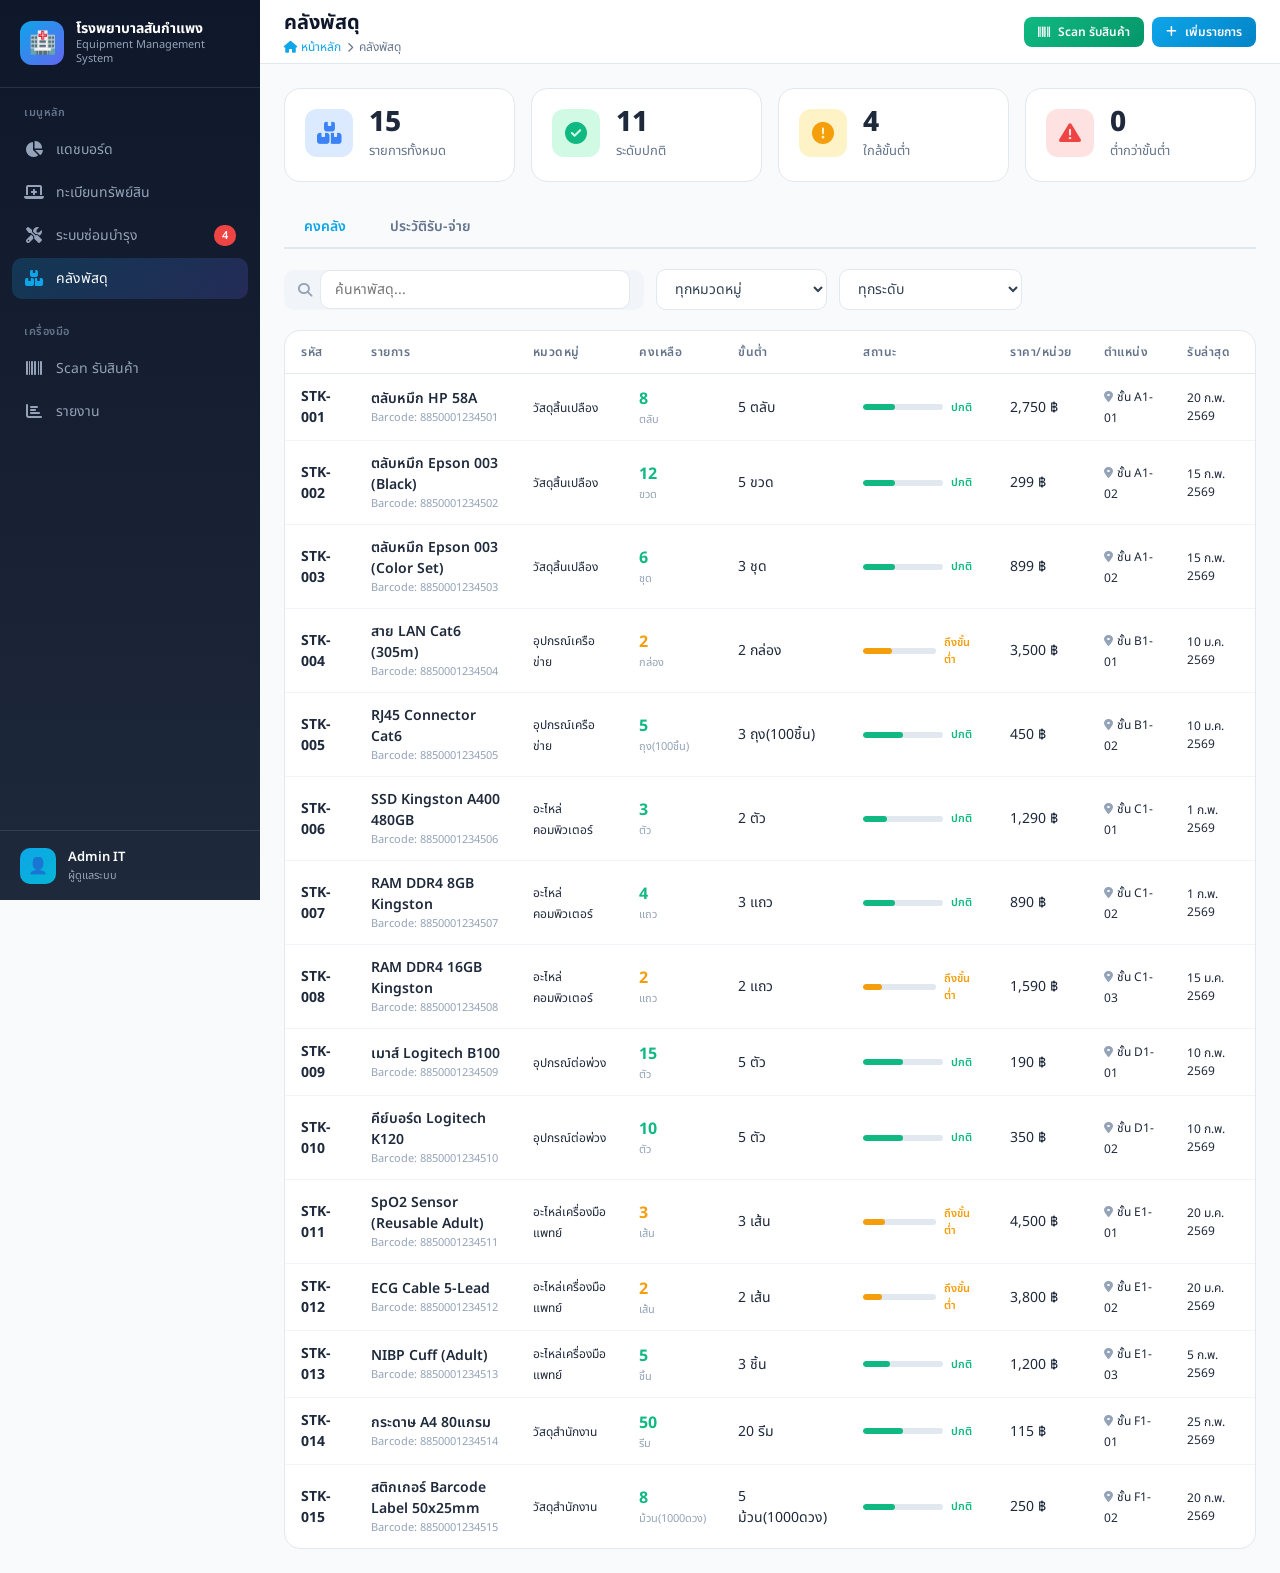
<file: equipment-management/pages/stock.html>
<!DOCTYPE html>
<html lang="th">
<head>
  <meta charset="UTF-8">
  <meta name="viewport" content="width=device-width, initial-scale=1.0">
  <title>คลังพัสดุ - โรงพยาบาลสันกำแพง</title>
  <link rel="preconnect" href="https://fonts.googleapis.com">
  <link href="https://fonts.googleapis.com/css2?family=Noto+Sans+Thai:wght@300;400;500;600;700;800&display=swap" rel="stylesheet">
  <link rel="stylesheet" href="https://cdnjs.cloudflare.com/ajax/libs/font-awesome/6.5.1/css/all.min.css">
  <link rel="stylesheet" href="../css/styles.css">
</head>
<body>
  <div class="sidebar-overlay" id="sidebarOverlay" onclick="toggleSidebar()"></div>

  <aside class="sidebar" id="sidebar">
    <div class="sidebar-header">
      <div class="sidebar-logo">🏥</div>
      <div class="sidebar-title">โรงพยาบาลสันกำแพง<small>Equipment Management System</small></div>
    </div>
    <nav class="sidebar-nav">
      <div class="nav-section">
        <div class="nav-section-title">เมนูหลัก</div>
        <a href="../index.html" class="nav-item"><i class="fas fa-chart-pie nav-icon"></i> แดชบอร์ด</a>
        <a href="assets.html" class="nav-item"><i class="fas fa-laptop-medical nav-icon"></i> ทะเบียนทรัพย์สิน</a>
        <a href="maintenance.html" class="nav-item"><i class="fas fa-tools nav-icon"></i> ระบบซ่อมบำรุง <span class="nav-badge">4</span></a>
        <a href="stock.html" class="nav-item active"><i class="fas fa-boxes-stacked nav-icon"></i> คลังพัสดุ</a>
      </div>
      <div class="nav-section">
        <div class="nav-section-title">เครื่องมือ</div>
        <a href="stock-receive.html" class="nav-item"><i class="fas fa-barcode nav-icon"></i> Scan รับสินค้า</a>
        <a href="reports.html" class="nav-item"><i class="fas fa-chart-bar nav-icon"></i> รายงาน</a>
      </div>
    </nav>
    <div class="sidebar-footer">
      <div class="user-info">
        <div class="user-avatar">👤</div>
        <div><div class="user-name">Admin IT</div><div class="user-role">ผู้ดูแลระบบ</div></div>
      </div>
    </div>
  </aside>

  <main class="main-content">
    <header class="header">
      <button class="menu-toggle" onclick="toggleSidebar()"><i class="fas fa-bars"></i></button>
      <div class="page-title-area">
        <h1>คลังพัสดุ</h1>
        <div class="breadcrumb"><a href="../index.html"><i class="fas fa-home"></i> หน้าหลัก</a> <i class="fas fa-chevron-right" style="font-size:10px;"></i> คลังพัสดุ</div>
      </div>
      <div class="header-actions">
        <a href="stock-receive.html" class="btn btn-success btn-sm"><i class="fas fa-barcode"></i> Scan รับสินค้า</a>
        <button class="btn btn-primary btn-sm" onclick="openAddStock()"><i class="fas fa-plus"></i> เพิ่มรายการ</button>
      </div>
    </header>

    <div class="page-container fade-in">
      <!-- Stats -->
      <div class="stats-grid">
        <div class="stat-card">
          <div class="stat-icon" style="background:#DBEAFE;color:#3B82F6;"><i class="fas fa-boxes-stacked"></i></div>
          <div class="stat-info"><h3>15</h3><p>รายการทั้งหมด</p></div>
        </div>
        <div class="stat-card">
          <div class="stat-icon" style="background:#D1FAE5;color:#10B981;"><i class="fas fa-check-circle"></i></div>
          <div class="stat-info"><h3 id="normalCount">0</h3><p>ระดับปกติ</p></div>
        </div>
        <div class="stat-card">
          <div class="stat-icon" style="background:#FEF3C7;color:#F59E0B;"><i class="fas fa-exclamation-circle"></i></div>
          <div class="stat-info"><h3 id="lowCount">0</h3><p>ใกล้ขั้นต่ำ</p></div>
        </div>
        <div class="stat-card">
          <div class="stat-icon" style="background:#FEE2E2;color:#EF4444;"><i class="fas fa-triangle-exclamation"></i></div>
          <div class="stat-info"><h3 id="criticalCount">0</h3><p>ต่ำกว่าขั้นต่ำ</p></div>
        </div>
      </div>

      <!-- Tabs -->
      <div class="tabs">
        <button class="tab-btn active" onclick="switchTab('inventory', this)">คงคลัง</button>
        <button class="tab-btn" onclick="switchTab('transactions', this)">ประวัติรับ-จ่าย</button>
      </div>

      <!-- Inventory Tab -->
      <div id="inventoryTab">
        <div class="filter-bar">
          <div class="search-box" style="flex:1;max-width:360px;">
            <i class="fas fa-search"></i>
            <input type="text" placeholder="ค้นหาพัสดุ..." id="searchStock" oninput="renderInventory()">
          </div>
          <select id="filterStockCat" onchange="renderInventory()">
            <option value="">ทุกหมวดหมู่</option>
          </select>
          <select id="filterStockLevel" onchange="renderInventory()">
            <option value="">ทุกระดับ</option>
            <option value="low">ใกล้ขั้นต่ำ / ต่ำกว่าขั้นต่ำ</option>
            <option value="normal">ระดับปกติ</option>
          </select>
        </div>

        <div class="card">
          <div class="table-container">
            <table class="data-table">
              <thead>
                <tr>
                  <th>รหัส</th>
                  <th>รายการ</th>
                  <th>หมวดหมู่</th>
                  <th>คงเหลือ</th>
                  <th>ขั้นต่ำ</th>
                  <th>สถานะ</th>
                  <th>ราคา/หน่วย</th>
                  <th>ตำแหน่ง</th>
                  <th>รับล่าสุด</th>
                </tr>
              </thead>
              <tbody id="inventoryBody"></tbody>
            </table>
          </div>
        </div>
      </div>

      <!-- Transactions Tab -->
      <div id="transactionsTab" style="display:none;">
        <div class="filter-bar">
          <div class="search-box" style="flex:1;max-width:360px;">
            <i class="fas fa-search"></i>
            <input type="text" placeholder="ค้นหาธุรกรรม..." id="searchTxn" oninput="renderTransactions()">
          </div>
          <select id="filterTxnType" onchange="renderTransactions()">
            <option value="">ทุกประเภท</option>
            <option value="receive">รับเข้า</option>
            <option value="issue">เบิกออก</option>
          </select>
        </div>

        <div class="card">
          <div class="table-container">
            <table class="data-table">
              <thead>
                <tr>
                  <th>รหัส</th>
                  <th>วันที่</th>
                  <th>ประเภท</th>
                  <th>รายการ</th>
                  <th>จำนวน</th>
                  <th>ราคารวม</th>
                  <th>อ้างอิง</th>
                  <th>ผู้ดำเนินการ</th>
                </tr>
              </thead>
              <tbody id="transactionBody"></tbody>
            </table>
          </div>
        </div>
      </div>
    </div>
  </main>

  <!-- Add Stock Modal -->
  <div class="modal-overlay" id="addStockModal">
    <div class="modal">
      <div class="modal-header">
        <h2><i class="fas fa-plus-circle" style="color:var(--primary);margin-right:8px;"></i> เพิ่มรายการพัสดุ</h2>
        <button class="modal-close" onclick="closeAddStock()"><i class="fas fa-times"></i></button>
      </div>
      <div class="modal-body">
        <div class="form-group">
          <label>ชื่อรายการ *</label>
          <input type="text" class="form-control" placeholder="เช่น ตลับหมึก HP 58A">
        </div>
        <div style="display:grid;grid-template-columns:1fr 1fr;gap:12px;">
          <div class="form-group">
            <label>หมวดหมู่</label>
            <select class="form-control">
              <option>วัสดุสิ้นเปลือง</option>
              <option>อุปกรณ์เครือข่าย</option>
              <option>อะไหล่คอมพิวเตอร์</option>
              <option>อุปกรณ์ต่อพ่วง</option>
              <option>อะไหล่เครื่องมือแพทย์</option>
              <option>วัสดุสำนักงาน</option>
            </select>
          </div>
          <div class="form-group">
            <label>หน่วยนับ</label>
            <input type="text" class="form-control" placeholder="เช่น ตลับ, ชิ้น, กล่อง">
          </div>
        </div>
        <div style="display:grid;grid-template-columns:1fr 1fr 1fr;gap:12px;">
          <div class="form-group">
            <label>จำนวนเริ่มต้น</label>
            <input type="number" class="form-control" placeholder="0">
          </div>
          <div class="form-group">
            <label>ขั้นต่ำ (Min)</label>
            <input type="number" class="form-control" placeholder="0">
          </div>
          <div class="form-group">
            <label>สูงสุด (Max)</label>
            <input type="number" class="form-control" placeholder="0">
          </div>
        </div>
        <div style="display:grid;grid-template-columns:1fr 1fr;gap:12px;">
          <div class="form-group">
            <label>ราคาต่อหน่วย (บาท)</label>
            <input type="number" class="form-control" placeholder="0.00">
          </div>
          <div class="form-group">
            <label>Barcode</label>
            <input type="text" class="form-control" placeholder="เลข Barcode">
          </div>
        </div>
        <div class="form-group">
          <label>ตำแหน่งจัดเก็บ</label>
          <input type="text" class="form-control" placeholder="เช่น ชั้น A1-01">
        </div>
      </div>
      <div class="modal-footer">
        <button class="btn btn-secondary" onclick="closeAddStock()">ยกเลิก</button>
        <button class="btn btn-primary" onclick="closeAddStock()"><i class="fas fa-save"></i> บันทึก</button>
      </div>
    </div>
  </div>

  <nav class="bottom-nav">
    <div class="bottom-nav-items">
      <a href="../index.html" class="bottom-nav-item"><i class="fas fa-chart-pie"></i><span>แดชบอร์ด</span></a>
      <a href="assets.html" class="bottom-nav-item"><i class="fas fa-laptop-medical"></i><span>ทรัพย์สิน</span></a>
      <a href="maintenance.html" class="bottom-nav-item"><i class="fas fa-tools"></i><span>ซ่อมบำรุง</span></a>
      <a href="stock.html" class="bottom-nav-item active"><i class="fas fa-boxes-stacked"></i><span>คลังพัสดุ</span></a>
      <a href="reports.html" class="bottom-nav-item"><i class="fas fa-chart-bar"></i><span>รายงาน</span></a>
    </div>
  </nav>

  <script src="../js/data.js"></script>
  <script>
    function toggleSidebar() {
      document.getElementById('sidebar').classList.toggle('open');
      document.getElementById('sidebarOverlay').classList.toggle('active');
    }

    // Populate category filter
    const cats = [...new Set(STOCK_ITEMS.map(s => s.category))];
    const catFilter = document.getElementById('filterStockCat');
    cats.forEach(c => { catFilter.innerHTML += `<option value="${c}">${c}</option>`; });

    function switchTab(tab, btn) {
      document.querySelectorAll('.tab-btn').forEach(b => b.classList.remove('active'));
      btn.classList.add('active');
      document.getElementById('inventoryTab').style.display = tab === 'inventory' ? 'block' : 'none';
      document.getElementById('transactionsTab').style.display = tab === 'transactions' ? 'block' : 'none';
    }

    function renderInventory() {
      const search = document.getElementById('searchStock').value.toLowerCase();
      const cat = document.getElementById('filterStockCat').value;
      const level = document.getElementById('filterStockLevel').value;

      let filtered = STOCK_ITEMS.filter(item => {
        if (search && !`${item.id} ${item.name} ${item.barcode}`.toLowerCase().includes(search)) return false;
        if (cat && item.category !== cat) return false;
        if (level === 'low' && item.stock > item.minStock) return false;
        if (level === 'normal' && item.stock <= item.minStock) return false;
        return true;
      });

      const tbody = document.getElementById('inventoryBody');
      tbody.innerHTML = '';

      let normalC = 0, lowC = 0, critC = 0;
      STOCK_ITEMS.forEach(s => {
        if (s.stock < s.minStock) critC++;
        else if (s.stock === s.minStock) lowC++;
        else normalC++;
      });
      document.getElementById('normalCount').textContent = normalC;
      document.getElementById('lowCount').textContent = lowC;
      document.getElementById('criticalCount').textContent = critC;

      filtered.forEach(item => {
        const pct = Math.round((item.stock / item.maxStock) * 100);
        let color, statusText;
        if (item.stock < item.minStock) {
          color = 'var(--danger)'; statusText = 'ต่ำกว่าขั้นต่ำ';
        } else if (item.stock === item.minStock) {
          color = 'var(--warning)'; statusText = 'ถึงขั้นต่ำ';
        } else {
          color = 'var(--success)'; statusText = 'ปกติ';
        }

        tbody.innerHTML += `
          <tr>
            <td><strong>${item.id}</strong></td>
            <td>
              <div style="font-weight:600;">${item.name}</div>
              <div style="font-size:11px;color:var(--gray-400);">Barcode: ${item.barcode}</div>
            </td>
            <td><span style="font-size:12px;">${item.category}</span></td>
            <td>
              <div style="font-weight:700;font-size:16px;color:${color};">${item.stock}</div>
              <div style="font-size:11px;color:var(--gray-400);">${item.unit}</div>
            </td>
            <td>${item.minStock} ${item.unit}</td>
            <td>
              <div class="stock-level">
                <div class="stock-bar" style="width:80px;">
                  <div class="stock-bar-fill" style="width:${pct}%;background:${color};"></div>
                </div>
                <span style="font-size:11px;font-weight:600;color:${color};">${statusText}</span>
              </div>
            </td>
            <td>${formatCurrency(item.price)} ฿</td>
            <td><span style="font-size:12px;"><i class="fas fa-map-marker-alt" style="color:var(--gray-400);margin-right:4px;"></i>${item.location}</span></td>
            <td style="font-size:12px;">${formatDate(item.lastReceived)}</td>
          </tr>
        `;
      });
    }

    function renderTransactions() {
      const search = document.getElementById('searchTxn').value.toLowerCase();
      const type = document.getElementById('filterTxnType').value;

      let filtered = STOCK_TRANSACTIONS.filter(txn => {
        const item = getStockItemById(txn.itemId);
        if (search && !`${txn.id} ${item.name} ${txn.reference} ${txn.supplier || ''}`.toLowerCase().includes(search)) return false;
        if (type && txn.type !== type) return false;
        return true;
      });

      const tbody = document.getElementById('transactionBody');
      tbody.innerHTML = '';

      filtered.forEach(txn => {
        const item = getStockItemById(txn.itemId);
        const isReceive = txn.type === 'receive';
        tbody.innerHTML += `
          <tr>
            <td><strong>${txn.id}</strong></td>
            <td>${formatDate(txn.date)}</td>
            <td>
              <span class="badge" style="background:${isReceive ? '#D1FAE5' : '#FEE2E2'};color:${isReceive ? 'var(--success)' : 'var(--danger)'};">
                <i class="fas ${isReceive ? 'fa-arrow-down' : 'fa-arrow-up'}" style="font-size:10px;"></i>
                ${isReceive ? 'รับเข้า' : 'เบิกออก'}
              </span>
            </td>
            <td>
              <div style="font-weight:600;">${item ? item.name : '-'}</div>
              <div style="font-size:11px;color:var(--gray-400);">${txn.itemId}</div>
            </td>
            <td style="font-weight:600;color:${isReceive ? 'var(--success)' : 'var(--danger)'};">
              ${isReceive ? '+' : '-'}${txn.quantity} ${item ? item.unit : ''}
            </td>
            <td>${formatCurrency(txn.totalPrice)} ฿</td>
            <td>
              <div style="font-size:12px;">${txn.reference}</div>
              ${txn.supplier ? `<div style="font-size:11px;color:var(--gray-400);">${txn.supplier}</div>` : ''}
            </td>
            <td style="font-size:12px;">${txn.receivedBy}</td>
          </tr>
        `;
      });
    }

    function openAddStock() { document.getElementById('addStockModal').classList.add('active'); }
    function closeAddStock() { document.getElementById('addStockModal').classList.remove('active'); }

    renderInventory();
    renderTransactions();
  </script>
</body>
</html>
</file>
<file: hrm-simple/css/style.css>
/* ===== Simple HRM - Designed for ease of use ===== */
:root {
    --blue: #1d4ed8;
    --blue-light: #3b82f6;
    --blue-soft: #eff6ff;
    --green: #16a34a;
    --green-soft: #dcfce7;
    --red: #dc2626;
    --red-soft: #fee2e2;
    --orange: #ea580c;
    --orange-soft: #fff7ed;
    --teal: #0d9488;
    --teal-soft: #f0fdfa;
    --purple: #7c3aed;
    --purple-soft: #ede9fe;
    --gray-50: #f9fafb;
    --gray-100: #f3f4f6;
    --gray-200: #e5e7eb;
    --gray-300: #d1d5db;
    --gray-400: #9ca3af;
    --gray-500: #6b7280;
    --gray-600: #4b5563;
    --gray-700: #374151;
    --gray-800: #1f2937;
    --gray-900: #111827;
    --white: #ffffff;
    --shadow: 0 2px 8px rgba(0,0,0,0.08);
    --shadow-md: 0 4px 16px rgba(0,0,0,0.1);
    --shadow-lg: 0 8px 30px rgba(0,0,0,0.12);
    --radius: 16px;
    --radius-sm: 12px;
    --radius-full: 9999px;
    --topbar-h: 60px;
    --bottomnav-h: 70px;
}

*, *::before, *::after { margin: 0; padding: 0; box-sizing: border-box; }

html { font-size: 18px; }

body {
    font-family: 'Prompt', -apple-system, sans-serif;
    background: var(--gray-50);
    color: var(--gray-800);
    line-height: 1.6;
    -webkit-font-smoothing: antialiased;
    overflow-x: hidden;
    -webkit-tap-highlight-color: transparent;
}

.hidden { display: none !important; }

/* ===== LOGIN ===== */
.login-page {
    min-height: 100vh;
    display: flex;
    align-items: center;
    justify-content: center;
    padding: 24px;
    background: linear-gradient(160deg, #1e3a8a 0%, #1d4ed8 50%, #0d9488 100%);
}

.login-box {
    background: var(--white);
    border-radius: 24px;
    padding: 40px 28px;
    width: 100%;
    max-width: 400px;
    text-align: center;
    box-shadow: var(--shadow-lg);
    animation: slideUp 0.5s ease;
}

@keyframes slideUp {
    from { opacity: 0; transform: translateY(24px); }
    to { opacity: 1; transform: translateY(0); }
}

.login-logo {
    width: 80px;
    height: 80px;
    background: linear-gradient(135deg, var(--blue), var(--teal));
    border-radius: 24px;
    display: flex;
    align-items: center;
    justify-content: center;
    margin: 0 auto 16px;
    font-size: 2rem;
    color: var(--white);
    box-shadow: 0 8px 24px rgba(29,78,216,0.3);
}

.login-logo.small {
    width: 64px; height: 64px;
    font-size: 1.6rem;
    border-radius: 20px;
}

.login-box h1 {
    font-size: 1.4rem;
    font-weight: 700;
    color: var(--gray-900);
    margin-bottom: 4px;
}

.login-box h2 {
    font-size: 1.3rem;
    font-weight: 700;
    color: var(--gray-900);
    margin-bottom: 4px;
}

.login-sub {
    font-size: 0.88rem;
    color: var(--gray-500);
    margin-bottom: 28px;
    font-weight: 400;
}

.login-sub strong {
    color: var(--blue);
}

.login-form {
    text-align: left;
    margin-bottom: 20px;
}

.field-label {
    display: block;
    font-size: 0.88rem;
    font-weight: 600;
    color: var(--gray-700);
    margin-bottom: 8px;
}

.phone-input-group {
    display: flex;
    align-items: center;
    background: var(--gray-50);
    border: 2px solid var(--gray-200);
    border-radius: var(--radius-sm);
    overflow: hidden;
    margin-bottom: 16px;
    transition: border-color 0.2s;
}

.phone-input-group:focus-within {
    border-color: var(--blue-light);
    box-shadow: 0 0 0 4px rgba(59,130,246,0.15);
}

.phone-prefix {
    padding: 14px 16px;
    background: var(--gray-100);
    color: var(--gray-600);
    font-size: 0.9rem;
    font-weight: 500;
    white-space: nowrap;
    border-right: 2px solid var(--gray-200);
}

.phone-prefix i {
    margin-right: 6px;
    color: var(--blue);
}

.big-input {
    flex: 1;
    padding: 14px 16px;
    border: none;
    background: transparent;
    font-family: 'Prompt', sans-serif;
    font-size: 1.1rem;
    font-weight: 500;
    color: var(--gray-800);
    letter-spacing: 1px;
    outline: none;
    width: 100%;
}

/* OTP Boxes */
.otp-inputs {
    display: flex;
    gap: 8px;
    justify-content: center;
    margin: 24px 0;
}

.otp-box {
    width: 48px;
    height: 56px;
    border: 2px solid var(--gray-200);
    border-radius: var(--radius-sm);
    text-align: center;
    font-family: 'Prompt', sans-serif;
    font-size: 1.4rem;
    font-weight: 700;
    color: var(--blue);
    background: var(--gray-50);
    outline: none;
    transition: all 0.2s;
}

.otp-box:focus {
    border-color: var(--blue-light);
    background: var(--white);
    box-shadow: 0 0 0 4px rgba(59,130,246,0.15);
}

.otp-actions {
    display: flex;
    justify-content: center;
    gap: 24px;
    margin-top: 16px;
}

.text-btn {
    background: none;
    border: none;
    color: var(--blue);
    font-family: 'Prompt', sans-serif;
    font-size: 0.85rem;
    font-weight: 500;
    cursor: pointer;
    padding: 8px;
}

.text-btn:active {
    opacity: 0.7;
}

/* Big Button */
.big-btn {
    display: flex;
    align-items: center;
    justify-content: center;
    gap: 10px;
    width: 100%;
    padding: 16px;
    background: linear-gradient(135deg, var(--blue), var(--blue-light));
    color: var(--white);
    border: none;
    border-radius: var(--radius-sm);
    font-family: 'Prompt', sans-serif;
    font-size: 1.05rem;
    font-weight: 600;
    cursor: pointer;
    box-shadow: 0 4px 16px rgba(29,78,216,0.3);
    transition: all 0.2s;
    -webkit-tap-highlight-color: transparent;
}

.big-btn:active {
    transform: scale(0.98);
    box-shadow: 0 2px 8px rgba(29,78,216,0.2);
}

.big-btn.green {
    background: linear-gradient(135deg, var(--green), #22c55e);
    box-shadow: 0 4px 16px rgba(22,163,74,0.3);
}

.big-btn.outline {
    background: var(--white);
    color: var(--blue);
    border: 2px solid var(--blue);
    box-shadow: none;
}

.big-btn.outline:active {
    background: var(--blue-soft);
}

.login-hint {
    background: var(--blue-soft);
    border-radius: var(--radius-sm);
    padding: 12px;
    font-size: 0.78rem;
    color: var(--blue);
    margin-top: 20px;
}

/* ===== TOP BAR ===== */
.topbar {
    position: fixed;
    top: 0; left: 0; right: 0;
    height: var(--topbar-h);
    background: var(--white);
    border-bottom: 1px solid var(--gray-200);
    display: flex;
    align-items: center;
    justify-content: space-between;
    padding: 0 20px;
    z-index: 100;
    box-shadow: var(--shadow);
}

.topbar-left {
    display: flex;
    align-items: center;
    gap: 10px;
}

.topbar-icon {
    font-size: 1.2rem;
    color: var(--blue);
}

.topbar-left span {
    font-size: 1.05rem;
    font-weight: 600;
    color: var(--gray-800);
}

.topbar-btn {
    position: relative;
    width: 44px; height: 44px;
    background: var(--gray-50);
    border: 1px solid var(--gray-200);
    border-radius: 50%;
    font-size: 1.1rem;
    color: var(--gray-600);
    cursor: pointer;
    display: flex;
    align-items: center;
    justify-content: center;
}

.topbar-btn:active {
    background: var(--gray-200);
}

.notif-dot {
    position: absolute;
    top: 8px; right: 8px;
    width: 10px; height: 10px;
    background: var(--red);
    border-radius: 50%;
    border: 2px solid var(--white);
}

/* ===== PAGE CONTAINER ===== */
.page-container {
    padding: calc(var(--topbar-h) + 16px) 16px calc(var(--bottomnav-h) + 16px);
    min-height: 100vh;
    animation: fadeIn 0.25s ease;
}

@keyframes fadeIn {
    from { opacity: 0; }
    to { opacity: 1; }
}

/* ===== BOTTOM NAV ===== */
.bottom-nav {
    position: fixed;
    bottom: 0; left: 0; right: 0;
    height: var(--bottomnav-h);
    background: var(--white);
    border-top: 1px solid var(--gray-200);
    display: flex;
    align-items: center;
    justify-content: space-around;
    z-index: 100;
    box-shadow: 0 -2px 10px rgba(0,0,0,0.05);
    padding-bottom: env(safe-area-inset-bottom, 0);
}

.nav-tab {
    display: flex;
    flex-direction: column;
    align-items: center;
    gap: 3px;
    padding: 8px 4px;
    background: none;
    border: none;
    color: var(--gray-400);
    font-family: 'Prompt', sans-serif;
    font-size: 0.65rem;
    font-weight: 500;
    cursor: pointer;
    transition: color 0.2s;
    -webkit-tap-highlight-color: transparent;
    min-width: 64px;
}

.nav-tab i {
    font-size: 1.3rem;
    margin-bottom: 2px;
}

.nav-tab.active {
    color: var(--blue);
}

.nav-tab:active {
    opacity: 0.7;
}

/* ===== GREETING ===== */
.greeting {
    margin-bottom: 20px;
}

.greeting h2 {
    font-size: 1.3rem;
    font-weight: 700;
    color: var(--gray-900);
}

.greeting p {
    font-size: 0.85rem;
    color: var(--gray-500);
}

/* ===== SALARY HIGHLIGHT ===== */
.salary-highlight {
    background: linear-gradient(135deg, var(--blue), var(--blue-light));
    border-radius: var(--radius);
    padding: 24px;
    color: var(--white);
    margin-bottom: 20px;
    position: relative;
    overflow: hidden;
    box-shadow: 0 8px 24px rgba(29,78,216,0.25);
}

.salary-highlight::after {
    content: '';
    position: absolute;
    width: 200px; height: 200px;
    border-radius: 50%;
    background: rgba(255,255,255,0.08);
    top: -80px; right: -60px;
}

.salary-highlight .label {
    font-size: 0.85rem;
    opacity: 0.85;
    margin-bottom: 4px;
}

.salary-highlight .amount {
    font-size: 2rem;
    font-weight: 700;
    line-height: 1.2;
    margin-bottom: 4px;
}

.salary-highlight .sub {
    font-size: 0.78rem;
    opacity: 0.7;
}

.salary-highlight .action-link {
    display: inline-flex;
    align-items: center;
    gap: 6px;
    margin-top: 12px;
    background: rgba(255,255,255,0.2);
    color: var(--white);
    padding: 8px 16px;
    border-radius: var(--radius-full);
    font-size: 0.82rem;
    font-weight: 500;
    border: none;
    cursor: pointer;
    font-family: 'Prompt', sans-serif;
}

.salary-highlight .action-link:active {
    background: rgba(255,255,255,0.3);
}

/* ===== MENU GRID ===== */
.menu-grid {
    display: grid;
    grid-template-columns: repeat(3, 1fr);
    gap: 12px;
    margin-bottom: 24px;
}

.menu-card {
    background: var(--white);
    border-radius: var(--radius);
    padding: 20px 12px;
    text-align: center;
    border: 1px solid var(--gray-200);
    cursor: pointer;
    transition: all 0.2s;
    -webkit-tap-highlight-color: transparent;
}

.menu-card:active {
    transform: scale(0.96);
    background: var(--gray-50);
}

.menu-card .icon {
    width: 52px; height: 52px;
    border-radius: 16px;
    display: flex;
    align-items: center;
    justify-content: center;
    margin: 0 auto 10px;
    font-size: 1.3rem;
}

.menu-card .title {
    font-size: 0.78rem;
    font-weight: 600;
    color: var(--gray-700);
    line-height: 1.3;
}

.menu-card .badge-count {
    display: inline-flex;
    align-items: center;
    justify-content: center;
    background: var(--red);
    color: var(--white);
    font-size: 0.6rem;
    font-weight: 700;
    width: 18px; height: 18px;
    border-radius: 50%;
    position: relative;
    top: -2px;
    left: 2px;
}

/* ===== SECTION CARD ===== */
.section-card {
    background: var(--white);
    border-radius: var(--radius);
    border: 1px solid var(--gray-200);
    margin-bottom: 16px;
    overflow: hidden;
    box-shadow: var(--shadow);
}

.section-header {
    display: flex;
    align-items: center;
    justify-content: space-between;
    padding: 16px 20px;
    border-bottom: 1px solid var(--gray-100);
}

.section-title {
    display: flex;
    align-items: center;
    gap: 8px;
    font-size: 0.95rem;
    font-weight: 600;
    color: var(--gray-800);
}

.section-title i {
    color: var(--blue);
}

.section-body {
    padding: 20px;
}

.section-action {
    background: none;
    border: none;
    color: var(--blue);
    font-family: 'Prompt', sans-serif;
    font-size: 0.82rem;
    font-weight: 500;
    cursor: pointer;
    padding: 4px 8px;
}

/* ===== SIMPLE LIST ===== */
.simple-list {
    list-style: none;
}

.simple-list li {
    display: flex;
    align-items: center;
    justify-content: space-between;
    padding: 14px 20px;
    border-bottom: 1px solid var(--gray-100);
}

.simple-list li:last-child {
    border-bottom: none;
}

.list-left {
    display: flex;
    align-items: center;
    gap: 12px;
}

.list-icon {
    width: 40px; height: 40px;
    border-radius: 12px;
    display: flex; align-items: center; justify-content: center;
    font-size: 1rem;
    flex-shrink: 0;
}

.list-text .primary {
    font-size: 0.88rem;
    font-weight: 500;
    color: var(--gray-800);
}

.list-text .secondary {
    font-size: 0.75rem;
    color: var(--gray-400);
}

.list-right {
    text-align: right;
}

.list-right .amount {
    font-size: 0.95rem;
    font-weight: 600;
    color: var(--gray-900);
}

.list-right .amount.green { color: var(--green); }
.list-right .amount.red { color: var(--red); }
.list-right .amount.blue { color: var(--blue); }

.list-right .sub {
    font-size: 0.72rem;
    color: var(--gray-400);
}

/* ===== PAYSLIP ===== */
.payslip-month-selector {
    display: flex;
    align-items: center;
    gap: 12px;
    justify-content: center;
    margin-bottom: 20px;
}

.month-nav-btn {
    width: 44px; height: 44px;
    border-radius: 50%;
    background: var(--white);
    border: 2px solid var(--gray-200);
    color: var(--gray-600);
    font-size: 1rem;
    display: flex; align-items: center; justify-content: center;
    cursor: pointer;
}

.month-nav-btn:active {
    background: var(--gray-100);
}

.month-display {
    font-size: 1.05rem;
    font-weight: 600;
    color: var(--gray-800);
    min-width: 160px;
    text-align: center;
}

.payslip-net {
    background: linear-gradient(135deg, var(--blue), var(--blue-light));
    border-radius: var(--radius);
    padding: 24px;
    text-align: center;
    color: var(--white);
    margin-bottom: 16px;
    box-shadow: 0 4px 16px rgba(29,78,216,0.25);
}

.payslip-net .label {
    font-size: 0.88rem;
    opacity: 0.85;
}

.payslip-net .amount {
    font-size: 2.2rem;
    font-weight: 700;
}

.payslip-net .unit {
    font-size: 0.88rem;
    opacity: 0.85;
    font-weight: 400;
}

.payslip-summary {
    display: grid;
    grid-template-columns: 1fr 1fr;
    gap: 12px;
    margin-bottom: 16px;
}

.summary-box {
    background: var(--white);
    border-radius: var(--radius-sm);
    padding: 16px;
    text-align: center;
    border: 1px solid var(--gray-200);
}

.summary-box .label {
    font-size: 0.78rem;
    color: var(--gray-500);
    margin-bottom: 4px;
}

.summary-box .value {
    font-size: 1.15rem;
    font-weight: 700;
}

.summary-box .value.green { color: var(--green); }
.summary-box .value.red { color: var(--red); }

/* ===== LEAVE CARD ===== */
.leave-grid {
    display: grid;
    grid-template-columns: 1fr 1fr;
    gap: 12px;
    margin-bottom: 20px;
}

.leave-card {
    background: var(--white);
    border-radius: var(--radius);
    padding: 20px 16px;
    text-align: center;
    border: 1px solid var(--gray-200);
    box-shadow: var(--shadow);
}

.leave-card .leave-icon {
    font-size: 1.5rem;
    margin-bottom: 8px;
}

.leave-card .leave-name {
    font-size: 0.82rem;
    font-weight: 500;
    color: var(--gray-600);
    margin-bottom: 6px;
}

.leave-card .leave-remaining {
    font-size: 1.8rem;
    font-weight: 700;
    line-height: 1;
}

.leave-card .leave-total {
    font-size: 0.72rem;
    color: var(--gray-400);
    margin-top: 4px;
}

.leave-bar {
    height: 6px;
    background: var(--gray-200);
    border-radius: 3px;
    margin-top: 10px;
    overflow: hidden;
}

.leave-bar-fill {
    height: 100%;
    border-radius: 3px;
    transition: width 0.5s ease;
}

/* ===== PROFILE ===== */
.profile-card {
    text-align: center;
    padding: 32px 20px 24px;
    background: linear-gradient(135deg, var(--blue), var(--blue-light));
    border-radius: var(--radius);
    color: var(--white);
    margin-bottom: 16px;
    position: relative;
    overflow: hidden;
    box-shadow: 0 8px 24px rgba(29,78,216,0.25);
}

.profile-card::after {
    content: '';
    position: absolute;
    width: 250px; height: 250px;
    border-radius: 50%;
    background: rgba(255,255,255,0.06);
    top: -100px; right: -80px;
}

.profile-avatar {
    width: 80px; height: 80px;
    border-radius: 24px;
    border: 4px solid rgba(255,255,255,0.3);
    margin: 0 auto 12px;
}

.profile-card h2 {
    font-size: 1.2rem;
    font-weight: 700;
    margin-bottom: 2px;
}

.profile-card .position {
    font-size: 0.82rem;
    opacity: 0.8;
}

.profile-card .emp-id {
    display: inline-flex;
    align-items: center;
    gap: 6px;
    background: rgba(255,255,255,0.15);
    padding: 4px 14px;
    border-radius: var(--radius-full);
    font-size: 0.78rem;
    margin-top: 8px;
}

.info-row {
    display: flex;
    align-items: flex-start;
    gap: 14px;
    padding: 14px 20px;
    border-bottom: 1px solid var(--gray-100);
}

.info-row:last-child { border-bottom: none; }

.info-row i {
    color: var(--blue);
    width: 20px;
    text-align: center;
    margin-top: 3px;
    font-size: 0.95rem;
}

.info-row .info-label {
    font-size: 0.72rem;
    color: var(--gray-400);
    margin-bottom: 1px;
}

.info-row .info-value {
    font-size: 0.88rem;
    font-weight: 500;
    color: var(--gray-800);
}

/* ===== ANNOUNCEMENTS ===== */
.announcement-card {
    display: flex;
    gap: 14px;
    padding: 16px 20px;
    border-bottom: 1px solid var(--gray-100);
    cursor: pointer;
    -webkit-tap-highlight-color: transparent;
}

.announcement-card:active {
    background: var(--gray-50);
}

.announcement-card:last-child {
    border-bottom: none;
}

.ann-icon {
    width: 44px; height: 44px;
    border-radius: 14px;
    display: flex; align-items: center; justify-content: center;
    font-size: 1.1rem;
    flex-shrink: 0;
}

.ann-content h4 {
    font-size: 0.88rem;
    font-weight: 600;
    color: var(--gray-800);
    margin-bottom: 2px;
    line-height: 1.4;
}

.ann-content p {
    font-size: 0.78rem;
    color: var(--gray-500);
    line-height: 1.5;
    display: -webkit-box;
    -webkit-line-clamp: 2;
    -webkit-box-orient: vertical;
    overflow: hidden;
}

.ann-date {
    font-size: 0.68rem;
    color: var(--gray-400);
    margin-top: 4px;
}

.new-badge {
    display: inline-flex;
    align-items: center;
    background: var(--red);
    color: var(--white);
    font-size: 0.6rem;
    font-weight: 700;
    padding: 2px 8px;
    border-radius: var(--radius-full);
    margin-right: 6px;
}

/* ===== CERTIFICATE ===== */
.cert-preview {
    background: var(--white);
    border-radius: var(--radius);
    padding: 32px 20px;
    border: 1px solid var(--gray-200);
    margin-bottom: 16px;
    position: relative;
}

.cert-preview::before {
    content: '';
    position: absolute;
    top: 0; left: 0; right: 0;
    height: 6px;
    background: linear-gradient(90deg, var(--blue), var(--teal));
    border-radius: var(--radius) var(--radius) 0 0;
}

.cert-header {
    text-align: center;
    margin-bottom: 24px;
}

.cert-header i {
    font-size: 2rem;
    color: var(--blue);
    margin-bottom: 8px;
}

.cert-header h3 {
    font-size: 1.1rem;
    font-weight: 700;
    color: var(--gray-900);
}

.cert-header h4 {
    font-size: 0.88rem;
    font-weight: 500;
    color: var(--gray-500);
    margin-bottom: 12px;
}

.cert-title-text {
    display: inline-block;
    font-size: 1rem;
    font-weight: 700;
    color: var(--blue);
    border-top: 2px solid var(--gray-200);
    border-bottom: 2px solid var(--gray-200);
    padding: 8px 0;
}

.cert-body {
    font-size: 0.88rem;
    line-height: 2;
    color: var(--gray-700);
    margin: 20px 0;
    text-indent: 2em;
}

.cert-body strong {
    color: var(--gray-900);
}

.cert-date {
    text-align: right;
    font-size: 0.82rem;
    color: var(--gray-500);
    margin: 16px 0;
}

.cert-sign-area {
    display: flex;
    justify-content: space-around;
    margin-top: 40px;
    text-align: center;
}

.cert-sign .sign-line {
    width: 140px;
    border-bottom: 1px dotted var(--gray-400);
    margin: 24px auto 6px;
}

.cert-sign .sign-name {
    font-size: 0.78rem;
    font-weight: 600;
    color: var(--gray-700);
}

.cert-sign .sign-pos {
    font-size: 0.68rem;
    color: var(--gray-400);
}

/* ===== BUTTONS & UTILITY ===== */
.btn-row {
    display: flex;
    gap: 12px;
    margin-bottom: 16px;
}

.btn-row .big-btn {
    flex: 1;
}

.back-btn {
    display: flex;
    align-items: center;
    gap: 8px;
    background: none;
    border: none;
    color: var(--blue);
    font-family: 'Prompt', sans-serif;
    font-size: 0.88rem;
    font-weight: 500;
    cursor: pointer;
    padding: 8px 0;
    margin-bottom: 12px;
}

.back-btn:active {
    opacity: 0.7;
}

.logout-section {
    margin-top: 16px;
}

.logout-btn {
    display: flex;
    align-items: center;
    justify-content: center;
    gap: 8px;
    width: 100%;
    padding: 14px;
    background: var(--white);
    border: 2px solid var(--red);
    border-radius: var(--radius-sm);
    color: var(--red);
    font-family: 'Prompt', sans-serif;
    font-size: 0.95rem;
    font-weight: 500;
    cursor: pointer;
}

.logout-btn:active {
    background: var(--red-soft);
}

/* ===== PRINT ===== */
@media print {
    body * { visibility: hidden; }
    .cert-preview, .cert-preview * { visibility: visible; }
    .cert-preview {
        position: absolute;
        top: 0; left: 0;
        width: 100%;
        border: none; box-shadow: none;
    }
    .no-print { display: none !important; }
}

/* ===== Desktop ===== */
@media (min-width: 600px) {
    .page-container {
        max-width: 500px;
        margin: 0 auto;
    }

    .bottom-nav {
        max-width: 500px;
        left: 50%;
        transform: translateX(-50%);
        border-radius: var(--radius) var(--radius) 0 0;
    }

    .topbar {
        max-width: 500px;
        left: 50%;
        transform: translateX(-50%);
    }

    body {
        background: var(--gray-200);
    }

    .login-box {
        padding: 48px 36px;
    }
}
</file>
<file: equipment-management/css/styles.css>
/* ====================================
   Sankamphaeng Hospital - Equipment Management System
   Custom Styles
   ==================================== */

:root {
  --primary: #0EA5E9;
  --primary-dark: #0284C7;
  --primary-light: #E0F2FE;
  --secondary: #6366F1;
  --success: #10B981;
  --warning: #F59E0B;
  --danger: #EF4444;
  --info: #06B6D4;
  --gray-50: #F8FAFC;
  --gray-100: #F1F5F9;
  --gray-200: #E2E8F0;
  --gray-300: #CBD5E1;
  --gray-400: #94A3B8;
  --gray-500: #64748B;
  --gray-600: #475569;
  --gray-700: #334155;
  --gray-800: #1E293B;
  --gray-900: #0F172A;
  --sidebar-width: 260px;
  --header-height: 64px;
  --bottom-nav-height: 72px;
}

* {
  margin: 0;
  padding: 0;
  box-sizing: border-box;
}

body {
  font-family: 'Noto Sans Thai', 'Segoe UI', sans-serif;
  background: var(--gray-50);
  color: var(--gray-800);
  min-height: 100vh;
  overflow-x: hidden;
}

a {
  text-decoration: none;
  color: inherit;
}

/* ===== Sidebar ===== */
.sidebar {
  position: fixed;
  top: 0;
  left: 0;
  width: var(--sidebar-width);
  height: 100vh;
  background: linear-gradient(180deg, var(--gray-900) 0%, var(--gray-800) 100%);
  color: white;
  z-index: 100;
  display: flex;
  flex-direction: column;
  transition: transform 0.3s ease;
}

.sidebar-header {
  padding: 20px;
  border-bottom: 1px solid rgba(255,255,255,0.1);
  display: flex;
  align-items: center;
  gap: 12px;
}

.sidebar-logo {
  width: 44px;
  height: 44px;
  background: linear-gradient(135deg, var(--primary), var(--secondary));
  border-radius: 12px;
  display: flex;
  align-items: center;
  justify-content: center;
  font-size: 22px;
  flex-shrink: 0;
}

.sidebar-title {
  font-size: 14px;
  font-weight: 700;
  line-height: 1.3;
}

.sidebar-title small {
  font-size: 11px;
  font-weight: 400;
  color: var(--gray-400);
  display: block;
}

.sidebar-nav {
  flex: 1;
  padding: 16px 12px;
  overflow-y: auto;
}

.nav-section {
  margin-bottom: 24px;
}

.nav-section-title {
  font-size: 11px;
  font-weight: 600;
  text-transform: uppercase;
  letter-spacing: 0.5px;
  color: var(--gray-500);
  padding: 0 12px;
  margin-bottom: 8px;
}

.nav-item {
  display: flex;
  align-items: center;
  gap: 12px;
  padding: 10px 12px;
  border-radius: 10px;
  color: var(--gray-400);
  transition: all 0.2s ease;
  cursor: pointer;
  font-size: 14px;
  margin-bottom: 2px;
}

.nav-item:hover {
  background: rgba(255,255,255,0.08);
  color: white;
}

.nav-item.active {
  background: linear-gradient(135deg, rgba(14,165,233,0.2), rgba(99,102,241,0.2));
  color: white;
}

.nav-item.active .nav-icon {
  color: var(--primary);
}

.nav-icon {
  width: 20px;
  text-align: center;
  font-size: 16px;
}

.nav-badge {
  margin-left: auto;
  background: var(--danger);
  color: white;
  font-size: 11px;
  font-weight: 600;
  padding: 2px 8px;
  border-radius: 10px;
  min-width: 22px;
  text-align: center;
}

.sidebar-footer {
  padding: 16px 20px;
  border-top: 1px solid rgba(255,255,255,0.1);
}

.user-info {
  display: flex;
  align-items: center;
  gap: 12px;
}

.user-avatar {
  width: 36px;
  height: 36px;
  border-radius: 10px;
  background: linear-gradient(135deg, var(--primary), var(--info));
  display: flex;
  align-items: center;
  justify-content: center;
  font-size: 16px;
  flex-shrink: 0;
}

.user-name {
  font-size: 13px;
  font-weight: 600;
}

.user-role {
  font-size: 11px;
  color: var(--gray-400);
}

/* ===== Main Content ===== */
.main-content {
  margin-left: var(--sidebar-width);
  min-height: 100vh;
}

/* ===== Header ===== */
.header {
  position: sticky;
  top: 0;
  height: var(--header-height);
  background: white;
  border-bottom: 1px solid var(--gray-200);
  display: flex;
  align-items: center;
  padding: 0 24px;
  gap: 16px;
  z-index: 50;
}

.menu-toggle {
  display: none;
  width: 40px;
  height: 40px;
  border: none;
  background: var(--gray-100);
  border-radius: 10px;
  font-size: 18px;
  color: var(--gray-600);
  cursor: pointer;
  align-items: center;
  justify-content: center;
}

.page-title-area {
  flex: 1;
}

.page-title-area h1 {
  font-size: 20px;
  font-weight: 700;
  color: var(--gray-900);
}

.page-title-area .breadcrumb {
  font-size: 12px;
  color: var(--gray-500);
  display: flex;
  align-items: center;
  gap: 6px;
}

.breadcrumb a {
  color: var(--primary);
}

.header-actions {
  display: flex;
  align-items: center;
  gap: 8px;
}

.header-btn {
  width: 40px;
  height: 40px;
  border: none;
  background: var(--gray-100);
  border-radius: 10px;
  font-size: 16px;
  color: var(--gray-600);
  cursor: pointer;
  display: flex;
  align-items: center;
  justify-content: center;
  position: relative;
  transition: all 0.2s ease;
}

.header-btn:hover {
  background: var(--gray-200);
}

.notification-dot {
  position: absolute;
  top: 8px;
  right: 8px;
  width: 8px;
  height: 8px;
  background: var(--danger);
  border-radius: 50%;
  border: 2px solid white;
}

.search-box {
  display: flex;
  align-items: center;
  background: var(--gray-100);
  border-radius: 10px;
  padding: 0 14px;
  height: 40px;
  gap: 8px;
  min-width: 240px;
}

.search-box input {
  border: none;
  background: none;
  outline: none;
  font-size: 14px;
  color: var(--gray-800);
  width: 100%;
  font-family: inherit;
}

.search-box i {
  color: var(--gray-400);
  font-size: 14px;
}

/* ===== Page Container ===== */
.page-container {
  padding: 24px;
  max-width: 1400px;
}

/* ===== Stat Cards ===== */
.stats-grid {
  display: grid;
  grid-template-columns: repeat(auto-fit, minmax(220px, 1fr));
  gap: 16px;
  margin-bottom: 24px;
}

.stat-card {
  background: white;
  border-radius: 16px;
  padding: 20px;
  border: 1px solid var(--gray-200);
  display: flex;
  align-items: flex-start;
  gap: 16px;
  transition: all 0.2s ease;
}

.stat-card:hover {
  box-shadow: 0 4px 12px rgba(0,0,0,0.06);
  transform: translateY(-2px);
}

.stat-icon {
  width: 48px;
  height: 48px;
  border-radius: 12px;
  display: flex;
  align-items: center;
  justify-content: center;
  font-size: 22px;
  flex-shrink: 0;
}

.stat-info h3 {
  font-size: 28px;
  font-weight: 800;
  line-height: 1;
  margin-bottom: 4px;
}

.stat-info p {
  font-size: 13px;
  color: var(--gray-500);
}

.stat-change {
  font-size: 12px;
  font-weight: 600;
  margin-top: 4px;
  display: inline-flex;
  align-items: center;
  gap: 4px;
  padding: 2px 8px;
  border-radius: 6px;
}

.stat-change.up {
  color: var(--success);
  background: #D1FAE5;
}

.stat-change.down {
  color: var(--danger);
  background: #FEE2E2;
}

/* ===== Cards ===== */
.card {
  background: white;
  border-radius: 16px;
  border: 1px solid var(--gray-200);
  overflow: hidden;
}

.card-header {
  padding: 16px 20px;
  display: flex;
  align-items: center;
  justify-content: space-between;
  border-bottom: 1px solid var(--gray-100);
}

.card-header h2 {
  font-size: 16px;
  font-weight: 700;
}

.card-body {
  padding: 20px;
}

.card-footer {
  padding: 12px 20px;
  border-top: 1px solid var(--gray-100);
  text-align: center;
}

/* ===== Tables ===== */
.table-container {
  overflow-x: auto;
}

.data-table {
  width: 100%;
  border-collapse: collapse;
}

.data-table th {
  text-align: left;
  padding: 12px 16px;
  font-size: 12px;
  font-weight: 600;
  color: var(--gray-500);
  text-transform: uppercase;
  letter-spacing: 0.5px;
  border-bottom: 1px solid var(--gray-200);
  white-space: nowrap;
}

.data-table td {
  padding: 12px 16px;
  font-size: 14px;
  border-bottom: 1px solid var(--gray-100);
  vertical-align: middle;
}

.data-table tbody tr {
  transition: background 0.15s ease;
  cursor: pointer;
}

.data-table tbody tr:hover {
  background: var(--gray-50);
}

.data-table tbody tr:last-child td {
  border-bottom: none;
}

/* ===== Status Badge ===== */
.badge {
  display: inline-flex;
  align-items: center;
  gap: 6px;
  padding: 4px 12px;
  border-radius: 8px;
  font-size: 12px;
  font-weight: 600;
  white-space: nowrap;
}

.badge-dot {
  width: 7px;
  height: 7px;
  border-radius: 50%;
}

/* ===== Buttons ===== */
.btn {
  display: inline-flex;
  align-items: center;
  justify-content: center;
  gap: 8px;
  padding: 10px 20px;
  border: none;
  border-radius: 10px;
  font-size: 14px;
  font-weight: 600;
  cursor: pointer;
  transition: all 0.2s ease;
  font-family: inherit;
  white-space: nowrap;
}

.btn-primary {
  background: linear-gradient(135deg, var(--primary), var(--primary-dark));
  color: white;
}

.btn-primary:hover {
  box-shadow: 0 4px 12px rgba(14,165,233,0.4);
  transform: translateY(-1px);
}

.btn-secondary {
  background: var(--gray-100);
  color: var(--gray-700);
}

.btn-secondary:hover {
  background: var(--gray-200);
}

.btn-success {
  background: linear-gradient(135deg, var(--success), #059669);
  color: white;
}

.btn-danger {
  background: linear-gradient(135deg, var(--danger), #DC2626);
  color: white;
}

.btn-warning {
  background: linear-gradient(135deg, var(--warning), #D97706);
  color: white;
}

.btn-outline {
  background: transparent;
  border: 2px solid var(--gray-200);
  color: var(--gray-700);
}

.btn-outline:hover {
  border-color: var(--primary);
  color: var(--primary);
}

.btn-sm {
  padding: 6px 14px;
  font-size: 12px;
  border-radius: 8px;
}

.btn-lg {
  padding: 14px 28px;
  font-size: 16px;
  border-radius: 12px;
}

.btn-icon {
  width: 36px;
  height: 36px;
  padding: 0;
  border-radius: 8px;
}

/* ===== Filter Bar ===== */
.filter-bar {
  display: flex;
  align-items: center;
  gap: 12px;
  margin-bottom: 20px;
  flex-wrap: wrap;
}

.filter-bar select, .filter-bar input {
  padding: 8px 14px;
  border: 1px solid var(--gray-200);
  border-radius: 10px;
  font-size: 14px;
  color: var(--gray-700);
  background: white;
  outline: none;
  font-family: inherit;
  min-width: 160px;
}

.filter-bar select:focus, .filter-bar input:focus {
  border-color: var(--primary);
  box-shadow: 0 0 0 3px rgba(14,165,233,0.1);
}

.filter-chip {
  display: inline-flex;
  align-items: center;
  gap: 6px;
  padding: 6px 14px;
  border-radius: 20px;
  font-size: 13px;
  font-weight: 500;
  border: 1px solid var(--gray-200);
  background: white;
  cursor: pointer;
  transition: all 0.2s ease;
}

.filter-chip.active {
  background: var(--primary);
  color: white;
  border-color: var(--primary);
}

.filter-chip:hover:not(.active) {
  border-color: var(--primary);
  color: var(--primary);
}

/* ===== Asset Card Grid ===== */
.asset-grid {
  display: grid;
  grid-template-columns: repeat(auto-fill, minmax(320px, 1fr));
  gap: 16px;
}

.asset-card {
  background: white;
  border-radius: 16px;
  border: 1px solid var(--gray-200);
  padding: 20px;
  transition: all 0.2s ease;
  cursor: pointer;
}

.asset-card:hover {
  box-shadow: 0 8px 24px rgba(0,0,0,0.08);
  transform: translateY(-2px);
}

.asset-card-header {
  display: flex;
  align-items: flex-start;
  gap: 14px;
  margin-bottom: 14px;
}

.asset-card-icon {
  width: 48px;
  height: 48px;
  border-radius: 12px;
  display: flex;
  align-items: center;
  justify-content: center;
  font-size: 22px;
  flex-shrink: 0;
}

.asset-card-title {
  flex: 1;
}

.asset-card-title h3 {
  font-size: 14px;
  font-weight: 700;
  margin-bottom: 2px;
  line-height: 1.3;
}

.asset-card-title .asset-id {
  font-size: 12px;
  color: var(--gray-400);
  font-weight: 500;
}

.asset-card-meta {
  display: flex;
  flex-direction: column;
  gap: 8px;
}

.asset-meta-row {
  display: flex;
  align-items: center;
  gap: 8px;
  font-size: 13px;
  color: var(--gray-600);
}

.asset-meta-row i {
  width: 16px;
  text-align: center;
  color: var(--gray-400);
  font-size: 12px;
}

.asset-card-footer {
  margin-top: 14px;
  padding-top: 14px;
  border-top: 1px solid var(--gray-100);
  display: flex;
  align-items: center;
  justify-content: space-between;
}

/* ===== Work Order Card ===== */
.wo-card {
  background: white;
  border-radius: 16px;
  border: 1px solid var(--gray-200);
  padding: 20px;
  transition: all 0.2s ease;
  cursor: pointer;
  border-left: 4px solid transparent;
}

.wo-card:hover {
  box-shadow: 0 8px 24px rgba(0,0,0,0.08);
}

.wo-card.priority-critical { border-left-color: var(--danger); }
.wo-card.priority-high { border-left-color: var(--warning); }
.wo-card.priority-medium { border-left-color: var(--primary); }
.wo-card.priority-low { border-left-color: var(--success); }

.wo-card-header {
  display: flex;
  align-items: flex-start;
  justify-content: space-between;
  margin-bottom: 12px;
}

.wo-card-header h3 {
  font-size: 14px;
  font-weight: 700;
  line-height: 1.4;
  flex: 1;
  margin-right: 12px;
}

.wo-id {
  font-size: 12px;
  color: var(--gray-400);
  font-weight: 500;
  white-space: nowrap;
}

.wo-card-body {
  font-size: 13px;
  color: var(--gray-600);
  margin-bottom: 14px;
  line-height: 1.5;
}

.wo-card-footer {
  display: flex;
  align-items: center;
  gap: 12px;
  flex-wrap: wrap;
}

.wo-meta {
  display: flex;
  align-items: center;
  gap: 6px;
  font-size: 12px;
  color: var(--gray-500);
}

.wo-meta i {
  font-size: 11px;
}

/* ===== Timeline ===== */
.timeline {
  position: relative;
  padding-left: 28px;
}

.timeline::before {
  content: '';
  position: absolute;
  left: 10px;
  top: 4px;
  bottom: 4px;
  width: 2px;
  background: var(--gray-200);
}

.timeline-item {
  position: relative;
  padding-bottom: 24px;
}

.timeline-item:last-child {
  padding-bottom: 0;
}

.timeline-dot {
  position: absolute;
  left: -22px;
  top: 4px;
  width: 14px;
  height: 14px;
  border-radius: 50%;
  border: 3px solid var(--primary);
  background: white;
}

.timeline-item:first-child .timeline-dot {
  background: var(--primary);
}

.timeline-content h4 {
  font-size: 14px;
  font-weight: 600;
  margin-bottom: 2px;
}

.timeline-content p {
  font-size: 13px;
  color: var(--gray-600);
}

.timeline-meta {
  font-size: 11px;
  color: var(--gray-400);
  margin-top: 4px;
}

/* ===== Detail Page ===== */
.detail-header {
  display: flex;
  align-items: flex-start;
  gap: 20px;
  margin-bottom: 24px;
}

.detail-icon {
  width: 64px;
  height: 64px;
  border-radius: 16px;
  display: flex;
  align-items: center;
  justify-content: center;
  font-size: 30px;
  flex-shrink: 0;
}

.detail-title h1 {
  font-size: 22px;
  font-weight: 800;
  margin-bottom: 4px;
}

.detail-subtitle {
  font-size: 14px;
  color: var(--gray-500);
}

.info-grid {
  display: grid;
  grid-template-columns: repeat(auto-fit, minmax(200px, 1fr));
  gap: 16px;
}

.info-item {
  padding: 14px;
  background: var(--gray-50);
  border-radius: 12px;
}

.info-item label {
  font-size: 12px;
  color: var(--gray-500);
  font-weight: 500;
  display: block;
  margin-bottom: 4px;
}

.info-item span {
  font-size: 14px;
  font-weight: 600;
  color: var(--gray-800);
}

/* ===== QR Code Section ===== */
.qr-section {
  text-align: center;
  padding: 30px;
}

.qr-code-wrapper {
  display: inline-block;
  padding: 16px;
  background: white;
  border-radius: 16px;
  border: 2px solid var(--gray-200);
}

/* ===== Stock Table Status ===== */
.stock-level {
  display: flex;
  align-items: center;
  gap: 8px;
}

.stock-bar {
  width: 60px;
  height: 6px;
  background: var(--gray-200);
  border-radius: 3px;
  overflow: hidden;
}

.stock-bar-fill {
  height: 100%;
  border-radius: 3px;
  transition: width 0.3s ease;
}

/* ===== Approval Section ===== */
.approval-card {
  background: linear-gradient(135deg, #FEF3C7, #FDE68A);
  border-radius: 16px;
  padding: 20px;
  border: 1px solid #FCD34D;
}

.approval-card.approved {
  background: linear-gradient(135deg, #D1FAE5, #A7F3D0);
  border-color: #6EE7B7;
}

.approval-actions {
  display: flex;
  gap: 12px;
  margin-top: 16px;
}

/* ===== Charts ===== */
.chart-container {
  position: relative;
  height: 280px;
}

/* ===== Grid Layouts ===== */
.grid-2 {
  display: grid;
  grid-template-columns: repeat(2, 1fr);
  gap: 20px;
}

.grid-3 {
  display: grid;
  grid-template-columns: repeat(3, 1fr);
  gap: 20px;
}

/* ===== Empty State ===== */
.empty-state {
  text-align: center;
  padding: 60px 20px;
  color: var(--gray-400);
}

.empty-state i {
  font-size: 48px;
  margin-bottom: 16px;
}

.empty-state h3 {
  font-size: 18px;
  margin-bottom: 8px;
  color: var(--gray-600);
}

/* ===== Modal ===== */
.modal-overlay {
  position: fixed;
  top: 0;
  left: 0;
  right: 0;
  bottom: 0;
  background: rgba(0,0,0,0.5);
  backdrop-filter: blur(4px);
  z-index: 200;
  display: flex;
  align-items: center;
  justify-content: center;
  padding: 20px;
  opacity: 0;
  visibility: hidden;
  transition: all 0.3s ease;
}

.modal-overlay.active {
  opacity: 1;
  visibility: visible;
}

.modal {
  background: white;
  border-radius: 20px;
  width: 100%;
  max-width: 560px;
  max-height: 90vh;
  overflow-y: auto;
  transform: scale(0.95) translateY(10px);
  transition: all 0.3s ease;
}

.modal-overlay.active .modal {
  transform: scale(1) translateY(0);
}

.modal-header {
  padding: 20px 24px;
  border-bottom: 1px solid var(--gray-100);
  display: flex;
  align-items: center;
  justify-content: space-between;
}

.modal-header h2 {
  font-size: 18px;
  font-weight: 700;
}

.modal-close {
  width: 36px;
  height: 36px;
  border: none;
  background: var(--gray-100);
  border-radius: 10px;
  font-size: 16px;
  cursor: pointer;
  color: var(--gray-500);
  display: flex;
  align-items: center;
  justify-content: center;
}

.modal-body {
  padding: 24px;
}

.modal-footer {
  padding: 16px 24px;
  border-top: 1px solid var(--gray-100);
  display: flex;
  justify-content: flex-end;
  gap: 12px;
}

/* ===== Form ===== */
.form-group {
  margin-bottom: 16px;
}

.form-group label {
  display: block;
  font-size: 13px;
  font-weight: 600;
  color: var(--gray-700);
  margin-bottom: 6px;
}

.form-control {
  width: 100%;
  padding: 10px 14px;
  border: 1px solid var(--gray-200);
  border-radius: 10px;
  font-size: 14px;
  color: var(--gray-800);
  outline: none;
  font-family: inherit;
  transition: all 0.2s ease;
}

.form-control:focus {
  border-color: var(--primary);
  box-shadow: 0 0 0 3px rgba(14,165,233,0.1);
}

textarea.form-control {
  resize: vertical;
  min-height: 80px;
}

/* ===== Scan Animation ===== */
.scan-area {
  width: 280px;
  height: 280px;
  border: 3px solid var(--primary);
  border-radius: 20px;
  margin: 0 auto;
  position: relative;
  overflow: hidden;
  background: rgba(14,165,233,0.05);
}

.scan-line {
  position: absolute;
  left: 0;
  right: 0;
  height: 3px;
  background: linear-gradient(90deg, transparent, var(--primary), transparent);
  animation: scan 2s ease-in-out infinite;
}

@keyframes scan {
  0%, 100% { top: 0; }
  50% { top: 100%; }
}

.scan-corner {
  position: absolute;
  width: 30px;
  height: 30px;
  border-color: var(--primary);
  border-style: solid;
}

.scan-corner.tl { top: -2px; left: -2px; border-width: 4px 0 0 4px; border-radius: 12px 0 0 0; }
.scan-corner.tr { top: -2px; right: -2px; border-width: 4px 4px 0 0; border-radius: 0 12px 0 0; }
.scan-corner.bl { bottom: -2px; left: -2px; border-width: 0 0 4px 4px; border-radius: 0 0 0 12px; }
.scan-corner.br { bottom: -2px; right: -2px; border-width: 0 4px 4px 0; border-radius: 0 0 12px 0; }

/* ===== Tab Navigation ===== */
.tabs {
  display: flex;
  gap: 4px;
  border-bottom: 2px solid var(--gray-200);
  margin-bottom: 20px;
  overflow-x: auto;
}

.tab-btn {
  padding: 10px 20px;
  border: none;
  background: none;
  font-size: 14px;
  font-weight: 600;
  color: var(--gray-500);
  cursor: pointer;
  position: relative;
  white-space: nowrap;
  transition: color 0.2s ease;
  font-family: inherit;
}

.tab-btn.active {
  color: var(--primary);
}

.tab-btn.active::after {
  content: '';
  position: absolute;
  left: 0;
  right: 0;
  bottom: -2px;
  height: 2px;
  background: var(--primary);
  border-radius: 2px 2px 0 0;
}

/* ===== Bottom Navigation (Mobile) ===== */
.bottom-nav {
  display: none;
  position: fixed;
  bottom: 0;
  left: 0;
  right: 0;
  height: var(--bottom-nav-height);
  background: white;
  border-top: 1px solid var(--gray-200);
  z-index: 100;
  padding: 0 8px;
  padding-bottom: env(safe-area-inset-bottom);
}

.bottom-nav-items {
  display: flex;
  align-items: center;
  justify-content: space-around;
  height: 100%;
}

.bottom-nav-item {
  display: flex;
  flex-direction: column;
  align-items: center;
  gap: 4px;
  padding: 8px 12px;
  color: var(--gray-400);
  font-size: 10px;
  font-weight: 600;
  cursor: pointer;
  transition: color 0.2s ease;
  text-decoration: none;
}

.bottom-nav-item.active {
  color: var(--primary);
}

.bottom-nav-item i {
  font-size: 20px;
}

/* ===== Sidebar overlay ===== */
.sidebar-overlay {
  display: none;
  position: fixed;
  top: 0;
  left: 0;
  right: 0;
  bottom: 0;
  background: rgba(0,0,0,0.5);
  z-index: 99;
}

/* ===== Print Tag ===== */
.print-tag {
  width: 60mm;
  border: 1px solid var(--gray-300);
  padding: 12px;
  border-radius: 8px;
  background: white;
  text-align: center;
}

.print-tag h4 {
  font-size: 10px;
  margin-bottom: 8px;
}

.print-tag .tag-id {
  font-size: 14px;
  font-weight: 700;
  margin-top: 8px;
}

.print-tag .tag-name {
  font-size: 9px;
  color: var(--gray-500);
  margin-top: 4px;
}

/* ===== Responsive ===== */
@media (max-width: 1024px) {
  .grid-3 {
    grid-template-columns: repeat(2, 1fr);
  }
}

@media (max-width: 768px) {
  .sidebar {
    transform: translateX(-100%);
  }

  .sidebar.open {
    transform: translateX(0);
  }

  .sidebar-overlay.active {
    display: block;
  }

  .main-content {
    margin-left: 0;
    padding-bottom: var(--bottom-nav-height);
  }

  .menu-toggle {
    display: flex;
  }

  .bottom-nav {
    display: block;
  }

  .page-container {
    padding: 16px;
  }

  .header {
    padding: 0 16px;
  }

  .search-box {
    min-width: 0;
    flex: 1;
  }

  .stats-grid {
    grid-template-columns: repeat(2, 1fr);
    gap: 10px;
  }

  .stat-card {
    padding: 14px;
  }

  .stat-icon {
    width: 40px;
    height: 40px;
    font-size: 18px;
  }

  .stat-info h3 {
    font-size: 22px;
  }

  .asset-grid {
    grid-template-columns: 1fr;
  }

  .grid-2, .grid-3 {
    grid-template-columns: 1fr;
  }

  .filter-bar {
    gap: 8px;
  }

  .filter-bar select, .filter-bar input {
    min-width: 0;
    flex: 1;
  }

  .detail-header {
    flex-direction: column;
    gap: 12px;
  }

  .info-grid {
    grid-template-columns: repeat(2, 1fr);
  }

  .approval-actions {
    flex-direction: column;
  }

  .modal {
    max-width: 100%;
    border-radius: 20px 20px 0 0;
    max-height: 85vh;
  }

  .data-table th, .data-table td {
    padding: 10px 12px;
    font-size: 13px;
  }
}

@media (max-width: 480px) {
  .stats-grid {
    grid-template-columns: 1fr 1fr;
  }

  .info-grid {
    grid-template-columns: 1fr;
  }

  .page-title-area h1 {
    font-size: 16px;
  }
}

/* ===== Animation ===== */
.fade-in {
  animation: fadeIn 0.3s ease;
}

@keyframes fadeIn {
  from { opacity: 0; transform: translateY(8px); }
  to { opacity: 1; transform: translateY(0); }
}

/* ===== Scrollbar ===== */
::-webkit-scrollbar {
  width: 6px;
  height: 6px;
}

::-webkit-scrollbar-track {
  background: transparent;
}

::-webkit-scrollbar-thumb {
  background: var(--gray-300);
  border-radius: 3px;
}

::-webkit-scrollbar-thumb:hover {
  background: var(--gray-400);
}

/* ===== Print Styles ===== */
@media print {
  .sidebar, .bottom-nav, .header, .no-print {
    display: none !important;
  }

  .main-content {
    margin-left: 0 !important;
  }

  .page-container {
    padding: 0;
  }

  body {
    background: white;
  }
}
</file>
